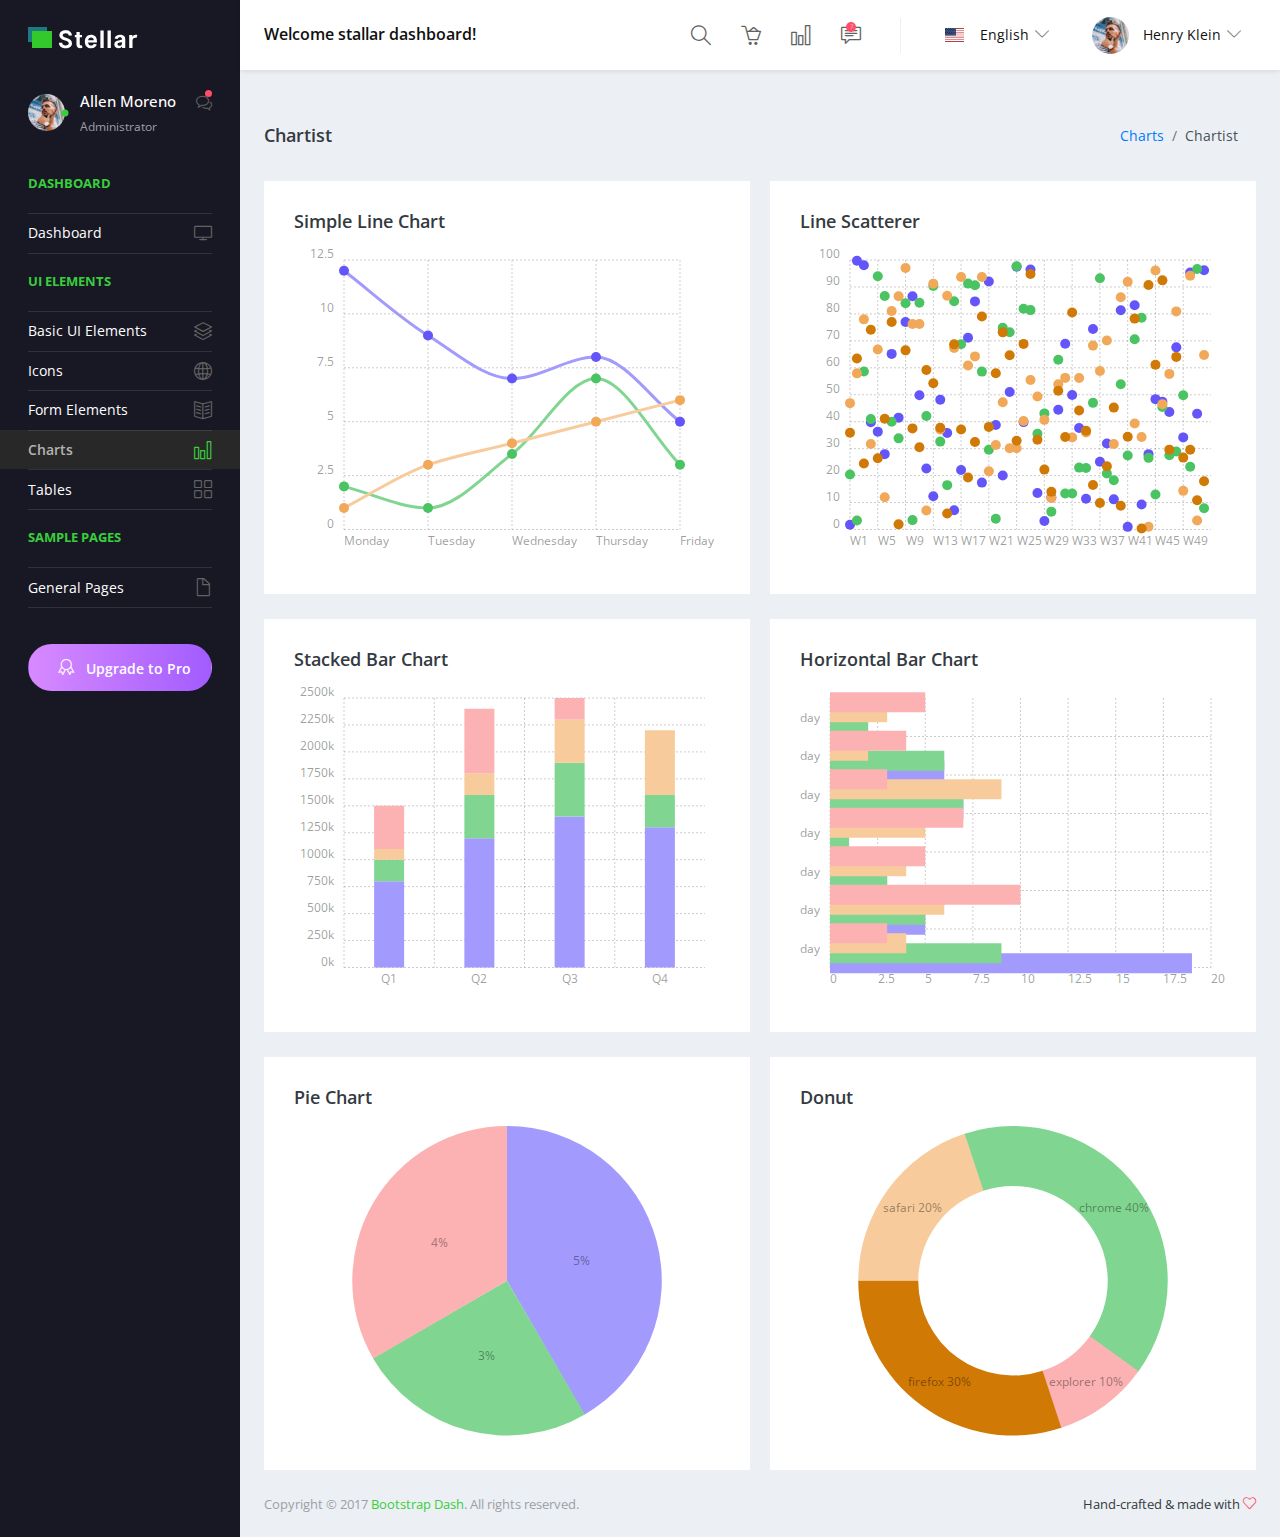
<file: Admin/pages/charts/chartist.html>
<!DOCTYPE html>
<html lang="en">
  <head>
    <!-- Required meta tags -->
    <meta charset="utf-8">
    <meta name="viewport" content="width=device-width, initial-scale=1, shrink-to-fit=no">
    <title>Stellar Admin</title>
    <!-- plugins:css -->
    <link rel="stylesheet" href="../../vendors/simple-line-icons/css/simple-line-icons.css">
    <link rel="stylesheet" href="../../vendors/flag-icon-css/css/flag-icon.min.css">
    <link rel="stylesheet" href="../../vendors/css/vendor.bundle.base.css">
    <!-- endinject -->
    <!-- Plugin css for this page -->
    <link rel="stylesheet" href="../../vendors/chartist/chartist.min.css">
    <!-- End Plugin css for this page -->
    <!-- inject:css -->
    <!-- endinject -->
    <!-- Layout styles -->
    <link rel="stylesheet" href="../../css/style.css">
    <!-- End layout styles -->
    <link rel="shortcut icon" href="../../images/favicon.png" />
  </head>
  <body>
    <div class="container-scroller">
      <!-- partial:../../partials/_navbar.html -->
      <nav class="navbar default-layout-navbar col-lg-12 col-12 p-0 fixed-top d-flex flex-row">
        <div class="navbar-brand-wrapper d-flex align-items-center">
          <a class="navbar-brand brand-logo" href="../../index.html">
            <img src="../../images/logo.svg" alt="logo" class="logo-dark" />
          </a>
          <a class="navbar-brand brand-logo-mini" href="../../index.html"><img src="../../images/logo-mini.svg" alt="logo" /></a>
        </div>
        <div class="navbar-menu-wrapper d-flex align-items-center flex-grow-1">
          <h5 class="mb-0 font-weight-medium d-none d-lg-flex">Welcome stallar dashboard!</h5>
          <ul class="navbar-nav navbar-nav-right ml-auto">
            <form class="search-form d-none d-md-block" action="#">
              <i class="icon-magnifier"></i>
              <input type="search" class="form-control" placeholder="Search Here" title="Search here">
            </form>
            <li class="nav-item"><a href="#" class="nav-link"><i class="icon-basket-loaded"></i></a></li>
            <li class="nav-item"><a href="#" class="nav-link"><i class="icon-chart"></i></a></li>
            <li class="nav-item dropdown">
              <a class="nav-link count-indicator message-dropdown" id="messageDropdown" href="#" data-toggle="dropdown" aria-expanded="false">
                <i class="icon-speech"></i>
                <span class="count">7</span>
              </a>
              <div class="dropdown-menu dropdown-menu-right navbar-dropdown preview-list pb-0" aria-labelledby="messageDropdown">
                <a class="dropdown-item py-3">
                  <p class="mb-0 font-weight-medium float-left">You have 7 unread mails </p>
                  <span class="badge badge-pill badge-primary float-right">View all</span>
                </a>
                <div class="dropdown-divider"></div>
                <a class="dropdown-item preview-item">
                  <div class="preview-thumbnail">
                    <img src="../../images/faces/face10.jpg" alt="image" class="img-sm profile-pic"> </div>
                  <div class="preview-item-content flex-grow py-2">
                    <p class="preview-subject ellipsis font-weight-medium text-dark">Marian Garner </p>
                    <p class="font-weight-light small-text"> The meeting is cancelled </p>
                  </div>
                </a>
                <a class="dropdown-item preview-item">
                  <div class="preview-thumbnail">
                    <img src="../../images/faces/face12.jpg" alt="image" class="img-sm profile-pic"> </div>
                  <div class="preview-item-content flex-grow py-2">
                    <p class="preview-subject ellipsis font-weight-medium text-dark">David Grey </p>
                    <p class="font-weight-light small-text"> The meeting is cancelled </p>
                  </div>
                </a>
                <a class="dropdown-item preview-item">
                  <div class="preview-thumbnail">
                    <img src="../../images/faces/face1.jpg" alt="image" class="img-sm profile-pic"> </div>
                  <div class="preview-item-content flex-grow py-2">
                    <p class="preview-subject ellipsis font-weight-medium text-dark">Travis Jenkins </p>
                    <p class="font-weight-light small-text"> The meeting is cancelled </p>
                  </div>
                </a>
              </div>
            </li>
            <li class="nav-item dropdown language-dropdown d-none d-sm-flex align-items-center">
              <a class="nav-link d-flex align-items-center dropdown-toggle" id="LanguageDropdown" href="#" data-toggle="dropdown" aria-expanded="false">
                <div class="d-inline-flex mr-3">
                  <i class="flag-icon flag-icon-us"></i>
                </div>
                <span class="profile-text font-weight-normal">English</span>
              </a>
              <div class="dropdown-menu dropdown-menu-left navbar-dropdown py-2" aria-labelledby="LanguageDropdown">
                <a class="dropdown-item">
                  <i class="flag-icon flag-icon-us"></i> English </a>
                <a class="dropdown-item">
                  <i class="flag-icon flag-icon-fr"></i> French </a>
                <a class="dropdown-item">
                  <i class="flag-icon flag-icon-ae"></i> Arabic </a>
                <a class="dropdown-item">
                  <i class="flag-icon flag-icon-ru"></i> Russian </a>
              </div>
            </li>
            <li class="nav-item dropdown d-none d-xl-inline-flex user-dropdown">
              <a class="nav-link dropdown-toggle" id="UserDropdown" href="#" data-toggle="dropdown" aria-expanded="false">
                <img class="img-xs rounded-circle ml-2" src="../../images/faces/face8.jpg" alt="Profile image"> <span class="font-weight-normal"> Henry Klein </span></a>
              <div class="dropdown-menu dropdown-menu-right navbar-dropdown" aria-labelledby="UserDropdown">
                <div class="dropdown-header text-center">
                  <img class="img-md rounded-circle" src="../../images/faces/face8.jpg" alt="Profile image">
                  <p class="mb-1 mt-3">Allen Moreno</p>
                  <p class="font-weight-light text-muted mb-0">allenmoreno@gmail.com</p>
                </div>
                <a class="dropdown-item"><i class="dropdown-item-icon icon-user text-primary"></i> My Profile <span class="badge badge-pill badge-danger">1</span></a>
                <a class="dropdown-item"><i class="dropdown-item-icon icon-speech text-primary"></i> Messages</a>
                <a class="dropdown-item"><i class="dropdown-item-icon icon-energy text-primary"></i> Activity</a>
                <a class="dropdown-item"><i class="dropdown-item-icon icon-question text-primary"></i> FAQ</a>
                <a class="dropdown-item"><i class="dropdown-item-icon icon-power text-primary"></i>Sign Out</a>
              </div>
            </li>
          </ul>
          <button class="navbar-toggler navbar-toggler-right d-lg-none align-self-center" type="button" data-toggle="offcanvas">
            <span class="icon-menu"></span>
          </button>
        </div>
      </nav>
      <!-- partial -->
      <div class="container-fluid page-body-wrapper">
        <!-- partial:../../partials/_sidebar.html -->
        <nav class="sidebar sidebar-offcanvas" id="sidebar">
          <ul class="nav">
            <li class="nav-item nav-profile">
              <a href="#" class="nav-link">
                <div class="profile-image">
                  <img class="img-xs rounded-circle" src="../../images/faces/face8.jpg" alt="profile image">
                  <div class="dot-indicator bg-success"></div>
                </div>
                <div class="text-wrapper">
                  <p class="profile-name">Allen Moreno</p>
                  <p class="designation">Administrator</p>
                </div>
                <div class="icon-container">
                  <i class="icon-bubbles"></i>
                  <div class="dot-indicator bg-danger"></div>
                </div>
              </a>
            </li>
            <li class="nav-item nav-category">
              <span class="nav-link">Dashboard</span>
            </li>
            <li class="nav-item">
              <a class="nav-link" href="../../index.html">
                <span class="menu-title">Dashboard</span>
                <i class="icon-screen-desktop menu-icon"></i>
              </a>
            </li>
            <li class="nav-item nav-category"><span class="nav-link">UI Elements</span></li>
            <li class="nav-item">
              <a class="nav-link" data-toggle="collapse" href="#ui-basic" aria-expanded="false" aria-controls="ui-basic">
                <span class="menu-title">Basic UI Elements</span>
                <i class="icon-layers menu-icon"></i>
              </a>
              <div class="collapse" id="ui-basic">
                <ul class="nav flex-column sub-menu">
                  <li class="nav-item"> <a class="nav-link" href="../../pages/ui-features/buttons.html">Buttons</a></li>
                  <li class="nav-item"> <a class="nav-link" href="../../pages/ui-features/typography.html">Typography</a></li>
                </ul>
              </div>
            </li>
            <li class="nav-item">
              <a class="nav-link" href="../../pages/icons/simple-line-icons.html">
                <span class="menu-title">Icons</span>
                <i class="icon-globe menu-icon"></i>
              </a>
            </li>
            <li class="nav-item">
              <a class="nav-link" href="../../pages/forms/basic_elements.html">
                <span class="menu-title">Form Elements</span>
                <i class="icon-book-open menu-icon"></i>
              </a>
            </li>
            <li class="nav-item">
              <a class="nav-link" href="../../pages/charts/chartist.html">
                <span class="menu-title">Charts</span>
                <i class="icon-chart menu-icon"></i>
              </a>
            </li>
            <li class="nav-item">
              <a class="nav-link" href="../../pages/tables/basic-table.html">
                <span class="menu-title">Tables</span>
                <i class="icon-grid menu-icon"></i>
              </a>
            </li>
            <li class="nav-item nav-category"><span class="nav-link">Sample Pages</span></li>
            <li class="nav-item">
              <a class="nav-link" data-toggle="collapse" href="#auth" aria-expanded="false" aria-controls="auth">
                <span class="menu-title">General Pages</span>
                <i class="icon-doc menu-icon"></i>
              </a>
              <div class="collapse" id="auth">
                <ul class="nav flex-column sub-menu">
                  <li class="nav-item"> <a class="nav-link" href="../../pages/samples/login.html"> Login </a></li>
                  <li class="nav-item"> <a class="nav-link" href="../../pages/samples/register.html"> Register </a></li>
                  <li class="nav-item"> <a class="nav-link" href="../../pages/samples/error-404.html"> 404 </a></li>
                  <li class="nav-item"> <a class="nav-link" href="../../pages/samples/error-500.html"> 500 </a></li>
                  <li class="nav-item"> <a class="nav-link" href="../../pages/samples/blank-page.html"> Blank Page </a></li>
                </ul>
              </div>
            </li>
            <li class="nav-item pro-upgrade">
              <span class="nav-link">
                <a class="btn btn-block px-0 btn-rounded btn-upgrade" href="https://www.bootstrapdash.com/product/stellar-admin-template/" target="_blank"> <i class="icon-badge mx-2"></i> Upgrade to Pro</a>
              </span>
            </li>
          </ul>
        </nav>
        <!-- partial -->
        <div class="main-panel">
          <div class="content-wrapper">
            <div class="page-header">
              <h3 class="page-title"> Chartist </h3>
              <nav aria-label="breadcrumb">
                <ol class="breadcrumb">
                  <li class="breadcrumb-item"><a href="#">Charts</a></li>
                  <li class="breadcrumb-item active" aria-current="page">Chartist</li>
                </ol>
              </nav>
            </div>
            <div class="row">
              <div class="col-lg-6 grid-margin stretch-card">
                <div class="card">
                  <div class="card-body">
                    <h4 class="card-title">Simple Line chart</h4>
                    <div class="ct-chart ct-perfect-fourth" id="ct-chart-line"></div>
                  </div>
                </div>
              </div>
              <div class="col-lg-6 grid-margin stretch-card">
                <div class="card">
                  <div class="card-body">
                    <h4 class="card-title">Line scatterer</h4>
                    <div id="rickshaw-time-scale"></div>
                    <div class="ct-chart ct-perfect-fourth" id="ct-chart-line-scatterer"></div>
                  </div>
                </div>
              </div>
            </div>
            <div class="row">
              <div class="col-lg-6 grid-margin stretch-card">
                <div class="card">
                  <div class="card-body">
                    <h4 class="card-title">Stacked bar chart</h4>
                    <div class="ct-chart ct-perfect-fourth" id="ct-chart-stacked-bar"></div>
                  </div>
                </div>
              </div>
              <div class="col-lg-6 grid-margin stretch-card">
                <div class="card">
                  <div class="card-body">
                    <h4 class="card-title">Horizontal bar chart</h4>
                    <div class="ct-chart ct-perfect-fourth" id="ct-chart-horizontal-bar"></div>
                  </div>
                </div>
              </div>
            </div>
            <div class="row">
              <div class="col-lg-6 grid-margin stretch-card">
                <div class="card">
                  <div class="card-body">
                    <h4 class="card-title">Pie chart</h4>
                    <div class="ct-chart ct-perfect-fourth" id="ct-chart-pie"></div>
                  </div>
                </div>
              </div>
              <div class="col-lg-6 grid-margin stretch-card">
                <div class="card">
                  <div class="card-body">
                    <h4 class="card-title">Donut</h4>
                    <div class="ct-chart ct-perfect-fourth" id="ct-chart-donut"></div>
                  </div>
                </div>
              </div>
            </div>
          </div>
          <!-- content-wrapper ends -->
          <!-- partial:../../partials/_footer.html -->
          <footer class="footer">
            <div class="d-sm-flex justify-content-center justify-content-sm-between">
              <span class="text-muted text-center text-sm-left d-block d-sm-inline-block">Copyright © 2017 <a href="https://www.bootstrapdash.com/" target="_blank">Bootstrap Dash</a>. All rights reserved.</span>
              <span class="float-none float-sm-right d-block mt-1 mt-sm-0 text-center">Hand-crafted & made with <i class="icon-heart text-danger"></i></span>
            </div>
          </footer>
          <!-- partial -->
        </div>
        <!-- main-panel ends -->
      </div>
      <!-- page-body-wrapper ends -->
    </div>
    <!-- container-scroller -->
    <!-- plugins:js -->
    <script src="../../vendors/js/vendor.bundle.base.js"></script>
    <!-- endinject -->
    <!-- Plugin js for this page -->
    <script src="../../vendors/chartist/chartist.min.js"></script>
    <!-- End plugin js for this page -->
    <!-- inject:js -->
    <script src="../../js/off-canvas.js"></script>
    <script src="../../js/misc.js"></script>
    <!-- endinject -->
    <!-- Custom js for this page -->
    <script src="../../js/chartist.js"></script>
    <!-- End custom js for this page -->
  </body>
</html>
</file>
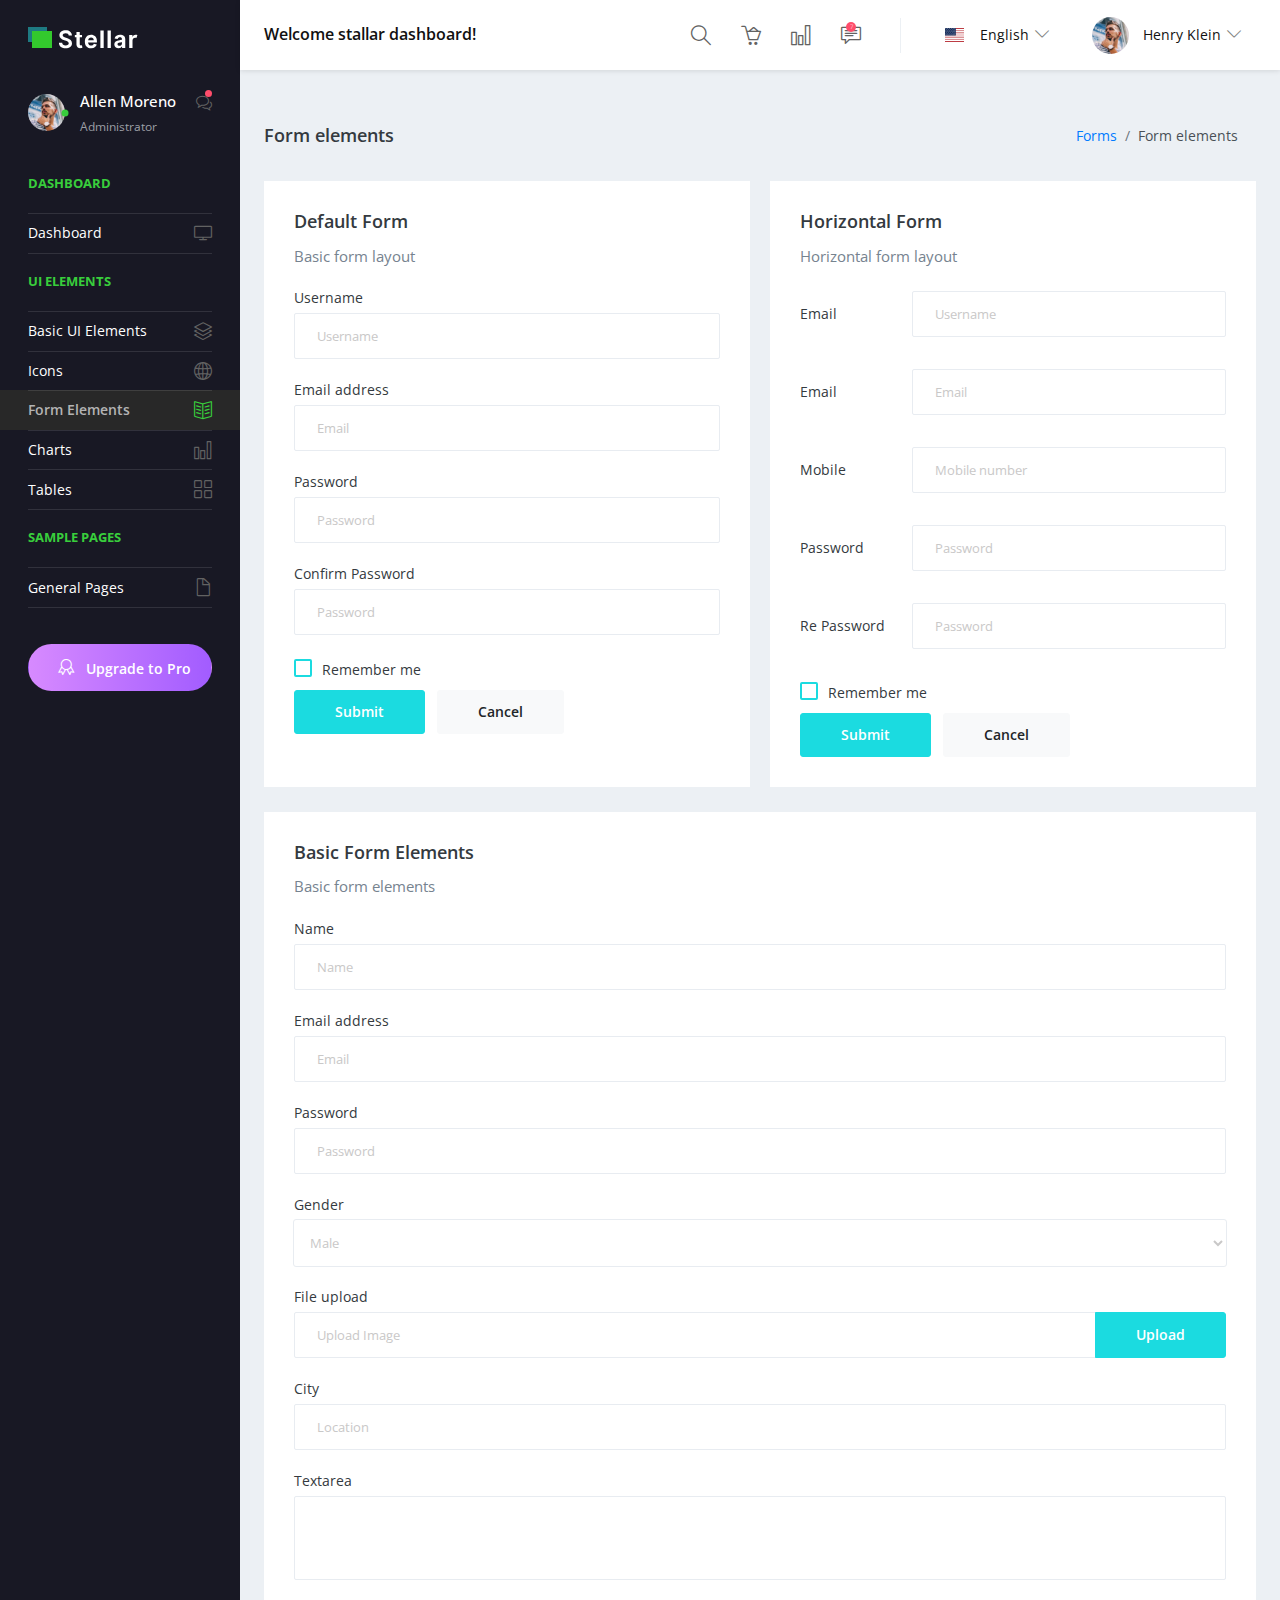
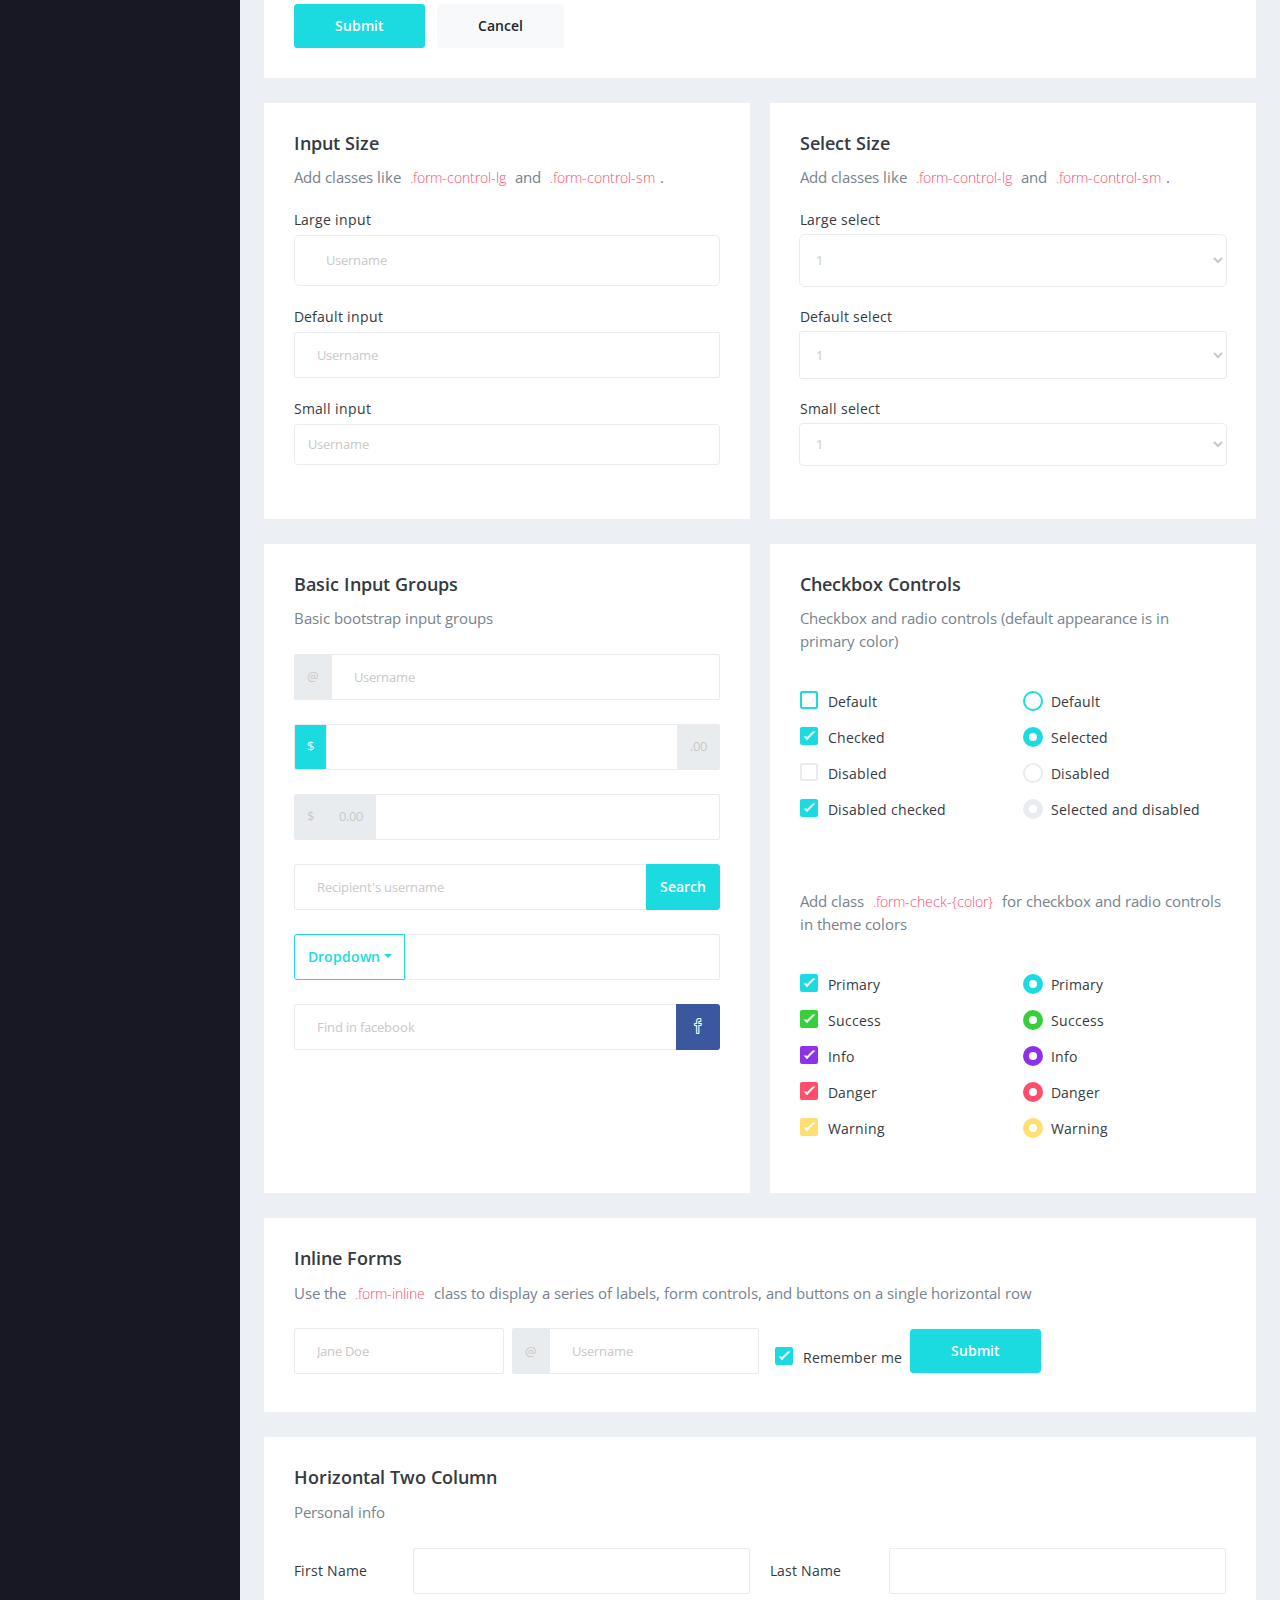
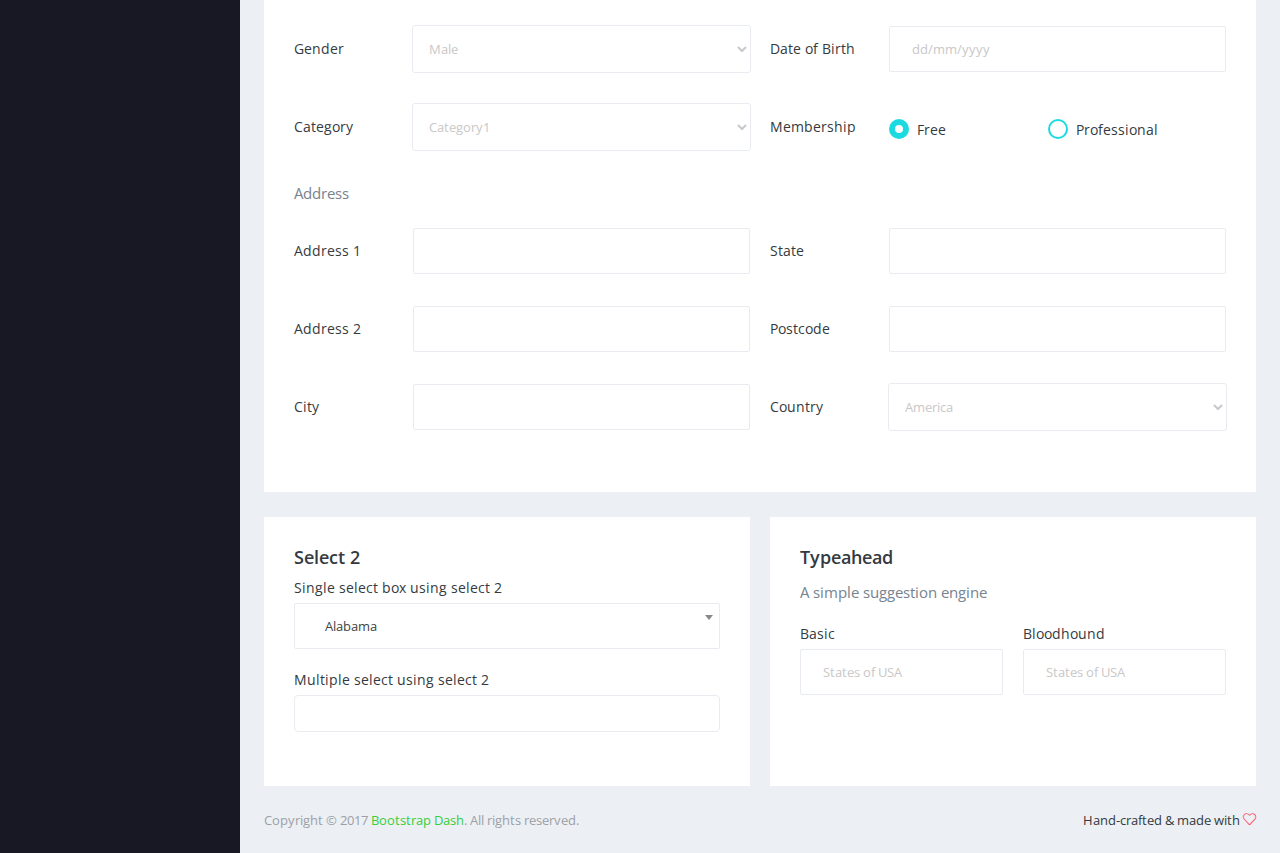
<file: Admin/pages/forms/basic_elements.html>
<!DOCTYPE html>
<html lang="en">
  <head>
    <!-- Required meta tags -->
    <meta charset="utf-8">
    <meta name="viewport" content="width=device-width, initial-scale=1, shrink-to-fit=no">
    <title>Stellar Admin</title>
    <!-- plugins:css -->
    <link rel="stylesheet" href="../../vendors/simple-line-icons/css/simple-line-icons.css">
    <link rel="stylesheet" href="../../vendors/flag-icon-css/css/flag-icon.min.css">
    <link rel="stylesheet" href="../../vendors/css/vendor.bundle.base.css">
    <!-- endinject -->
    <!-- Plugin css for this page -->
    <link rel="stylesheet" href="../../vendors/select2/select2.min.css">
    <link rel="stylesheet" href="../../vendors/select2-bootstrap-theme/select2-bootstrap.min.css">
    <!-- End plugin css for this page -->
    <!-- inject:css -->
    <!-- endinject -->
    <!-- Layout styles -->
    <link rel="stylesheet" href="../../css/style.css" <!-- End layout styles -->
    <link rel="shortcut icon" href="../../images/favicon.png" />
  </head>
  <body>
    <div class="container-scroller">
      <!-- partial:../../partials/_navbar.html -->
      <nav class="navbar default-layout-navbar col-lg-12 col-12 p-0 fixed-top d-flex flex-row">
        <div class="navbar-brand-wrapper d-flex align-items-center">
          <a class="navbar-brand brand-logo" href="../../index.html">
            <img src="../../images/logo.svg" alt="logo" class="logo-dark" />
          </a>
          <a class="navbar-brand brand-logo-mini" href="../../index.html"><img src="../../images/logo-mini.svg" alt="logo" /></a>
        </div>
        <div class="navbar-menu-wrapper d-flex align-items-center flex-grow-1">
          <h5 class="mb-0 font-weight-medium d-none d-lg-flex">Welcome stallar dashboard!</h5>
          <ul class="navbar-nav navbar-nav-right ml-auto">
            <form class="search-form d-none d-md-block" action="#">
              <i class="icon-magnifier"></i>
              <input type="search" class="form-control" placeholder="Search Here" title="Search here">
            </form>
            <li class="nav-item"><a href="#" class="nav-link"><i class="icon-basket-loaded"></i></a></li>
            <li class="nav-item"><a href="#" class="nav-link"><i class="icon-chart"></i></a></li>
            <li class="nav-item dropdown">
              <a class="nav-link count-indicator message-dropdown" id="messageDropdown" href="#" data-toggle="dropdown" aria-expanded="false">
                <i class="icon-speech"></i>
                <span class="count">7</span>
              </a>
              <div class="dropdown-menu dropdown-menu-right navbar-dropdown preview-list pb-0" aria-labelledby="messageDropdown">
                <a class="dropdown-item py-3">
                  <p class="mb-0 font-weight-medium float-left">You have 7 unread mails </p>
                  <span class="badge badge-pill badge-primary float-right">View all</span>
                </a>
                <div class="dropdown-divider"></div>
                <a class="dropdown-item preview-item">
                  <div class="preview-thumbnail">
                    <img src="../../images/faces/face10.jpg" alt="image" class="img-sm profile-pic"> </div>
                  <div class="preview-item-content flex-grow py-2">
                    <p class="preview-subject ellipsis font-weight-medium text-dark">Marian Garner </p>
                    <p class="font-weight-light small-text"> The meeting is cancelled </p>
                  </div>
                </a>
                <a class="dropdown-item preview-item">
                  <div class="preview-thumbnail">
                    <img src="../../images/faces/face12.jpg" alt="image" class="img-sm profile-pic"> </div>
                  <div class="preview-item-content flex-grow py-2">
                    <p class="preview-subject ellipsis font-weight-medium text-dark">David Grey </p>
                    <p class="font-weight-light small-text"> The meeting is cancelled </p>
                  </div>
                </a>
                <a class="dropdown-item preview-item">
                  <div class="preview-thumbnail">
                    <img src="../../images/faces/face1.jpg" alt="image" class="img-sm profile-pic"> </div>
                  <div class="preview-item-content flex-grow py-2">
                    <p class="preview-subject ellipsis font-weight-medium text-dark">Travis Jenkins </p>
                    <p class="font-weight-light small-text"> The meeting is cancelled </p>
                  </div>
                </a>
              </div>
            </li>
            <li class="nav-item dropdown language-dropdown d-none d-sm-flex align-items-center">
              <a class="nav-link d-flex align-items-center dropdown-toggle" id="LanguageDropdown" href="#" data-toggle="dropdown" aria-expanded="false">
                <div class="d-inline-flex mr-3">
                  <i class="flag-icon flag-icon-us"></i>
                </div>
                <span class="profile-text font-weight-normal">English</span>
              </a>
              <div class="dropdown-menu dropdown-menu-left navbar-dropdown py-2" aria-labelledby="LanguageDropdown">
                <a class="dropdown-item">
                  <i class="flag-icon flag-icon-us"></i> English </a>
                <a class="dropdown-item">
                  <i class="flag-icon flag-icon-fr"></i> French </a>
                <a class="dropdown-item">
                  <i class="flag-icon flag-icon-ae"></i> Arabic </a>
                <a class="dropdown-item">
                  <i class="flag-icon flag-icon-ru"></i> Russian </a>
              </div>
            </li>
            <li class="nav-item dropdown d-none d-xl-inline-flex user-dropdown">
              <a class="nav-link dropdown-toggle" id="UserDropdown" href="#" data-toggle="dropdown" aria-expanded="false">
                <img class="img-xs rounded-circle ml-2" src="../../images/faces/face8.jpg" alt="Profile image"> <span class="font-weight-normal"> Henry Klein </span></a>
              <div class="dropdown-menu dropdown-menu-right navbar-dropdown" aria-labelledby="UserDropdown">
                <div class="dropdown-header text-center">
                  <img class="img-md rounded-circle" src="../../images/faces/face8.jpg" alt="Profile image">
                  <p class="mb-1 mt-3">Allen Moreno</p>
                  <p class="font-weight-light text-muted mb-0">allenmoreno@gmail.com</p>
                </div>
                <a class="dropdown-item"><i class="dropdown-item-icon icon-user text-primary"></i> My Profile <span class="badge badge-pill badge-danger">1</span></a>
                <a class="dropdown-item"><i class="dropdown-item-icon icon-speech text-primary"></i> Messages</a>
                <a class="dropdown-item"><i class="dropdown-item-icon icon-energy text-primary"></i> Activity</a>
                <a class="dropdown-item"><i class="dropdown-item-icon icon-question text-primary"></i> FAQ</a>
                <a class="dropdown-item"><i class="dropdown-item-icon icon-power text-primary"></i>Sign Out</a>
              </div>
            </li>
          </ul>
          <button class="navbar-toggler navbar-toggler-right d-lg-none align-self-center" type="button" data-toggle="offcanvas">
            <span class="icon-menu"></span>
          </button>
        </div>
      </nav>
      <!-- partial -->
      <div class="container-fluid page-body-wrapper">
        <!-- partial:../../partials/_sidebar.html -->
        <nav class="sidebar sidebar-offcanvas" id="sidebar">
          <ul class="nav">
            <li class="nav-item nav-profile">
              <a href="#" class="nav-link">
                <div class="profile-image">
                  <img class="img-xs rounded-circle" src="../../images/faces/face8.jpg" alt="profile image">
                  <div class="dot-indicator bg-success"></div>
                </div>
                <div class="text-wrapper">
                  <p class="profile-name">Allen Moreno</p>
                  <p class="designation">Administrator</p>
                </div>
                <div class="icon-container">
                  <i class="icon-bubbles"></i>
                  <div class="dot-indicator bg-danger"></div>
                </div>
              </a>
            </li>
            <li class="nav-item nav-category">
              <span class="nav-link">Dashboard</span>
            </li>
            <li class="nav-item">
              <a class="nav-link" href="../../index.html">
                <span class="menu-title">Dashboard</span>
                <i class="icon-screen-desktop menu-icon"></i>
              </a>
            </li>
            <li class="nav-item nav-category"><span class="nav-link">UI Elements</span></li>
            <li class="nav-item">
              <a class="nav-link" data-toggle="collapse" href="#ui-basic" aria-expanded="false" aria-controls="ui-basic">
                <span class="menu-title">Basic UI Elements</span>
                <i class="icon-layers menu-icon"></i>
              </a>
              <div class="collapse" id="ui-basic">
                <ul class="nav flex-column sub-menu">
                  <li class="nav-item"> <a class="nav-link" href="../../pages/ui-features/buttons.html">Buttons</a></li>
                  <li class="nav-item"> <a class="nav-link" href="../../pages/ui-features/typography.html">Typography</a></li>
                </ul>
              </div>
            </li>
            <li class="nav-item">
              <a class="nav-link" href="../../pages/icons/simple-line-icons.html">
                <span class="menu-title">Icons</span>
                <i class="icon-globe menu-icon"></i>
              </a>
            </li>
            <li class="nav-item">
              <a class="nav-link" href="../../pages/forms/basic_elements.html">
                <span class="menu-title">Form Elements</span>
                <i class="icon-book-open menu-icon"></i>
              </a>
            </li>
            <li class="nav-item">
              <a class="nav-link" href="../../pages/charts/chartist.html">
                <span class="menu-title">Charts</span>
                <i class="icon-chart menu-icon"></i>
              </a>
            </li>
            <li class="nav-item">
              <a class="nav-link" href="../../pages/tables/basic-table.html">
                <span class="menu-title">Tables</span>
                <i class="icon-grid menu-icon"></i>
              </a>
            </li>
            <li class="nav-item nav-category"><span class="nav-link">Sample Pages</span></li>
            <li class="nav-item">
              <a class="nav-link" data-toggle="collapse" href="#auth" aria-expanded="false" aria-controls="auth">
                <span class="menu-title">General Pages</span>
                <i class="icon-doc menu-icon"></i>
              </a>
              <div class="collapse" id="auth">
                <ul class="nav flex-column sub-menu">
                  <li class="nav-item"> <a class="nav-link" href="../../pages/samples/login.html"> Login </a></li>
                  <li class="nav-item"> <a class="nav-link" href="../../pages/samples/register.html"> Register </a></li>
                  <li class="nav-item"> <a class="nav-link" href="../../pages/samples/error-404.html"> 404 </a></li>
                  <li class="nav-item"> <a class="nav-link" href="../../pages/samples/error-500.html"> 500 </a></li>
                  <li class="nav-item"> <a class="nav-link" href="../../pages/samples/blank-page.html"> Blank Page </a></li>
                </ul>
              </div>
            </li>
            <li class="nav-item pro-upgrade">
              <span class="nav-link">
                <a class="btn btn-block px-0 btn-rounded btn-upgrade" href="https://www.bootstrapdash.com/product/stellar-admin-template/" target="_blank"> <i class="icon-badge mx-2"></i> Upgrade to Pro</a>
              </span>
            </li>
          </ul>
        </nav>
        <!-- partial -->
        <div class="main-panel">
          <div class="content-wrapper">
            <div class="page-header">
              <h3 class="page-title"> Form elements </h3>
              <nav aria-label="breadcrumb">
                <ol class="breadcrumb">
                  <li class="breadcrumb-item"><a href="#">Forms</a></li>
                  <li class="breadcrumb-item active" aria-current="page">Form elements</li>
                </ol>
              </nav>
            </div>
            <div class="row">
              <div class="col-md-6 grid-margin stretch-card">
                <div class="card">
                  <div class="card-body">
                    <h4 class="card-title">Default form</h4>
                    <p class="card-description"> Basic form layout </p>
                    <form class="forms-sample">
                      <div class="form-group">
                        <label for="exampleInputUsername1">Username</label>
                        <input type="text" class="form-control" id="exampleInputUsername1" placeholder="Username">
                      </div>
                      <div class="form-group">
                        <label for="exampleInputEmail1">Email address</label>
                        <input type="email" class="form-control" id="exampleInputEmail1" placeholder="Email">
                      </div>
                      <div class="form-group">
                        <label for="exampleInputPassword1">Password</label>
                        <input type="password" class="form-control" id="exampleInputPassword1" placeholder="Password">
                      </div>
                      <div class="form-group">
                        <label for="exampleInputConfirmPassword1">Confirm Password</label>
                        <input type="password" class="form-control" id="exampleInputConfirmPassword1" placeholder="Password">
                      </div>
                      <div class="form-check form-check-flat form-check-primary">
                        <label class="form-check-label">
                          <input type="checkbox" class="form-check-input"> Remember me </label>
                      </div>
                      <button type="submit" class="btn btn-primary mr-2">Submit</button>
                      <button class="btn btn-light">Cancel</button>
                    </form>
                  </div>
                </div>
              </div>
              <div class="col-md-6 grid-margin stretch-card">
                <div class="card">
                  <div class="card-body">
                    <h4 class="card-title">Horizontal Form</h4>
                    <p class="card-description"> Horizontal form layout </p>
                    <form class="forms-sample">
                      <div class="form-group row">
                        <label for="exampleInputUsername2" class="col-sm-3 col-form-label">Email</label>
                        <div class="col-sm-9">
                          <input type="text" class="form-control" id="exampleInputUsername2" placeholder="Username">
                        </div>
                      </div>
                      <div class="form-group row">
                        <label for="exampleInputEmail2" class="col-sm-3 col-form-label">Email</label>
                        <div class="col-sm-9">
                          <input type="email" class="form-control" id="exampleInputEmail2" placeholder="Email">
                        </div>
                      </div>
                      <div class="form-group row">
                        <label for="exampleInputMobile" class="col-sm-3 col-form-label">Mobile</label>
                        <div class="col-sm-9">
                          <input type="text" class="form-control" id="exampleInputMobile" placeholder="Mobile number">
                        </div>
                      </div>
                      <div class="form-group row">
                        <label for="exampleInputPassword2" class="col-sm-3 col-form-label">Password</label>
                        <div class="col-sm-9">
                          <input type="password" class="form-control" id="exampleInputPassword2" placeholder="Password">
                        </div>
                      </div>
                      <div class="form-group row">
                        <label for="exampleInputConfirmPassword2" class="col-sm-3 col-form-label">Re Password</label>
                        <div class="col-sm-9">
                          <input type="password" class="form-control" id="exampleInputConfirmPassword2" placeholder="Password">
                        </div>
                      </div>
                      <div class="form-check form-check-flat form-check-primary">
                        <label class="form-check-label">
                          <input type="checkbox" class="form-check-input"> Remember me </label>
                      </div>
                      <button type="submit" class="btn btn-primary mr-2">Submit</button>
                      <button class="btn btn-light">Cancel</button>
                    </form>
                  </div>
                </div>
              </div>
              <div class="col-12 grid-margin stretch-card">
                <div class="card">
                  <div class="card-body">
                    <h4 class="card-title">Basic form elements</h4>
                    <p class="card-description"> Basic form elements </p>
                    <form class="forms-sample">
                      <div class="form-group">
                        <label for="exampleInputName1">Name</label>
                        <input type="text" class="form-control" id="exampleInputName1" placeholder="Name">
                      </div>
                      <div class="form-group">
                        <label for="exampleInputEmail3">Email address</label>
                        <input type="email" class="form-control" id="exampleInputEmail3" placeholder="Email">
                      </div>
                      <div class="form-group">
                        <label for="exampleInputPassword4">Password</label>
                        <input type="password" class="form-control" id="exampleInputPassword4" placeholder="Password">
                      </div>
                      <div class="form-group">
                        <label for="exampleSelectGender">Gender</label>
                        <select class="form-control" id="exampleSelectGender">
                          <option>Male</option>
                          <option>Female</option>
                        </select>
                      </div>
                      <div class="form-group">
                        <label>File upload</label>
                        <input type="file" name="img[]" class="file-upload-default">
                        <div class="input-group col-xs-12">
                          <input type="text" class="form-control file-upload-info" disabled placeholder="Upload Image">
                          <span class="input-group-append">
                            <button class="file-upload-browse btn btn-primary" type="button">Upload</button>
                          </span>
                        </div>
                      </div>
                      <div class="form-group">
                        <label for="exampleInputCity1">City</label>
                        <input type="text" class="form-control" id="exampleInputCity1" placeholder="Location">
                      </div>
                      <div class="form-group">
                        <label for="exampleTextarea1">Textarea</label>
                        <textarea class="form-control" id="exampleTextarea1" rows="4"></textarea>
                      </div>
                      <button type="submit" class="btn btn-primary mr-2">Submit</button>
                      <button class="btn btn-light">Cancel</button>
                    </form>
                  </div>
                </div>
              </div>
              <div class="col-md-6 grid-margin stretch-card">
                <div class="card">
                  <div class="card-body">
                    <h4 class="card-title">Input size</h4>
                    <p class="card-description"> Add classes like <code>.form-control-lg</code> and <code>.form-control-sm</code>. </p>
                    <div class="form-group">
                      <label>Large input</label>
                      <input type="text" class="form-control form-control-lg" placeholder="Username" aria-label="Username">
                    </div>
                    <div class="form-group">
                      <label>Default input</label>
                      <input type="text" class="form-control" placeholder="Username" aria-label="Username">
                    </div>
                    <div class="form-group">
                      <label>Small input</label>
                      <input type="text" class="form-control form-control-sm" placeholder="Username" aria-label="Username">
                    </div>
                  </div>
                </div>
              </div>
              <div class="col-md-6 grid-margin stretch-card">
                <div class="card">
                  <div class="card-body">
                    <h4 class="card-title">Select size</h4>
                    <p class="card-description"> Add classes like <code>.form-control-lg</code> and <code>.form-control-sm</code>. </p>
                    <div class="form-group">
                      <label for="exampleFormControlSelect1">Large select</label>
                      <select class="form-control form-control-lg" id="exampleFormControlSelect1">
                        <option>1</option>
                        <option>2</option>
                        <option>3</option>
                        <option>4</option>
                        <option>5</option>
                      </select>
                    </div>
                    <div class="form-group">
                      <label for="exampleFormControlSelect2">Default select</label>
                      <select class="form-control" id="exampleFormControlSelect2">
                        <option>1</option>
                        <option>2</option>
                        <option>3</option>
                        <option>4</option>
                        <option>5</option>
                      </select>
                    </div>
                    <div class="form-group">
                      <label for="exampleFormControlSelect3">Small select</label>
                      <select class="form-control form-control-sm" id="exampleFormControlSelect3">
                        <option>1</option>
                        <option>2</option>
                        <option>3</option>
                        <option>4</option>
                        <option>5</option>
                      </select>
                    </div>
                  </div>
                </div>
              </div>
              <div class="col-md-6 grid-margin stretch-card">
                <div class="card">
                  <div class="card-body">
                    <h4 class="card-title">Basic input groups</h4>
                    <p class="card-description"> Basic bootstrap input groups </p>
                    <div class="form-group">
                      <div class="input-group">
                        <div class="input-group-prepend">
                          <span class="input-group-text">@</span>
                        </div>
                        <input type="text" class="form-control" placeholder="Username" aria-label="Username" aria-describedby="basic-addon1">
                      </div>
                    </div>
                    <div class="form-group">
                      <div class="input-group">
                        <div class="input-group-prepend">
                          <span class="input-group-text bg-primary text-white">$</span>
                        </div>
                        <input type="text" class="form-control" aria-label="Amount (to the nearest dollar)">
                        <div class="input-group-append">
                          <span class="input-group-text">.00</span>
                        </div>
                      </div>
                    </div>
                    <div class="form-group">
                      <div class="input-group">
                        <div class="input-group-prepend">
                          <span class="input-group-text">$</span>
                        </div>
                        <div class="input-group-prepend">
                          <span class="input-group-text">0.00</span>
                        </div>
                        <input type="text" class="form-control" aria-label="Amount (to the nearest dollar)">
                      </div>
                    </div>
                    <div class="form-group">
                      <div class="input-group">
                        <input type="text" class="form-control" placeholder="Recipient's username" aria-label="Recipient's username" aria-describedby="basic-addon2">
                        <div class="input-group-append">
                          <button class="btn btn-sm btn-primary" type="button">Search</button>
                        </div>
                      </div>
                    </div>
                    <div class="form-group">
                      <div class="input-group">
                        <div class="input-group-prepend">
                          <button class="btn btn-sm btn-outline-primary dropdown-toggle" type="button" data-toggle="dropdown" aria-haspopup="true" aria-expanded="false">Dropdown</button>
                          <div class="dropdown-menu">
                            <a class="dropdown-item" href="#">Action</a>
                            <a class="dropdown-item" href="#">Another action</a>
                            <a class="dropdown-item" href="#">Something else here</a>
                            <div role="separator" class="dropdown-divider"></div>
                            <a class="dropdown-item" href="#">Separated link</a>
                          </div>
                        </div>
                        <input type="text" class="form-control" aria-label="Text input with dropdown button">
                      </div>
                    </div>
                    <div class="form-group">
                      <div class="input-group">
                        <input type="text" class="form-control" placeholder="Find in facebook" aria-label="Recipient's username" aria-describedby="basic-addon2">
                        <div class="input-group-append">
                          <button class="btn btn-sm btn-facebook" type="button">
                            <i class="icon-social-facebook"></i>
                          </button>
                        </div>
                      </div>
                    </div>
                  </div>
                </div>
              </div>
              <div class="col-md-6 grid-margin stretch-card">
                <div class="card">
                  <div class="card-body">
                    <h4 class="card-title">Checkbox Controls</h4>
                    <p class="card-description">Checkbox and radio controls (default appearance is in primary color)</p>
                    <form>
                      <div class="row">
                        <div class="col-md-6">
                          <div class="form-group">
                            <div class="form-check">
                              <label class="form-check-label">
                                <input type="checkbox" class="form-check-input"> Default </label>
                            </div>
                            <div class="form-check">
                              <label class="form-check-label">
                                <input type="checkbox" class="form-check-input" checked> Checked </label>
                            </div>
                            <div class="form-check">
                              <label class="form-check-label">
                                <input type="checkbox" class="form-check-input" disabled> Disabled </label>
                            </div>
                            <div class="form-check">
                              <label class="form-check-label">
                                <input type="checkbox" class="form-check-input" disabled checked> Disabled checked </label>
                            </div>
                          </div>
                        </div>
                        <div class="col-md-6">
                          <div class="form-group">
                            <div class="form-check">
                              <label class="form-check-label">
                                <input type="radio" class="form-check-input" name="optionsRadios" id="optionsRadios1" value=""> Default </label>
                            </div>
                            <div class="form-check">
                              <label class="form-check-label">
                                <input type="radio" class="form-check-input" name="optionsRadios" id="optionsRadios2" value="option2" checked> Selected </label>
                            </div>
                            <div class="form-check">
                              <label class="form-check-label">
                                <input type="radio" class="form-check-input" name="optionsRadios2" id="optionsRadios3" value="option3" disabled> Disabled </label>
                            </div>
                            <div class="form-check">
                              <label class="form-check-label">
                                <input type="radio" class="form-check-input" name="optionsRadio2" id="optionsRadios4" value="option4" disabled checked> Selected and disabled </label>
                            </div>
                          </div>
                        </div>
                      </div>
                    </form>
                  </div>
                  <div class="card-body">
                    <p class="card-description">Add class <code>.form-check-{color}</code> for checkbox and radio controls in theme colors</p>
                    <form>
                      <div class="row">
                        <div class="col-md-6">
                          <div class="form-group">
                            <div class="form-check form-check-primary">
                              <label class="form-check-label">
                                <input type="checkbox" class="form-check-input" checked> Primary </label>
                            </div>
                            <div class="form-check form-check-success">
                              <label class="form-check-label">
                                <input type="checkbox" class="form-check-input" checked> Success </label>
                            </div>
                            <div class="form-check form-check-info">
                              <label class="form-check-label">
                                <input type="checkbox" class="form-check-input" checked> Info </label>
                            </div>
                            <div class="form-check form-check-danger">
                              <label class="form-check-label">
                                <input type="checkbox" class="form-check-input" checked> Danger </label>
                            </div>
                            <div class="form-check form-check-warning">
                              <label class="form-check-label">
                                <input type="checkbox" class="form-check-input" checked> Warning </label>
                            </div>
                          </div>
                        </div>
                        <div class="col-md-6">
                          <div class="form-group">
                            <div class="form-check form-check-primary">
                              <label class="form-check-label">
                                <input type="radio" class="form-check-input" name="ExampleRadio1" id="ExampleRadio1" checked> Primary </label>
                            </div>
                            <div class="form-check form-check-success">
                              <label class="form-check-label">
                                <input type="radio" class="form-check-input" name="ExampleRadio2" id="ExampleRadio2" checked> Success </label>
                            </div>
                            <div class="form-check form-check-info">
                              <label class="form-check-label">
                                <input type="radio" class="form-check-input" name="ExampleRadio3" id="ExampleRadio3" checked> Info </label>
                            </div>
                            <div class="form-check form-check-danger">
                              <label class="form-check-label">
                                <input type="radio" class="form-check-input" name="ExampleRadio4" id="ExampleRadio4" checked> Danger </label>
                            </div>
                            <div class="form-check form-check-warning">
                              <label class="form-check-label">
                                <input type="radio" class="form-check-input" name="ExampleRadio5" id="ExampleRadio5" checked> Warning </label>
                            </div>
                          </div>
                        </div>
                      </div>
                    </form>
                  </div>
                </div>
              </div>
              <div class="col-12 grid-margin stretch-card">
                <div class="card">
                  <div class="card-body">
                    <h4 class="card-title">Inline forms</h4>
                    <p class="card-description"> Use the <code>.form-inline</code> class to display a series of labels, form controls, and buttons on a single horizontal row </p>
                    <form class="form-inline">
                      <label class="sr-only" for="inlineFormInputName2">Name</label>
                      <input type="text" class="form-control mb-2 mr-sm-2" id="inlineFormInputName2" placeholder="Jane Doe">
                      <label class="sr-only" for="inlineFormInputGroupUsername2">Username</label>
                      <div class="input-group mb-2 mr-sm-2">
                        <div class="input-group-prepend">
                          <div class="input-group-text">@</div>
                        </div>
                        <input type="text" class="form-control" id="inlineFormInputGroupUsername2" placeholder="Username">
                      </div>
                      <div class="form-check mx-sm-2">
                        <label class="form-check-label">
                          <input type="checkbox" class="form-check-input" checked> Remember me </label>
                      </div>
                      <button type="submit" class="btn btn-primary mb-2">Submit</button>
                    </form>
                  </div>
                </div>
              </div>
              <div class="col-12 grid-margin">
                <div class="card">
                  <div class="card-body">
                    <h4 class="card-title">Horizontal Two column</h4>
                    <form class="form-sample">
                      <p class="card-description"> Personal info </p>
                      <div class="row">
                        <div class="col-md-6">
                          <div class="form-group row">
                            <label class="col-sm-3 col-form-label">First Name</label>
                            <div class="col-sm-9">
                              <input type="text" class="form-control" />
                            </div>
                          </div>
                        </div>
                        <div class="col-md-6">
                          <div class="form-group row">
                            <label class="col-sm-3 col-form-label">Last Name</label>
                            <div class="col-sm-9">
                              <input type="text" class="form-control" />
                            </div>
                          </div>
                        </div>
                      </div>
                      <div class="row">
                        <div class="col-md-6">
                          <div class="form-group row">
                            <label class="col-sm-3 col-form-label">Gender</label>
                            <div class="col-sm-9">
                              <select class="form-control">
                                <option>Male</option>
                                <option>Female</option>
                              </select>
                            </div>
                          </div>
                        </div>
                        <div class="col-md-6">
                          <div class="form-group row">
                            <label class="col-sm-3 col-form-label">Date of Birth</label>
                            <div class="col-sm-9">
                              <input class="form-control" placeholder="dd/mm/yyyy" />
                            </div>
                          </div>
                        </div>
                      </div>
                      <div class="row">
                        <div class="col-md-6">
                          <div class="form-group row">
                            <label class="col-sm-3 col-form-label">Category</label>
                            <div class="col-sm-9">
                              <select class="form-control">
                                <option>Category1</option>
                                <option>Category2</option>
                                <option>Category3</option>
                                <option>Category4</option>
                              </select>
                            </div>
                          </div>
                        </div>
                        <div class="col-md-6">
                          <div class="form-group row">
                            <label class="col-sm-3 col-form-label">Membership</label>
                            <div class="col-sm-4">
                              <div class="form-check">
                                <label class="form-check-label">
                                  <input type="radio" class="form-check-input" name="membershipRadios" id="membershipRadios1" value="" checked> Free </label>
                              </div>
                            </div>
                            <div class="col-sm-5">
                              <div class="form-check">
                                <label class="form-check-label">
                                  <input type="radio" class="form-check-input" name="membershipRadios" id="membershipRadios2" value="option2"> Professional </label>
                              </div>
                            </div>
                          </div>
                        </div>
                      </div>
                      <p class="card-description"> Address </p>
                      <div class="row">
                        <div class="col-md-6">
                          <div class="form-group row">
                            <label class="col-sm-3 col-form-label">Address 1</label>
                            <div class="col-sm-9">
                              <input type="text" class="form-control" />
                            </div>
                          </div>
                        </div>
                        <div class="col-md-6">
                          <div class="form-group row">
                            <label class="col-sm-3 col-form-label">State</label>
                            <div class="col-sm-9">
                              <input type="text" class="form-control" />
                            </div>
                          </div>
                        </div>
                      </div>
                      <div class="row">
                        <div class="col-md-6">
                          <div class="form-group row">
                            <label class="col-sm-3 col-form-label">Address 2</label>
                            <div class="col-sm-9">
                              <input type="text" class="form-control" />
                            </div>
                          </div>
                        </div>
                        <div class="col-md-6">
                          <div class="form-group row">
                            <label class="col-sm-3 col-form-label">Postcode</label>
                            <div class="col-sm-9">
                              <input type="text" class="form-control" />
                            </div>
                          </div>
                        </div>
                      </div>
                      <div class="row">
                        <div class="col-md-6">
                          <div class="form-group row">
                            <label class="col-sm-3 col-form-label">City</label>
                            <div class="col-sm-9">
                              <input type="text" class="form-control" />
                            </div>
                          </div>
                        </div>
                        <div class="col-md-6">
                          <div class="form-group row">
                            <label class="col-sm-3 col-form-label">Country</label>
                            <div class="col-sm-9">
                              <select class="form-control">
                                <option>America</option>
                                <option>Italy</option>
                                <option>Russia</option>
                                <option>Britain</option>
                              </select>
                            </div>
                          </div>
                        </div>
                      </div>
                    </form>
                  </div>
                </div>
              </div>
              <div class="col-md-6 grid-margin stretch-card">
                <div class="card">
                  <div class="card-body">
                    <h4 class="card-title">Select 2</h4>
                    <div class="form-group">
                      <label>Single select box using select 2</label>
                      <select class="js-example-basic-single" style="width:100%">
                        <option value="AL">Alabama</option>
                        <option value="WY">Wyoming</option>
                        <option value="AM">America</option>
                        <option value="CA">Canada</option>
                        <option value="RU">Russia</option>
                      </select>
                    </div>
                    <div class="form-group">
                      <label>Multiple select using select 2</label>
                      <select class="js-example-basic-multiple" multiple="multiple" style="width:100%">
                        <option value="AL">Alabama</option>
                        <option value="WY">Wyoming</option>
                        <option value="AM">America</option>
                        <option value="CA">Canada</option>
                        <option value="RU">Russia</option>
                      </select>
                    </div>
                  </div>
                </div>
              </div>
              <div class="col-md-6 grid-margin stretch-card">
                <div class="card">
                  <div class="card-body">
                    <h4 class="card-title">Typeahead</h4>
                    <p class="card-description"> A simple suggestion engine </p>
                    <div class="form-group row">
                      <div class="col">
                        <label>Basic</label>
                        <div id="the-basics">
                          <input class="typeahead form-control" type="text" placeholder="States of USA">
                        </div>
                      </div>
                      <div class="col">
                        <label>Bloodhound</label>
                        <div id="bloodhound">
                          <input class="typeahead form-control" type="text" placeholder="States of USA">
                        </div>
                      </div>
                    </div>
                  </div>
                </div>
              </div>
            </div>
          </div>
          <!-- content-wrapper ends -->
          <!-- partial:../../partials/_footer.html -->
          <footer class="footer">
            <div class="d-sm-flex justify-content-center justify-content-sm-between">
              <span class="text-muted text-center text-sm-left d-block d-sm-inline-block">Copyright © 2017 <a href="https://www.bootstrapdash.com/" target="_blank">Bootstrap Dash</a>. All rights reserved.</span>
              <span class="float-none float-sm-right d-block mt-1 mt-sm-0 text-center">Hand-crafted & made with <i class="icon-heart text-danger"></i></span>
            </div>
          </footer>
          <!-- partial -->
        </div>
        <!-- main-panel ends -->
      </div>
      <!-- page-body-wrapper ends -->
    </div>
    <!-- container-scroller -->
    <!-- plugins:js -->
    <script src="../../vendors/js/vendor.bundle.base.js"></script>
    <!-- endinject -->
    <!-- Plugin js for this page -->
    <script src="../../vendors/select2/select2.min.js"></script>
    <script src="../../vendors/typeahead.js/typeahead.bundle.min.js"></script>
    <!-- End plugin js for this page -->
    <!-- inject:js -->
    <script src="../../js/off-canvas.js"></script>
    <script src="../../js/misc.js"></script>
    <!-- endinject -->
    <!-- Custom js for this page -->
    <script src="../../js/typeahead.js"></script>
    <script src="../../js/select2.js"></script>
    <!-- End custom js for this page -->
  </body>
</html>
</file>
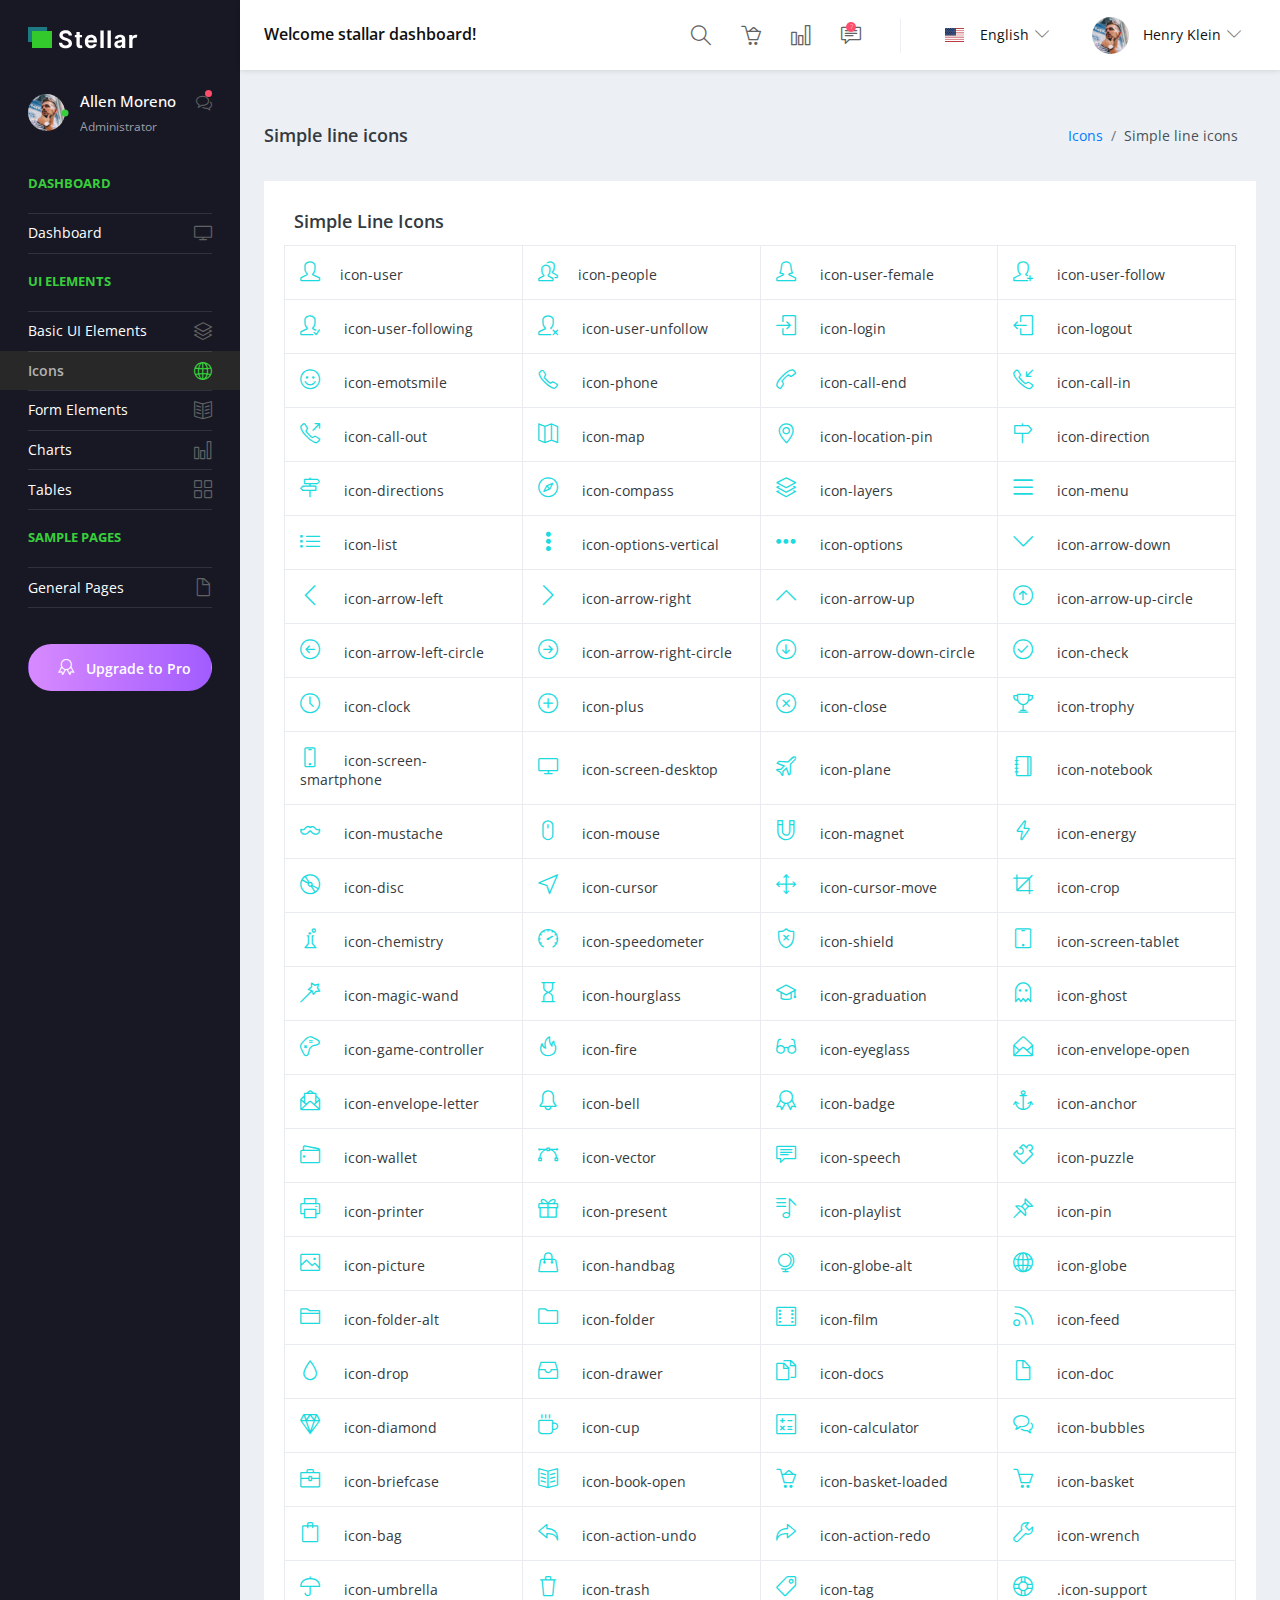
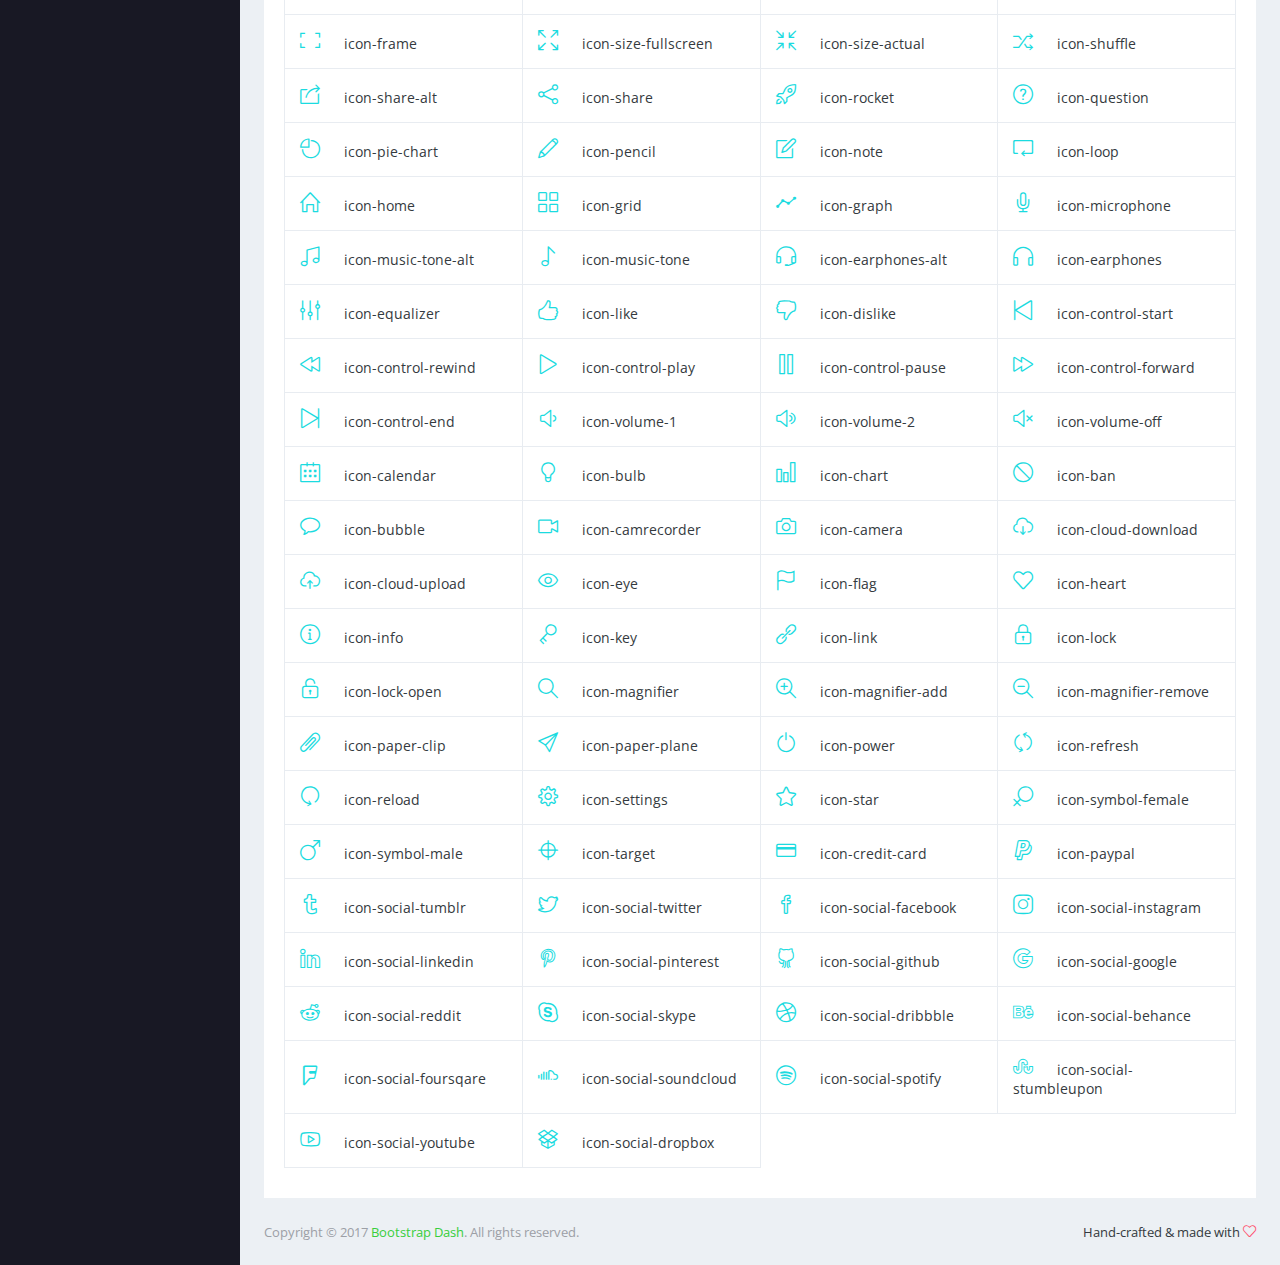
<file: Admin/pages/icons/simple-line-icons.html>
<!DOCTYPE html>
<html lang="en">
  <head>
    <!-- Required meta tags -->
    <meta charset="utf-8">
    <meta name="viewport" content="width=device-width, initial-scale=1, shrink-to-fit=no">
    <title>Stellar Admin</title>
    <!-- plugins:css -->
    <link rel="stylesheet" href="../../vendors/simple-line-icons/css/simple-line-icons.css">
    <link rel="stylesheet" href="../../vendors/flag-icon-css/css/flag-icon.min.css">
    <link rel="stylesheet" href="../../vendors/css/vendor.bundle.base.css">
    <!-- endinject -->
    <!-- Plugin css for this page -->
    <!-- End plugin css for this page -->
    <!-- inject:css -->
    <!-- endinject -->
    <!-- Layout styles -->
    <link rel="stylesheet" href="../../css/style.css" <!-- End layout styles -->
    <link rel="shortcut icon" href="../../images/favicon.png" />
  </head>
  <body>
    <div class="container-scroller">
      <!-- partial:../../partials/_navbar.html -->
      <nav class="navbar default-layout-navbar col-lg-12 col-12 p-0 fixed-top d-flex flex-row">
        <div class="navbar-brand-wrapper d-flex align-items-center">
          <a class="navbar-brand brand-logo" href="../../index.html">
            <img src="../../images/logo.svg" alt="logo" class="logo-dark" />
          </a>
          <a class="navbar-brand brand-logo-mini" href="../../index.html"><img src="../../images/logo-mini.svg" alt="logo" /></a>
        </div>
        <div class="navbar-menu-wrapper d-flex align-items-center flex-grow-1">
          <h5 class="mb-0 font-weight-medium d-none d-lg-flex">Welcome stallar dashboard!</h5>
          <ul class="navbar-nav navbar-nav-right ml-auto">
            <form class="search-form d-none d-md-block" action="#">
              <i class="icon-magnifier"></i>
              <input type="search" class="form-control" placeholder="Search Here" title="Search here">
            </form>
            <li class="nav-item"><a href="#" class="nav-link"><i class="icon-basket-loaded"></i></a></li>
            <li class="nav-item"><a href="#" class="nav-link"><i class="icon-chart"></i></a></li>
            <li class="nav-item dropdown">
              <a class="nav-link count-indicator message-dropdown" id="messageDropdown" href="#" data-toggle="dropdown" aria-expanded="false">
                <i class="icon-speech"></i>
                <span class="count">7</span>
              </a>
              <div class="dropdown-menu dropdown-menu-right navbar-dropdown preview-list pb-0" aria-labelledby="messageDropdown">
                <a class="dropdown-item py-3">
                  <p class="mb-0 font-weight-medium float-left">You have 7 unread mails </p>
                  <span class="badge badge-pill badge-primary float-right">View all</span>
                </a>
                <div class="dropdown-divider"></div>
                <a class="dropdown-item preview-item">
                  <div class="preview-thumbnail">
                    <img src="../../images/faces/face10.jpg" alt="image" class="img-sm profile-pic"> </div>
                  <div class="preview-item-content flex-grow py-2">
                    <p class="preview-subject ellipsis font-weight-medium text-dark">Marian Garner </p>
                    <p class="font-weight-light small-text"> The meeting is cancelled </p>
                  </div>
                </a>
                <a class="dropdown-item preview-item">
                  <div class="preview-thumbnail">
                    <img src="../../images/faces/face12.jpg" alt="image" class="img-sm profile-pic"> </div>
                  <div class="preview-item-content flex-grow py-2">
                    <p class="preview-subject ellipsis font-weight-medium text-dark">David Grey </p>
                    <p class="font-weight-light small-text"> The meeting is cancelled </p>
                  </div>
                </a>
                <a class="dropdown-item preview-item">
                  <div class="preview-thumbnail">
                    <img src="../../images/faces/face1.jpg" alt="image" class="img-sm profile-pic"> </div>
                  <div class="preview-item-content flex-grow py-2">
                    <p class="preview-subject ellipsis font-weight-medium text-dark">Travis Jenkins </p>
                    <p class="font-weight-light small-text"> The meeting is cancelled </p>
                  </div>
                </a>
              </div>
            </li>
            <li class="nav-item dropdown language-dropdown d-none d-sm-flex align-items-center">
              <a class="nav-link d-flex align-items-center dropdown-toggle" id="LanguageDropdown" href="#" data-toggle="dropdown" aria-expanded="false">
                <div class="d-inline-flex mr-3">
                  <i class="flag-icon flag-icon-us"></i>
                </div>
                <span class="profile-text font-weight-normal">English</span>
              </a>
              <div class="dropdown-menu dropdown-menu-left navbar-dropdown py-2" aria-labelledby="LanguageDropdown">
                <a class="dropdown-item">
                  <i class="flag-icon flag-icon-us"></i> English </a>
                <a class="dropdown-item">
                  <i class="flag-icon flag-icon-fr"></i> French </a>
                <a class="dropdown-item">
                  <i class="flag-icon flag-icon-ae"></i> Arabic </a>
                <a class="dropdown-item">
                  <i class="flag-icon flag-icon-ru"></i> Russian </a>
              </div>
            </li>
            <li class="nav-item dropdown d-none d-xl-inline-flex user-dropdown">
              <a class="nav-link dropdown-toggle" id="UserDropdown" href="#" data-toggle="dropdown" aria-expanded="false">
                <img class="img-xs rounded-circle ml-2" src="../../images/faces/face8.jpg" alt="Profile image"> <span class="font-weight-normal"> Henry Klein </span></a>
              <div class="dropdown-menu dropdown-menu-right navbar-dropdown" aria-labelledby="UserDropdown">
                <div class="dropdown-header text-center">
                  <img class="img-md rounded-circle" src="../../images/faces/face8.jpg" alt="Profile image">
                  <p class="mb-1 mt-3">Allen Moreno</p>
                  <p class="font-weight-light text-muted mb-0">allenmoreno@gmail.com</p>
                </div>
                <a class="dropdown-item"><i class="dropdown-item-icon icon-user text-primary"></i> My Profile <span class="badge badge-pill badge-danger">1</span></a>
                <a class="dropdown-item"><i class="dropdown-item-icon icon-speech text-primary"></i> Messages</a>
                <a class="dropdown-item"><i class="dropdown-item-icon icon-energy text-primary"></i> Activity</a>
                <a class="dropdown-item"><i class="dropdown-item-icon icon-question text-primary"></i> FAQ</a>
                <a class="dropdown-item"><i class="dropdown-item-icon icon-power text-primary"></i>Sign Out</a>
              </div>
            </li>
          </ul>
          <button class="navbar-toggler navbar-toggler-right d-lg-none align-self-center" type="button" data-toggle="offcanvas">
            <span class="icon-menu"></span>
          </button>
        </div>
      </nav>
      <!-- partial -->
      <div class="container-fluid page-body-wrapper">
        <!-- partial:../../partials/_sidebar.html -->
        <nav class="sidebar sidebar-offcanvas" id="sidebar">
          <ul class="nav">
            <li class="nav-item nav-profile">
              <a href="#" class="nav-link">
                <div class="profile-image">
                  <img class="img-xs rounded-circle" src="../../images/faces/face8.jpg" alt="profile image">
                  <div class="dot-indicator bg-success"></div>
                </div>
                <div class="text-wrapper">
                  <p class="profile-name">Allen Moreno</p>
                  <p class="designation">Administrator</p>
                </div>
                <div class="icon-container">
                  <i class="icon-bubbles"></i>
                  <div class="dot-indicator bg-danger"></div>
                </div>
              </a>
            </li>
            <li class="nav-item nav-category">
              <span class="nav-link">Dashboard</span>
            </li>
            <li class="nav-item">
              <a class="nav-link" href="../../index.html">
                <span class="menu-title">Dashboard</span>
                <i class="icon-screen-desktop menu-icon"></i>
              </a>
            </li>
            <li class="nav-item nav-category"><span class="nav-link">UI Elements</span></li>
            <li class="nav-item">
              <a class="nav-link" data-toggle="collapse" href="#ui-basic" aria-expanded="false" aria-controls="ui-basic">
                <span class="menu-title">Basic UI Elements</span>
                <i class="icon-layers menu-icon"></i>
              </a>
              <div class="collapse" id="ui-basic">
                <ul class="nav flex-column sub-menu">
                  <li class="nav-item"> <a class="nav-link" href="../../pages/ui-features/buttons.html">Buttons</a></li>
                  <li class="nav-item"> <a class="nav-link" href="../../pages/ui-features/typography.html">Typography</a></li>
                </ul>
              </div>
            </li>
            <li class="nav-item">
              <a class="nav-link" href="../../pages/icons/simple-line-icons.html">
                <span class="menu-title">Icons</span>
                <i class="icon-globe menu-icon"></i>
              </a>
            </li>
            <li class="nav-item">
              <a class="nav-link" href="../../pages/forms/basic_elements.html">
                <span class="menu-title">Form Elements</span>
                <i class="icon-book-open menu-icon"></i>
              </a>
            </li>
            <li class="nav-item">
              <a class="nav-link" href="../../pages/charts/chartist.html">
                <span class="menu-title">Charts</span>
                <i class="icon-chart menu-icon"></i>
              </a>
            </li>
            <li class="nav-item">
              <a class="nav-link" href="../../pages/tables/basic-table.html">
                <span class="menu-title">Tables</span>
                <i class="icon-grid menu-icon"></i>
              </a>
            </li>
            <li class="nav-item nav-category"><span class="nav-link">Sample Pages</span></li>
            <li class="nav-item">
              <a class="nav-link" data-toggle="collapse" href="#auth" aria-expanded="false" aria-controls="auth">
                <span class="menu-title">General Pages</span>
                <i class="icon-doc menu-icon"></i>
              </a>
              <div class="collapse" id="auth">
                <ul class="nav flex-column sub-menu">
                  <li class="nav-item"> <a class="nav-link" href="../../pages/samples/login.html"> Login </a></li>
                  <li class="nav-item"> <a class="nav-link" href="../../pages/samples/register.html"> Register </a></li>
                  <li class="nav-item"> <a class="nav-link" href="../../pages/samples/error-404.html"> 404 </a></li>
                  <li class="nav-item"> <a class="nav-link" href="../../pages/samples/error-500.html"> 500 </a></li>
                  <li class="nav-item"> <a class="nav-link" href="../../pages/samples/blank-page.html"> Blank Page </a></li>
                </ul>
              </div>
            </li>
            <li class="nav-item pro-upgrade">
              <span class="nav-link">
                <a class="btn btn-block px-0 btn-rounded btn-upgrade" href="https://www.bootstrapdash.com/product/stellar-admin-template/" target="_blank"> <i class="icon-badge mx-2"></i> Upgrade to Pro</a>
              </span>
            </li>
          </ul>
        </nav>
        <!-- partial -->
        <div class="main-panel">
          <div class="content-wrapper">
            <div class="page-header">
              <h3 class="page-title"> Simple line icons </h3>
              <nav aria-label="breadcrumb">
                <ol class="breadcrumb">
                  <li class="breadcrumb-item"><a href="#">Icons</a></li>
                  <li class="breadcrumb-item active" aria-current="page">Simple line icons</li>
                </ol>
              </nav>
            </div>
            <div class="row">
              <div class="col-lg-12 grid-margin">
                <div class="card">
                  <div class="card-body">
                    <h4 class="card-title">Simple line icons</h4>
                    <div class="icons-list row">
                      <div class="col-sm-6 col-md-4 col-lg-3">
                        <div class="preview"> <i class="icon-user"></i>icon-user </div>
                      </div>
                      <div class="col-sm-6 col-md-4 col-lg-3">
                        <div class="preview"> <i class="icon-people"></i>icon-people </div>
                      </div>
                      <div class="col-sm-6 col-md-4 col-lg-3">
                        <div class="preview"> <i class="icon-user-female"></i> icon-user-female </div>
                      </div>
                      <div class="col-sm-6 col-md-4 col-lg-3">
                        <div class="preview"> <i class="icon-user-follow"></i> icon-user-follow </div>
                      </div>
                      <div class="col-sm-6 col-md-4 col-lg-3">
                        <div class="preview"> <i class="icon-user-following"></i> icon-user-following </div>
                      </div>
                      <div class="col-sm-6 col-md-4 col-lg-3">
                        <div class="preview"> <i class="icon-user-unfollow"></i> icon-user-unfollow </div>
                      </div>
                      <div class="col-sm-6 col-md-4 col-lg-3">
                        <div class="preview"> <i class="icon-login"></i> icon-login </div>
                      </div>
                      <div class="col-sm-6 col-md-4 col-lg-3">
                        <div class="preview"> <i class="icon-logout"></i> icon-logout </div>
                      </div>
                      <div class="col-sm-6 col-md-4 col-lg-3">
                        <div class="preview"> <i class="icon-emotsmile"></i> icon-emotsmile </div>
                      </div>
                      <div class="col-sm-6 col-md-4 col-lg-3">
                        <div class="preview"> <i class="icon-phone"></i> icon-phone </div>
                      </div>
                      <div class="col-sm-6 col-md-4 col-lg-3">
                        <div class="preview"> <i class="icon-call-end"></i> icon-call-end </div>
                      </div>
                      <div class="col-sm-6 col-md-4 col-lg-3">
                        <div class="preview"> <i class="icon-call-in"></i> icon-call-in </div>
                      </div>
                      <div class="col-sm-6 col-md-4 col-lg-3">
                        <div class="preview"> <i class="icon-call-out"></i> icon-call-out </div>
                      </div>
                      <div class="col-sm-6 col-md-4 col-lg-3">
                        <div class="preview"> <i class="icon-map"></i> icon-map </div>
                      </div>
                      <div class="col-sm-6 col-md-4 col-lg-3">
                        <div class="preview"> <i class="icon-location-pin"></i> icon-location-pin </div>
                      </div>
                      <div class="col-sm-6 col-md-4 col-lg-3">
                        <div class="preview"> <i class="icon-direction"></i> icon-direction </div>
                      </div>
                      <div class="col-sm-6 col-md-4 col-lg-3">
                        <div class="preview"> <i class="icon-directions"></i> icon-directions </div>
                      </div>
                      <div class="col-sm-6 col-md-4 col-lg-3">
                        <div class="preview"> <i class="icon-compass"></i> icon-compass </div>
                      </div>
                      <div class="col-sm-6 col-md-4 col-lg-3">
                        <div class="preview"> <i class="icon-layers"></i> icon-layers </div>
                      </div>
                      <div class="col-sm-6 col-md-4 col-lg-3">
                        <div class="preview"> <i class="icon-menu"></i> icon-menu </div>
                      </div>
                      <div class="col-sm-6 col-md-4 col-lg-3">
                        <div class="preview"> <i class="icon-list"></i> icon-list </div>
                      </div>
                      <div class="col-sm-6 col-md-4 col-lg-3">
                        <div class="preview"> <i class="icon-options-vertical"></i> icon-options-vertical </div>
                      </div>
                      <div class="col-sm-6 col-md-4 col-lg-3">
                        <div class="preview"> <i class="icon-options"></i> icon-options </div>
                      </div>
                      <div class="col-sm-6 col-md-4 col-lg-3">
                        <div class="preview"> <i class="icon-arrow-down"></i> icon-arrow-down </div>
                      </div>
                      <div class="col-sm-6 col-md-4 col-lg-3">
                        <div class="preview"> <i class="icon-arrow-left"></i> icon-arrow-left </div>
                      </div>
                      <div class="col-sm-6 col-md-4 col-lg-3">
                        <div class="preview"> <i class="icon-arrow-right"></i> icon-arrow-right </div>
                      </div>
                      <div class="col-sm-6 col-md-4 col-lg-3">
                        <div class="preview"> <i class="icon-arrow-up"></i> icon-arrow-up </div>
                      </div>
                      <div class="col-sm-6 col-md-4 col-lg-3">
                        <div class="preview"> <i class="icon-arrow-up-circle"></i> icon-arrow-up-circle </div>
                      </div>
                      <div class="col-sm-6 col-md-4 col-lg-3">
                        <div class="preview"> <i class="icon-arrow-left-circle"></i> icon-arrow-left-circle </div>
                      </div>
                      <div class="col-sm-6 col-md-4 col-lg-3">
                        <div class="preview"> <i class="icon-arrow-right-circle"></i> icon-arrow-right-circle </div>
                      </div>
                      <div class="col-sm-6 col-md-4 col-lg-3">
                        <div class="preview"> <i class="icon-arrow-down-circle"></i> icon-arrow-down-circle </div>
                      </div>
                      <div class="col-sm-6 col-md-4 col-lg-3">
                        <div class="preview"> <i class="icon-check"></i> icon-check </div>
                      </div>
                      <div class="col-sm-6 col-md-4 col-lg-3">
                        <div class="preview"> <i class="icon-clock"></i> icon-clock </div>
                      </div>
                      <div class="col-sm-6 col-md-4 col-lg-3">
                        <div class="preview"> <i class="icon-plus"></i> icon-plus </div>
                      </div>
                      <div class="col-sm-6 col-md-4 col-lg-3">
                        <div class="preview"> <i class="icon-close"></i> icon-close </div>
                      </div>
                      <div class="col-sm-6 col-md-4 col-lg-3">
                        <div class="preview"> <i class="icon-trophy"></i> icon-trophy </div>
                      </div>
                      <div class="col-sm-6 col-md-4 col-lg-3">
                        <div class="preview"> <i class="icon-screen-smartphone"></i> icon-screen-smartphone </div>
                      </div>
                      <div class="col-sm-6 col-md-4 col-lg-3">
                        <div class="preview"> <i class="icon-screen-desktop"></i> icon-screen-desktop </div>
                      </div>
                      <div class="col-sm-6 col-md-4 col-lg-3">
                        <div class="preview"> <i class="icon-plane"></i> icon-plane </div>
                      </div>
                      <div class="col-sm-6 col-md-4 col-lg-3">
                        <div class="preview"> <i class="icon-notebook"></i> icon-notebook </div>
                      </div>
                      <div class="col-sm-6 col-md-4 col-lg-3">
                        <div class="preview"> <i class="icon-mustache"></i> icon-mustache </div>
                      </div>
                      <div class="col-sm-6 col-md-4 col-lg-3">
                        <div class="preview"> <i class="icon-mouse"></i> icon-mouse </div>
                      </div>
                      <div class="col-sm-6 col-md-4 col-lg-3">
                        <div class="preview"> <i class="icon-magnet"></i> icon-magnet </div>
                      </div>
                      <div class="col-sm-6 col-md-4 col-lg-3">
                        <div class="preview"> <i class="icon-energy"></i> icon-energy </div>
                      </div>
                      <div class="col-sm-6 col-md-4 col-lg-3">
                        <div class="preview"> <i class="icon-disc"></i> icon-disc </div>
                      </div>
                      <div class="col-sm-6 col-md-4 col-lg-3">
                        <div class="preview"> <i class="icon-cursor"></i> icon-cursor </div>
                      </div>
                      <div class="col-sm-6 col-md-4 col-lg-3">
                        <div class="preview"> <i class="icon-cursor-move"></i> icon-cursor-move </div>
                      </div>
                      <div class="col-sm-6 col-md-4 col-lg-3">
                        <div class="preview"> <i class="icon-crop"></i> icon-crop </div>
                      </div>
                      <div class="col-sm-6 col-md-4 col-lg-3">
                        <div class="preview"> <i class="icon-chemistry"></i> icon-chemistry </div>
                      </div>
                      <div class="col-sm-6 col-md-4 col-lg-3">
                        <div class="preview"> <i class="icon-speedometer"></i> icon-speedometer </div>
                      </div>
                      <div class="col-sm-6 col-md-4 col-lg-3">
                        <div class="preview"> <i class="icon-shield"></i> icon-shield </div>
                      </div>
                      <div class="col-sm-6 col-md-4 col-lg-3">
                        <div class="preview"> <i class="icon-screen-tablet"></i> icon-screen-tablet </div>
                      </div>
                      <div class="col-sm-6 col-md-4 col-lg-3">
                        <div class="preview"> <i class="icon-magic-wand"></i> icon-magic-wand </div>
                      </div>
                      <div class="col-sm-6 col-md-4 col-lg-3">
                        <div class="preview"> <i class="icon-hourglass"></i> icon-hourglass </div>
                      </div>
                      <div class="col-sm-6 col-md-4 col-lg-3">
                        <div class="preview"> <i class="icon-graduation"></i> icon-graduation </div>
                      </div>
                      <div class="col-sm-6 col-md-4 col-lg-3">
                        <div class="preview"> <i class="icon-ghost"></i> icon-ghost </div>
                      </div>
                      <div class="col-sm-6 col-md-4 col-lg-3">
                        <div class="preview"> <i class="icon-game-controller"></i> icon-game-controller </div>
                      </div>
                      <div class="col-sm-6 col-md-4 col-lg-3">
                        <div class="preview"> <i class="icon-fire"></i> icon-fire </div>
                      </div>
                      <div class="col-sm-6 col-md-4 col-lg-3">
                        <div class="preview"> <i class="icon-eyeglass"></i> icon-eyeglass </div>
                      </div>
                      <div class="col-sm-6 col-md-4 col-lg-3">
                        <div class="preview"> <i class="icon-envelope-open"></i> icon-envelope-open </div>
                      </div>
                      <div class="col-sm-6 col-md-4 col-lg-3">
                        <div class="preview"> <i class="icon-envelope-letter"></i> icon-envelope-letter </div>
                      </div>
                      <div class="col-sm-6 col-md-4 col-lg-3">
                        <div class="preview"> <i class="icon-bell"></i> icon-bell </div>
                      </div>
                      <div class="col-sm-6 col-md-4 col-lg-3">
                        <div class="preview"> <i class="icon-badge"></i> icon-badge </div>
                      </div>
                      <div class="col-sm-6 col-md-4 col-lg-3">
                        <div class="preview"> <i class="icon-anchor"></i> icon-anchor </div>
                      </div>
                      <div class="col-sm-6 col-md-4 col-lg-3">
                        <div class="preview"> <i class="icon-wallet"></i> icon-wallet </div>
                      </div>
                      <div class="col-sm-6 col-md-4 col-lg-3">
                        <div class="preview"> <i class="icon-vector"></i> icon-vector </div>
                      </div>
                      <div class="col-sm-6 col-md-4 col-lg-3">
                        <div class="preview"> <i class="icon-speech"></i> icon-speech </div>
                      </div>
                      <div class="col-sm-6 col-md-4 col-lg-3">
                        <div class="preview"> <i class="icon-puzzle"></i> icon-puzzle </div>
                      </div>
                      <div class="col-sm-6 col-md-4 col-lg-3">
                        <div class="preview"> <i class="icon-printer"></i> icon-printer </div>
                      </div>
                      <div class="col-sm-6 col-md-4 col-lg-3">
                        <div class="preview"> <i class="icon-present"></i> icon-present </div>
                      </div>
                      <div class="col-sm-6 col-md-4 col-lg-3">
                        <div class="preview"> <i class="icon-playlist"></i> icon-playlist </div>
                      </div>
                      <div class="col-sm-6 col-md-4 col-lg-3">
                        <div class="preview"> <i class="icon-pin"></i> icon-pin </div>
                      </div>
                      <div class="col-sm-6 col-md-4 col-lg-3">
                        <div class="preview"> <i class="icon-picture"></i> icon-picture </div>
                      </div>
                      <div class="col-sm-6 col-md-4 col-lg-3">
                        <div class="preview"> <i class="icon-handbag"></i> icon-handbag </div>
                      </div>
                      <div class="col-sm-6 col-md-4 col-lg-3">
                        <div class="preview"> <i class="icon-globe-alt"></i> icon-globe-alt </div>
                      </div>
                      <div class="col-sm-6 col-md-4 col-lg-3">
                        <div class="preview"> <i class="icon-globe"></i> icon-globe </div>
                      </div>
                      <div class="col-sm-6 col-md-4 col-lg-3">
                        <div class="preview"> <i class="icon-folder-alt"></i> icon-folder-alt </div>
                      </div>
                      <div class="col-sm-6 col-md-4 col-lg-3">
                        <div class="preview"> <i class="icon-folder"></i> icon-folder </div>
                      </div>
                      <div class="col-sm-6 col-md-4 col-lg-3">
                        <div class="preview"> <i class="icon-film"></i> icon-film </div>
                      </div>
                      <div class="col-sm-6 col-md-4 col-lg-3">
                        <div class="preview"> <i class="icon-feed"></i> icon-feed </div>
                      </div>
                      <div class="col-sm-6 col-md-4 col-lg-3">
                        <div class="preview"> <i class="icon-drop"></i> icon-drop </div>
                      </div>
                      <div class="col-sm-6 col-md-4 col-lg-3">
                        <div class="preview"> <i class="icon-drawer"></i> icon-drawer </div>
                      </div>
                      <div class="col-sm-6 col-md-4 col-lg-3">
                        <div class="preview"> <i class="icon-docs"></i> icon-docs </div>
                      </div>
                      <div class="col-sm-6 col-md-4 col-lg-3">
                        <div class="preview"> <i class="icon-doc"></i> icon-doc </div>
                      </div>
                      <div class="col-sm-6 col-md-4 col-lg-3">
                        <div class="preview"> <i class="icon-diamond"></i> icon-diamond </div>
                      </div>
                      <div class="col-sm-6 col-md-4 col-lg-3">
                        <div class="preview"> <i class="icon-cup"></i> icon-cup </div>
                      </div>
                      <div class="col-sm-6 col-md-4 col-lg-3">
                        <div class="preview"> <i class="icon-calculator"></i> icon-calculator </div>
                      </div>
                      <div class="col-sm-6 col-md-4 col-lg-3">
                        <div class="preview"> <i class="icon-bubbles"></i> icon-bubbles </div>
                      </div>
                      <div class="col-sm-6 col-md-4 col-lg-3">
                        <div class="preview"> <i class="icon-briefcase"></i> icon-briefcase </div>
                      </div>
                      <div class="col-sm-6 col-md-4 col-lg-3">
                        <div class="preview"> <i class="icon-book-open"></i> icon-book-open </div>
                      </div>
                      <div class="col-sm-6 col-md-4 col-lg-3">
                        <div class="preview"> <i class="icon-basket-loaded"></i> icon-basket-loaded </div>
                      </div>
                      <div class="col-sm-6 col-md-4 col-lg-3">
                        <div class="preview"> <i class="icon-basket"></i> icon-basket </div>
                      </div>
                      <div class="col-sm-6 col-md-4 col-lg-3">
                        <div class="preview"> <i class="icon-bag"></i> icon-bag </div>
                      </div>
                      <div class="col-sm-6 col-md-4 col-lg-3">
                        <div class="preview"> <i class="icon-action-undo"></i> icon-action-undo </div>
                      </div>
                      <div class="col-sm-6 col-md-4 col-lg-3">
                        <div class="preview"> <i class="icon-action-redo"></i> icon-action-redo </div>
                      </div>
                      <div class="col-sm-6 col-md-4 col-lg-3">
                        <div class="preview"> <i class="icon-wrench"></i> icon-wrench </div>
                      </div>
                      <div class="col-sm-6 col-md-4 col-lg-3">
                        <div class="preview"> <i class="icon-umbrella"></i> icon-umbrella </div>
                      </div>
                      <div class="col-sm-6 col-md-4 col-lg-3">
                        <div class="preview"> <i class="icon-trash"></i> icon-trash </div>
                      </div>
                      <div class="col-sm-6 col-md-4 col-lg-3">
                        <div class="preview"> <i class="icon-tag"></i> icon-tag </div>
                      </div>
                      <div class="col-sm-6 col-md-4 col-lg-3">
                        <div class="preview"> <i class="icon-support"></i> .icon-support </div>
                      </div>
                      <div class="col-sm-6 col-md-4 col-lg-3">
                        <div class="preview"> <i class="icon-frame"></i> icon-frame </div>
                      </div>
                      <div class="col-sm-6 col-md-4 col-lg-3">
                        <div class="preview"> <i class="icon-size-fullscreen"></i> icon-size-fullscreen </div>
                      </div>
                      <div class="col-sm-6 col-md-4 col-lg-3">
                        <div class="preview"> <i class="icon-size-actual"></i> icon-size-actual </div>
                      </div>
                      <div class="col-sm-6 col-md-4 col-lg-3">
                        <div class="preview"> <i class="icon-shuffle"></i> icon-shuffle </div>
                      </div>
                      <div class="col-sm-6 col-md-4 col-lg-3">
                        <div class="preview"> <i class="icon-share-alt"></i> icon-share-alt </div>
                      </div>
                      <div class="col-sm-6 col-md-4 col-lg-3">
                        <div class="preview"> <i class="icon-share"></i> icon-share </div>
                      </div>
                      <div class="col-sm-6 col-md-4 col-lg-3">
                        <div class="preview"> <i class="icon-rocket"></i> icon-rocket </div>
                      </div>
                      <div class="col-sm-6 col-md-4 col-lg-3">
                        <div class="preview"> <i class="icon-question"></i> icon-question </div>
                      </div>
                      <div class="col-sm-6 col-md-4 col-lg-3">
                        <div class="preview"> <i class="icon-pie-chart"></i> icon-pie-chart </div>
                      </div>
                      <div class="col-sm-6 col-md-4 col-lg-3">
                        <div class="preview"> <i class="icon-pencil"></i> icon-pencil </div>
                      </div>
                      <div class="col-sm-6 col-md-4 col-lg-3">
                        <div class="preview"> <i class="icon-note"></i> icon-note </div>
                      </div>
                      <div class="col-sm-6 col-md-4 col-lg-3">
                        <div class="preview"> <i class="icon-loop"></i> icon-loop </div>
                      </div>
                      <div class="col-sm-6 col-md-4 col-lg-3">
                        <div class="preview"> <i class="icon-home"></i> icon-home </div>
                      </div>
                      <div class="col-sm-6 col-md-4 col-lg-3">
                        <div class="preview"> <i class="icon-grid"></i> icon-grid </div>
                      </div>
                      <div class="col-sm-6 col-md-4 col-lg-3">
                        <div class="preview"> <i class="icon-graph"></i> icon-graph </div>
                      </div>
                      <div class="col-sm-6 col-md-4 col-lg-3">
                        <div class="preview"> <i class="icon-microphone"></i> icon-microphone </div>
                      </div>
                      <div class="col-sm-6 col-md-4 col-lg-3">
                        <div class="preview"> <i class="icon-music-tone-alt"></i> icon-music-tone-alt </div>
                      </div>
                      <div class="col-sm-6 col-md-4 col-lg-3">
                        <div class="preview"> <i class="icon-music-tone"></i> icon-music-tone </div>
                      </div>
                      <div class="col-sm-6 col-md-4 col-lg-3">
                        <div class="preview"> <i class="icon-earphones-alt"></i> icon-earphones-alt </div>
                      </div>
                      <div class="col-sm-6 col-md-4 col-lg-3">
                        <div class="preview"> <i class="icon-earphones"></i> icon-earphones </div>
                      </div>
                      <div class="col-sm-6 col-md-4 col-lg-3">
                        <div class="preview"> <i class="icon-equalizer"></i> icon-equalizer </div>
                      </div>
                      <div class="col-sm-6 col-md-4 col-lg-3">
                        <div class="preview"> <i class="icon-like"></i> icon-like </div>
                      </div>
                      <div class="col-sm-6 col-md-4 col-lg-3">
                        <div class="preview"> <i class="icon-dislike"></i> icon-dislike </div>
                      </div>
                      <div class="col-sm-6 col-md-4 col-lg-3">
                        <div class="preview"> <i class="icon-control-start"></i> icon-control-start </div>
                      </div>
                      <div class="col-sm-6 col-md-4 col-lg-3">
                        <div class="preview"> <i class="icon-control-rewind"></i> icon-control-rewind </div>
                      </div>
                      <div class="col-sm-6 col-md-4 col-lg-3">
                        <div class="preview"> <i class="icon-control-play"></i> icon-control-play </div>
                      </div>
                      <div class="col-sm-6 col-md-4 col-lg-3">
                        <div class="preview"> <i class="icon-control-pause"></i> icon-control-pause </div>
                      </div>
                      <div class="col-sm-6 col-md-4 col-lg-3">
                        <div class="preview"> <i class="icon-control-forward"></i> icon-control-forward </div>
                      </div>
                      <div class="col-sm-6 col-md-4 col-lg-3">
                        <div class="preview"> <i class="icon-control-end"></i> icon-control-end </div>
                      </div>
                      <div class="col-sm-6 col-md-4 col-lg-3">
                        <div class="preview"> <i class="icon-volume-1"></i> icon-volume-1 </div>
                      </div>
                      <div class="col-sm-6 col-md-4 col-lg-3">
                        <div class="preview"> <i class="icon-volume-2"></i> icon-volume-2 </div>
                      </div>
                      <div class="col-sm-6 col-md-4 col-lg-3">
                        <div class="preview"> <i class="icon-volume-off"></i> icon-volume-off </div>
                      </div>
                      <div class="col-sm-6 col-md-4 col-lg-3">
                        <div class="preview"> <i class="icon-calendar"></i> icon-calendar </div>
                      </div>
                      <div class="col-sm-6 col-md-4 col-lg-3">
                        <div class="preview"> <i class="icon-bulb"></i> icon-bulb </div>
                      </div>
                      <div class="col-sm-6 col-md-4 col-lg-3">
                        <div class="preview"> <i class="icon-chart"></i> icon-chart </div>
                      </div>
                      <div class="col-sm-6 col-md-4 col-lg-3">
                        <div class="preview"> <i class="icon-ban"></i> icon-ban </div>
                      </div>
                      <div class="col-sm-6 col-md-4 col-lg-3">
                        <div class="preview"> <i class="icon-bubble"></i> icon-bubble </div>
                      </div>
                      <div class="col-sm-6 col-md-4 col-lg-3">
                        <div class="preview"> <i class="icon-camrecorder"></i> icon-camrecorder </div>
                      </div>
                      <div class="col-sm-6 col-md-4 col-lg-3">
                        <div class="preview"> <i class="icon-camera"></i> icon-camera </div>
                      </div>
                      <div class="col-sm-6 col-md-4 col-lg-3">
                        <div class="preview"> <i class="icon-cloud-download"></i> icon-cloud-download </div>
                      </div>
                      <div class="col-sm-6 col-md-4 col-lg-3">
                        <div class="preview"> <i class="icon-cloud-upload"></i> icon-cloud-upload </div>
                      </div>
                      <div class="col-sm-6 col-md-4 col-lg-3">
                        <div class="preview"> <i class="icon-eye"></i> icon-eye </div>
                      </div>
                      <div class="col-sm-6 col-md-4 col-lg-3">
                        <div class="preview"> <i class="icon-flag"></i> icon-flag </div>
                      </div>
                      <div class="col-sm-6 col-md-4 col-lg-3">
                        <div class="preview"> <i class="icon-heart"></i> icon-heart </div>
                      </div>
                      <div class="col-sm-6 col-md-4 col-lg-3">
                        <div class="preview"> <i class="icon-info"></i> icon-info </div>
                      </div>
                      <div class="col-sm-6 col-md-4 col-lg-3">
                        <div class="preview"> <i class="icon-key"></i> icon-key </div>
                      </div>
                      <div class="col-sm-6 col-md-4 col-lg-3">
                        <div class="preview"> <i class="icon-link"></i> icon-link </div>
                      </div>
                      <div class="col-sm-6 col-md-4 col-lg-3">
                        <div class="preview"> <i class="icon-lock"></i> icon-lock </div>
                      </div>
                      <div class="col-sm-6 col-md-4 col-lg-3">
                        <div class="preview"> <i class="icon-lock-open"></i> icon-lock-open </div>
                      </div>
                      <div class="col-sm-6 col-md-4 col-lg-3">
                        <div class="preview"> <i class="icon-magnifier"></i> icon-magnifier </div>
                      </div>
                      <div class="col-sm-6 col-md-4 col-lg-3">
                        <div class="preview"> <i class="icon-magnifier-add"></i> icon-magnifier-add </div>
                      </div>
                      <div class="col-sm-6 col-md-4 col-lg-3">
                        <div class="preview"> <i class="icon-magnifier-remove"></i> icon-magnifier-remove </div>
                      </div>
                      <div class="col-sm-6 col-md-4 col-lg-3">
                        <div class="preview"> <i class="icon-paper-clip"></i> icon-paper-clip </div>
                      </div>
                      <div class="col-sm-6 col-md-4 col-lg-3">
                        <div class="preview"> <i class="icon-paper-plane"></i> icon-paper-plane </div>
                      </div>
                      <div class="col-sm-6 col-md-4 col-lg-3">
                        <div class="preview"> <i class="icon-power"></i> icon-power </div>
                      </div>
                      <div class="col-sm-6 col-md-4 col-lg-3">
                        <div class="preview"> <i class="icon-refresh"></i> icon-refresh </div>
                      </div>
                      <div class="col-sm-6 col-md-4 col-lg-3">
                        <div class="preview"> <i class="icon-reload"></i> icon-reload </div>
                      </div>
                      <div class="col-sm-6 col-md-4 col-lg-3">
                        <div class="preview"> <i class="icon-settings"></i> icon-settings </div>
                      </div>
                      <div class="col-sm-6 col-md-4 col-lg-3">
                        <div class="preview"> <i class="icon-star"></i> icon-star </div>
                      </div>
                      <div class="col-sm-6 col-md-4 col-lg-3">
                        <div class="preview"> <i class="icon-symbol-female"></i> icon-symbol-female </div>
                      </div>
                      <div class="col-sm-6 col-md-4 col-lg-3">
                        <div class="preview"> <i class="icon-symbol-male"></i> icon-symbol-male </div>
                      </div>
                      <div class="col-sm-6 col-md-4 col-lg-3">
                        <div class="preview"> <i class="icon-target"></i> icon-target </div>
                      </div>
                      <div class="col-sm-6 col-md-4 col-lg-3">
                        <div class="preview"> <i class="icon-credit-card"></i> icon-credit-card </div>
                      </div>
                      <div class="col-sm-6 col-md-4 col-lg-3">
                        <div class="preview"> <i class="icon-paypal"></i> icon-paypal </div>
                      </div>
                      <div class="col-sm-6 col-md-4 col-lg-3">
                        <div class="preview"> <i class="icon-social-tumblr"></i> icon-social-tumblr </div>
                      </div>
                      <div class="col-sm-6 col-md-4 col-lg-3">
                        <div class="preview"> <i class="icon-social-twitter"></i> icon-social-twitter </div>
                      </div>
                      <div class="col-sm-6 col-md-4 col-lg-3">
                        <div class="preview"> <i class="icon-social-facebook"></i> icon-social-facebook </div>
                      </div>
                      <div class="col-sm-6 col-md-4 col-lg-3">
                        <div class="preview"> <i class="icon-social-instagram"></i> icon-social-instagram </div>
                      </div>
                      <div class="col-sm-6 col-md-4 col-lg-3">
                        <div class="preview"> <i class="icon-social-linkedin"></i> icon-social-linkedin </div>
                      </div>
                      <div class="col-sm-6 col-md-4 col-lg-3">
                        <div class="preview"> <i class="icon-social-pinterest"></i> icon-social-pinterest </div>
                      </div>
                      <div class="col-sm-6 col-md-4 col-lg-3">
                        <div class="preview"> <i class="icon-social-github"></i> icon-social-github </div>
                      </div>
                      <div class="col-sm-6 col-md-4 col-lg-3">
                        <div class="preview"> <i class="icon-social-google"></i> icon-social-google </div>
                      </div>
                      <div class="col-sm-6 col-md-4 col-lg-3">
                        <div class="preview"> <i class="icon-social-reddit"></i> icon-social-reddit </div>
                      </div>
                      <div class="col-sm-6 col-md-4 col-lg-3">
                        <div class="preview"> <i class="icon-social-skype"></i> icon-social-skype </div>
                      </div>
                      <div class="col-sm-6 col-md-4 col-lg-3">
                        <div class="preview"> <i class="icon-social-dribbble"></i> icon-social-dribbble </div>
                      </div>
                      <div class="col-sm-6 col-md-4 col-lg-3">
                        <div class="preview"> <i class="icon-social-behance"></i> icon-social-behance </div>
                      </div>
                      <div class="col-sm-6 col-md-4 col-lg-3">
                        <div class="preview"> <i class="icon-social-foursqare"></i> icon-social-foursqare </div>
                      </div>
                      <div class="col-sm-6 col-md-4 col-lg-3">
                        <div class="preview"> <i class="icon-social-soundcloud"></i> icon-social-soundcloud </div>
                      </div>
                      <div class="col-sm-6 col-md-4 col-lg-3">
                        <div class="preview"> <i class="icon-social-spotify"></i> icon-social-spotify </div>
                      </div>
                      <div class="col-sm-6 col-md-4 col-lg-3">
                        <div class="preview"> <i class="icon-social-stumbleupon"></i> icon-social-stumbleupon </div>
                      </div>
                      <div class="col-sm-6 col-md-4 col-lg-3">
                        <div class="preview"> <i class="icon-social-youtube"></i> icon-social-youtube </div>
                      </div>
                      <div class="col-sm-6 col-md-4 col-lg-3">
                        <div class="preview"> <i class="icon-social-dropbox"></i> icon-social-dropbox </div>
                      </div>
                    </div>
                  </div>
                </div>
              </div>
            </div>
          </div>
          <!-- partial:../../partials/_footer.html -->
          <footer class="footer">
            <div class="d-sm-flex justify-content-center justify-content-sm-between">
              <span class="text-muted text-center text-sm-left d-block d-sm-inline-block">Copyright © 2017 <a href="https://www.bootstrapdash.com/" target="_blank">Bootstrap Dash</a>. All rights reserved.</span>
              <span class="float-none float-sm-right d-block mt-1 mt-sm-0 text-center">Hand-crafted & made with <i class="icon-heart text-danger"></i></span>
            </div>
          </footer>
          <!-- partial -->
        </div>
      </div>
    </div>
    <!-- plugins:js -->
    <script src="../../vendors/js/vendor.bundle.base.js"></script>
    <!-- endinject -->
    <!-- Plugin js for this page -->
    <!-- End plugin js for this page -->
    <!-- inject:js -->
    <script src="../../js/off-canvas.js"></script>
    <script src="../../js/misc.js"></script>
    <!-- endinject -->
    <!-- Custom js for this page -->
    <!-- End custom js for this page -->
  </body>
</html>
</file>
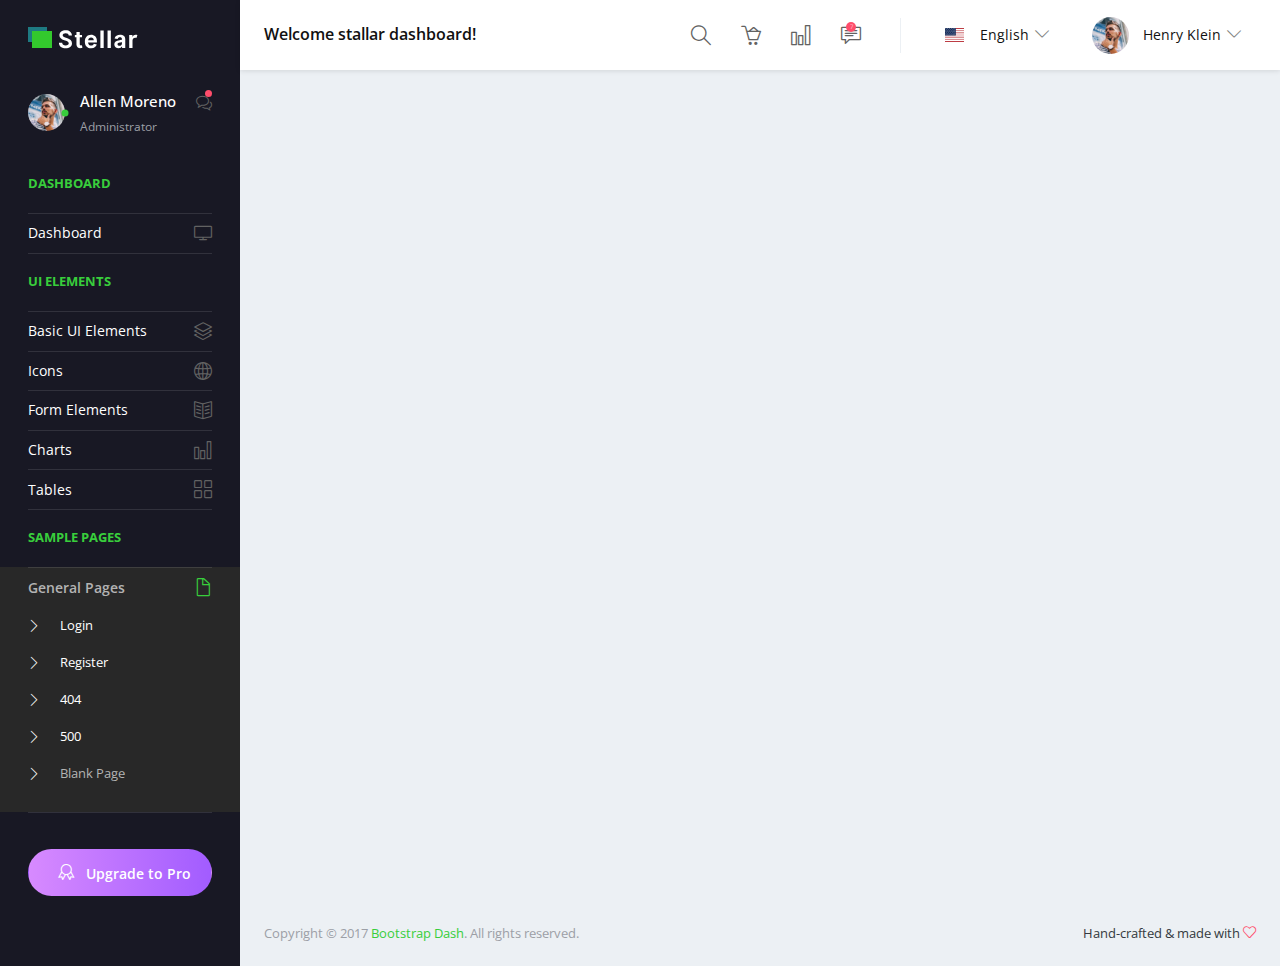
<file: Admin/pages/samples/blank-page.html>
<!DOCTYPE html>
<html lang="en">
  <head>
    <!-- Required meta tags -->
    <meta charset="utf-8">
    <meta name="viewport" content="width=device-width, initial-scale=1, shrink-to-fit=no">
    <title>Stellar Admin</title>
    <!-- plugins:css -->
    <link rel="stylesheet" href="../../vendors/simple-line-icons/css/simple-line-icons.css">
    <link rel="stylesheet" href="../../vendors/flag-icon-css/css/flag-icon.min.css">
    <link rel="stylesheet" href="../../vendors/css/vendor.bundle.base.css">
    <!-- endinject -->
    <!-- Plugin css for this page -->
    <!-- End plugin css for this page -->
    <!-- inject:css -->
    <!-- endinject -->
    <!-- Layout styles -->
    <link rel="stylesheet" href="../../css/style.css" <!-- End layout styles -->
    <link rel="shortcut icon" href="../../images/favicon.png" />
  </head>
  <body>
    <div class="container-scroller">
      <!-- partial:../../partials/_navbar.html -->
      <nav class="navbar default-layout-navbar col-lg-12 col-12 p-0 fixed-top d-flex flex-row">
        <div class="navbar-brand-wrapper d-flex align-items-center">
          <a class="navbar-brand brand-logo" href="../../index.html">
            <img src="../../images/logo.svg" alt="logo" class="logo-dark" />
          </a>
          <a class="navbar-brand brand-logo-mini" href="../../index.html"><img src="../../images/logo-mini.svg" alt="logo" /></a>
        </div>
        <div class="navbar-menu-wrapper d-flex align-items-center flex-grow-1">
          <h5 class="mb-0 font-weight-medium d-none d-lg-flex">Welcome stallar dashboard!</h5>
          <ul class="navbar-nav navbar-nav-right ml-auto">
            <form class="search-form d-none d-md-block" action="#">
              <i class="icon-magnifier"></i>
              <input type="search" class="form-control" placeholder="Search Here" title="Search here">
            </form>
            <li class="nav-item"><a href="#" class="nav-link"><i class="icon-basket-loaded"></i></a></li>
            <li class="nav-item"><a href="#" class="nav-link"><i class="icon-chart"></i></a></li>
            <li class="nav-item dropdown">
              <a class="nav-link count-indicator message-dropdown" id="messageDropdown" href="#" data-toggle="dropdown" aria-expanded="false">
                <i class="icon-speech"></i>
                <span class="count">7</span>
              </a>
              <div class="dropdown-menu dropdown-menu-right navbar-dropdown preview-list pb-0" aria-labelledby="messageDropdown">
                <a class="dropdown-item py-3">
                  <p class="mb-0 font-weight-medium float-left">You have 7 unread mails </p>
                  <span class="badge badge-pill badge-primary float-right">View all</span>
                </a>
                <div class="dropdown-divider"></div>
                <a class="dropdown-item preview-item">
                  <div class="preview-thumbnail">
                    <img src="../../images/faces/face10.jpg" alt="image" class="img-sm profile-pic"> </div>
                  <div class="preview-item-content flex-grow py-2">
                    <p class="preview-subject ellipsis font-weight-medium text-dark">Marian Garner </p>
                    <p class="font-weight-light small-text"> The meeting is cancelled </p>
                  </div>
                </a>
                <a class="dropdown-item preview-item">
                  <div class="preview-thumbnail">
                    <img src="../../images/faces/face12.jpg" alt="image" class="img-sm profile-pic"> </div>
                  <div class="preview-item-content flex-grow py-2">
                    <p class="preview-subject ellipsis font-weight-medium text-dark">David Grey </p>
                    <p class="font-weight-light small-text"> The meeting is cancelled </p>
                  </div>
                </a>
                <a class="dropdown-item preview-item">
                  <div class="preview-thumbnail">
                    <img src="../../images/faces/face1.jpg" alt="image" class="img-sm profile-pic"> </div>
                  <div class="preview-item-content flex-grow py-2">
                    <p class="preview-subject ellipsis font-weight-medium text-dark">Travis Jenkins </p>
                    <p class="font-weight-light small-text"> The meeting is cancelled </p>
                  </div>
                </a>
              </div>
            </li>
            <li class="nav-item dropdown language-dropdown d-none d-sm-flex align-items-center">
              <a class="nav-link d-flex align-items-center dropdown-toggle" id="LanguageDropdown" href="#" data-toggle="dropdown" aria-expanded="false">
                <div class="d-inline-flex mr-3">
                  <i class="flag-icon flag-icon-us"></i>
                </div>
                <span class="profile-text font-weight-normal">English</span>
              </a>
              <div class="dropdown-menu dropdown-menu-left navbar-dropdown py-2" aria-labelledby="LanguageDropdown">
                <a class="dropdown-item">
                  <i class="flag-icon flag-icon-us"></i> English </a>
                <a class="dropdown-item">
                  <i class="flag-icon flag-icon-fr"></i> French </a>
                <a class="dropdown-item">
                  <i class="flag-icon flag-icon-ae"></i> Arabic </a>
                <a class="dropdown-item">
                  <i class="flag-icon flag-icon-ru"></i> Russian </a>
              </div>
            </li>
            <li class="nav-item dropdown d-none d-xl-inline-flex user-dropdown">
              <a class="nav-link dropdown-toggle" id="UserDropdown" href="#" data-toggle="dropdown" aria-expanded="false">
                <img class="img-xs rounded-circle ml-2" src="../../images/faces/face8.jpg" alt="Profile image"> <span class="font-weight-normal"> Henry Klein </span></a>
              <div class="dropdown-menu dropdown-menu-right navbar-dropdown" aria-labelledby="UserDropdown">
                <div class="dropdown-header text-center">
                  <img class="img-md rounded-circle" src="../../images/faces/face8.jpg" alt="Profile image">
                  <p class="mb-1 mt-3">Allen Moreno</p>
                  <p class="font-weight-light text-muted mb-0">allenmoreno@gmail.com</p>
                </div>
                <a class="dropdown-item"><i class="dropdown-item-icon icon-user text-primary"></i> My Profile <span class="badge badge-pill badge-danger">1</span></a>
                <a class="dropdown-item"><i class="dropdown-item-icon icon-speech text-primary"></i> Messages</a>
                <a class="dropdown-item"><i class="dropdown-item-icon icon-energy text-primary"></i> Activity</a>
                <a class="dropdown-item"><i class="dropdown-item-icon icon-question text-primary"></i> FAQ</a>
                <a class="dropdown-item"><i class="dropdown-item-icon icon-power text-primary"></i>Sign Out</a>
              </div>
            </li>
          </ul>
          <button class="navbar-toggler navbar-toggler-right d-lg-none align-self-center" type="button" data-toggle="offcanvas">
            <span class="icon-menu"></span>
          </button>
        </div>
      </nav>
      <!-- partial -->
      <div class="container-fluid page-body-wrapper">
        <!-- partial:../../partials/_sidebar.html -->
        <nav class="sidebar sidebar-offcanvas" id="sidebar">
          <ul class="nav">
            <li class="nav-item nav-profile">
              <a href="#" class="nav-link">
                <div class="profile-image">
                  <img class="img-xs rounded-circle" src="../../images/faces/face8.jpg" alt="profile image">
                  <div class="dot-indicator bg-success"></div>
                </div>
                <div class="text-wrapper">
                  <p class="profile-name">Allen Moreno</p>
                  <p class="designation">Administrator</p>
                </div>
                <div class="icon-container">
                  <i class="icon-bubbles"></i>
                  <div class="dot-indicator bg-danger"></div>
                </div>
              </a>
            </li>
            <li class="nav-item nav-category">
              <span class="nav-link">Dashboard</span>
            </li>
            <li class="nav-item">
              <a class="nav-link" href="../../index.html">
                <span class="menu-title">Dashboard</span>
                <i class="icon-screen-desktop menu-icon"></i>
              </a>
            </li>
            <li class="nav-item nav-category"><span class="nav-link">UI Elements</span></li>
            <li class="nav-item">
              <a class="nav-link" data-toggle="collapse" href="#ui-basic" aria-expanded="false" aria-controls="ui-basic">
                <span class="menu-title">Basic UI Elements</span>
                <i class="icon-layers menu-icon"></i>
              </a>
              <div class="collapse" id="ui-basic">
                <ul class="nav flex-column sub-menu">
                  <li class="nav-item"> <a class="nav-link" href="../../pages/ui-features/buttons.html">Buttons</a></li>
                  <li class="nav-item"> <a class="nav-link" href="../../pages/ui-features/typography.html">Typography</a></li>
                </ul>
              </div>
            </li>
            <li class="nav-item">
              <a class="nav-link" href="../../pages/icons/simple-line-icons.html">
                <span class="menu-title">Icons</span>
                <i class="icon-globe menu-icon"></i>
              </a>
            </li>
            <li class="nav-item">
              <a class="nav-link" href="../../pages/forms/basic_elements.html">
                <span class="menu-title">Form Elements</span>
                <i class="icon-book-open menu-icon"></i>
              </a>
            </li>
            <li class="nav-item">
              <a class="nav-link" href="../../pages/charts/chartist.html">
                <span class="menu-title">Charts</span>
                <i class="icon-chart menu-icon"></i>
              </a>
            </li>
            <li class="nav-item">
              <a class="nav-link" href="../../pages/tables/basic-table.html">
                <span class="menu-title">Tables</span>
                <i class="icon-grid menu-icon"></i>
              </a>
            </li>
            <li class="nav-item nav-category"><span class="nav-link">Sample Pages</span></li>
            <li class="nav-item">
              <a class="nav-link" data-toggle="collapse" href="#auth" aria-expanded="false" aria-controls="auth">
                <span class="menu-title">General Pages</span>
                <i class="icon-doc menu-icon"></i>
              </a>
              <div class="collapse" id="auth">
                <ul class="nav flex-column sub-menu">
                  <li class="nav-item"> <a class="nav-link" href="../../pages/samples/login.html"> Login </a></li>
                  <li class="nav-item"> <a class="nav-link" href="../../pages/samples/register.html"> Register </a></li>
                  <li class="nav-item"> <a class="nav-link" href="../../pages/samples/error-404.html"> 404 </a></li>
                  <li class="nav-item"> <a class="nav-link" href="../../pages/samples/error-500.html"> 500 </a></li>
                  <li class="nav-item"> <a class="nav-link" href="../../pages/samples/blank-page.html"> Blank Page </a></li>
                </ul>
              </div>
            </li>
            <li class="nav-item pro-upgrade">
              <span class="nav-link">
                <a class="btn btn-block px-0 btn-rounded btn-upgrade" href="https://www.bootstrapdash.com/product/stellar-admin-template/" target="_blank"> <i class="icon-badge mx-2"></i> Upgrade to Pro</a>
              </span>
            </li>
          </ul>
        </nav>
        <!-- partial -->
        <div class="main-panel">
          <div class="content-wrapper">
          </div>
          <!-- content-wrapper ends -->
          <!-- partial:../../partials/_footer.html -->
          <footer class="footer">
            <div class="d-sm-flex justify-content-center justify-content-sm-between">
              <span class="text-muted text-center text-sm-left d-block d-sm-inline-block">Copyright © 2017 <a href="https://www.bootstrapdash.com/" target="_blank">Bootstrap Dash</a>. All rights reserved.</span>
              <span class="float-none float-sm-right d-block mt-1 mt-sm-0 text-center">Hand-crafted & made with <i class="icon-heart text-danger"></i></span>
            </div>
          </footer>
          <!-- partial -->
        </div>
        <!-- main-panel ends -->
      </div>
      <!-- page-body-wrapper ends -->
    </div>
    <!-- container-scroller -->
    <!-- plugins:js -->
    <script src="../../vendors/js/vendor.bundle.base.js"></script>
    <!-- endinject -->
    <!-- Plugin js for this page -->
    <!-- End plugin js for this page -->
    <!-- inject:js -->
    <script src="../../js/off-canvas.js"></script>
    <script src="../../js/misc.js"></script>
    <!-- endinject -->
    <!-- Custom js for this page -->
    <!-- End custom js for this page -->
  </body>
</html>
</file>
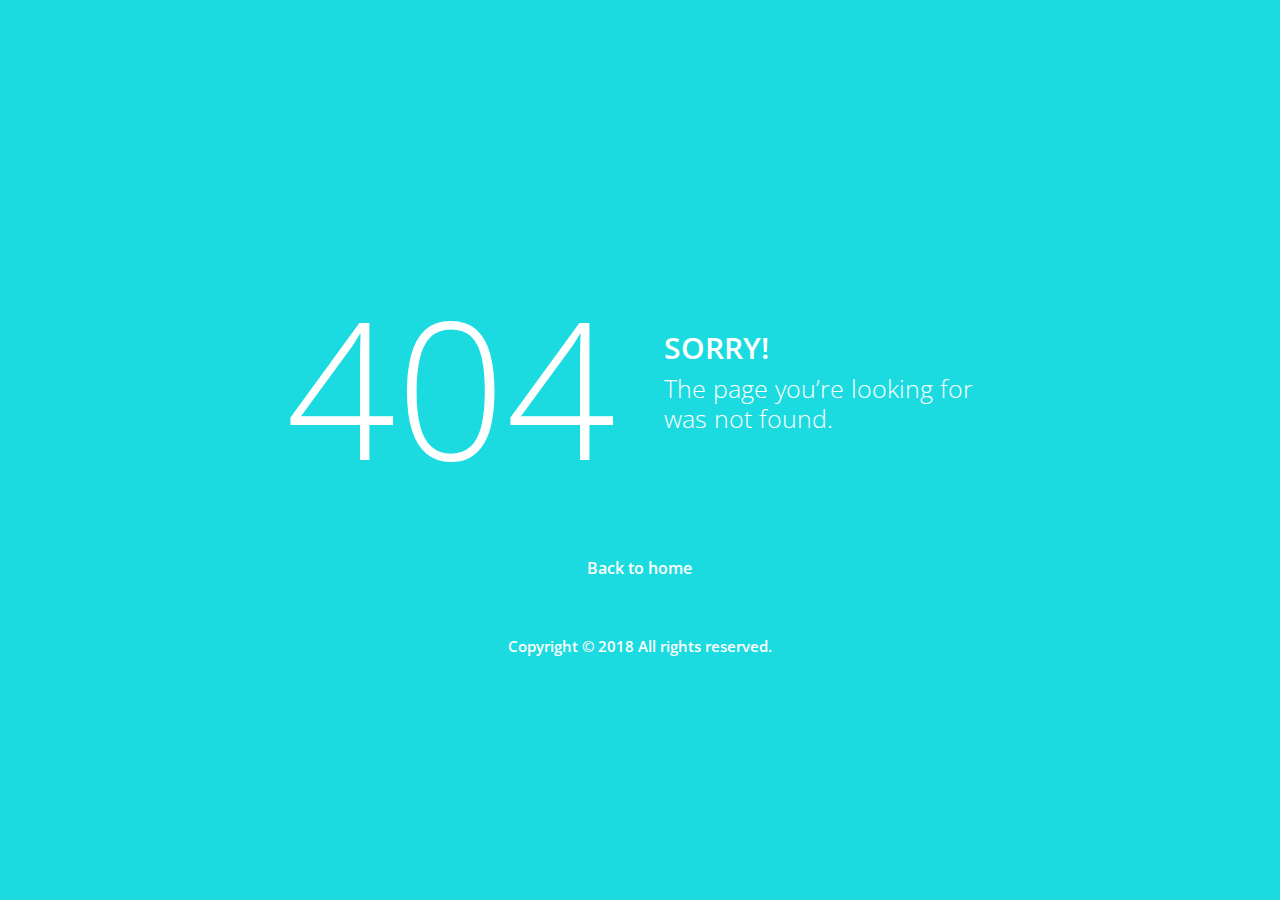
<file: Admin/pages/samples/error-404.html>
<!DOCTYPE html>
<html lang="en">
  <head>
    <!-- Required meta tags -->
    <meta charset="utf-8">
    <meta name="viewport" content="width=device-width, initial-scale=1, shrink-to-fit=no">
    <title>Stellar Admin</title>
    <!-- plugins:css -->
    <link rel="stylesheet" href="../../vendors/simple-line-icons/css/simple-line-icons.css">
    <link rel="stylesheet" href="../../vendors/flag-icon-css/css/flag-icon.min.css">
    <link rel="stylesheet" href="../../vendors/css/vendor.bundle.base.css">
    <!-- endinject -->
    <!-- Plugin css for this page -->
    <!-- End Plugin css for this page -->
    <!-- inject:css -->
    <!-- endinject -->
    <!-- Layout styles -->
    <link rel="stylesheet" href="../../css/style.css" <!-- End layout styles -->
    <link rel="shortcut icon" href="../../images/favicon.png" />
  </head>
  <body>
    <div class="container-scroller">
      <div class="container-fluid page-body-wrapper full-page-wrapper">
        <div class="content-wrapper d-flex align-items-center text-center error-page bg-primary">
          <div class="row flex-grow">
            <div class="col-lg-7 mx-auto text-white">
              <div class="row align-items-center d-flex flex-row">
                <div class="col-lg-6 text-lg-right pr-lg-4">
                  <h1 class="display-1 mb-0">404</h1>
                </div>
                <div class="col-lg-6 error-page-divider text-lg-left pl-lg-4">
                  <h2>SORRY!</h2>
                  <h3 class="font-weight-light">The page you’re looking for was not found.</h3>
                </div>
              </div>
              <div class="row mt-5">
                <div class="col-12 text-center mt-xl-2">
                  <a class="text-white font-weight-medium" href="../../index.html">Back to home</a>
                </div>
              </div>
              <div class="row mt-5">
                <div class="col-12 mt-xl-2">
                  <p class="text-white font-weight-medium text-center">Copyright &copy; 2018 All rights reserved.</p>
                </div>
              </div>
            </div>
          </div>
        </div>
        <!-- content-wrapper ends -->
      </div>
      <!-- page-body-wrapper ends -->
    </div>
    <!-- container-scroller -->
    <!-- plugins:js -->
    <script src="../../vendors/js/vendor.bundle.base.js"></script>
    <!-- endinject -->
    <!-- Plugin js for this page -->
    <!-- End plugin js for this page -->
    <!-- inject:js -->
    <script src="../../js/off-canvas.js"></script>
    <script src="../../js/misc.js"></script>
    <!-- endinject -->
  </body>
</html>
</file>
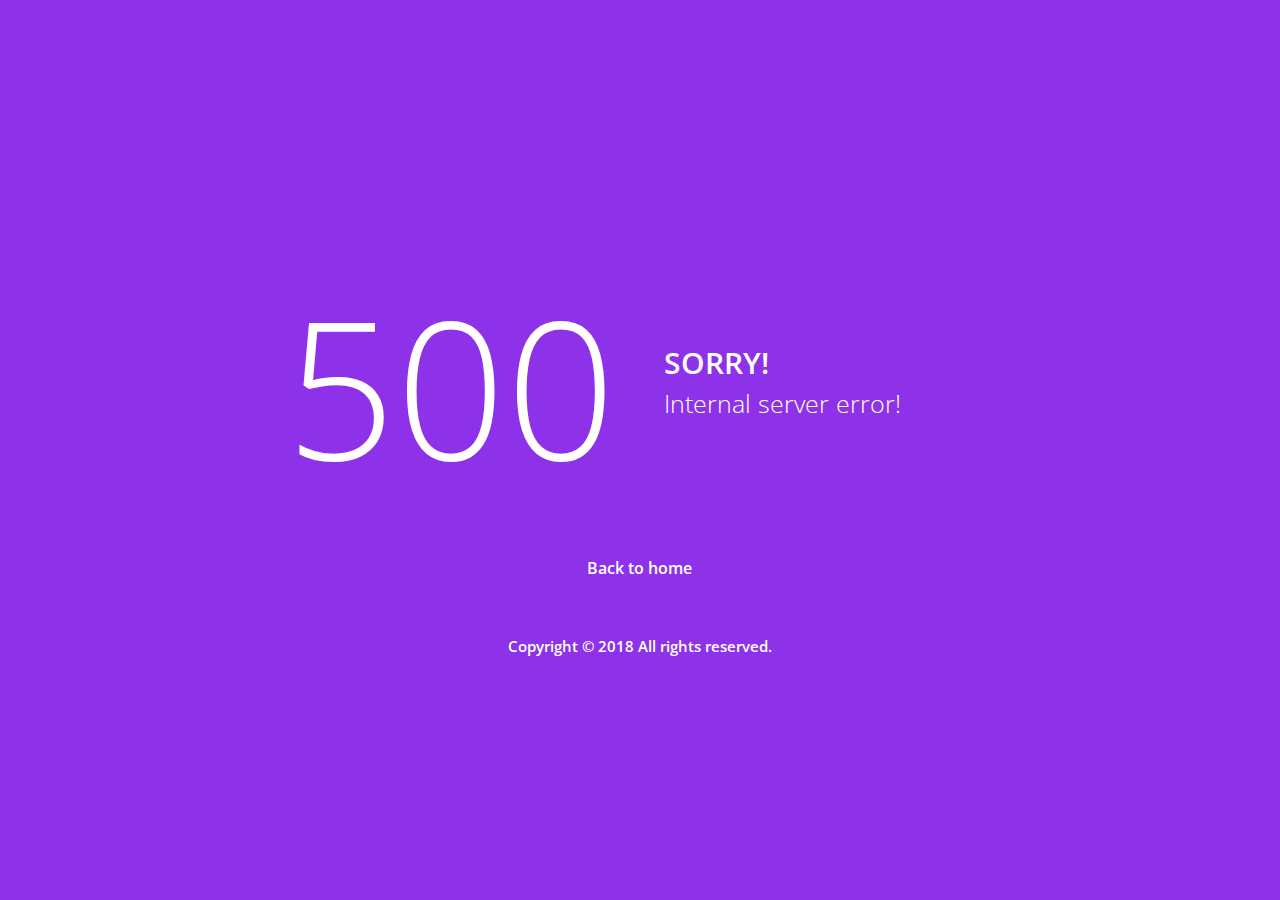
<file: Admin/pages/samples/error-500.html>
<!DOCTYPE html>
<html lang="en">
  <head>
    <!-- Required meta tags -->
    <meta charset="utf-8">
    <meta name="viewport" content="width=device-width, initial-scale=1, shrink-to-fit=no">
    <title>Stellar Admin</title>
    <!-- plugins:css -->
    <link rel="stylesheet" href="../../vendors/simple-line-icons/css/simple-line-icons.css">
    <link rel="stylesheet" href="../../vendors/flag-icon-css/css/flag-icon.min.css">
    <link rel="stylesheet" href="../../vendors/css/vendor.bundle.base.css">
    <!-- endinject -->
    <!-- Plugin css for this page -->
    <!-- End Plugin css for this page -->
    <!-- inject:css -->
    <!-- endinject -->
    <!-- Layout styles -->
    <link rel="stylesheet" href="../../css/style.css" <!-- End layout styles -->
    <link rel="shortcut icon" href="../../images/favicon.png" />
  </head>
  <body>
    <div class="container-scroller">
      <div class="container-fluid page-body-wrapper full-page-wrapper">
        <div class="content-wrapper d-flex align-items-center text-center error-page bg-info">
          <div class="row flex-grow">
            <div class="col-lg-7 mx-auto text-white">
              <div class="row align-items-center d-flex flex-row">
                <div class="col-lg-6 text-lg-right pr-lg-4">
                  <h1 class="display-1 mb-0">500</h1>
                </div>
                <div class="col-lg-6 error-page-divider text-lg-left pl-lg-4">
                  <h2>SORRY!</h2>
                  <h3 class="font-weight-light">Internal server error!</h3>
                </div>
              </div>
              <div class="row mt-5">
                <div class="col-12 text-center mt-xl-2">
                  <a class="text-white font-weight-medium" href="../../index.html">Back to home</a>
                </div>
              </div>
              <div class="row mt-5">
                <div class="col-12 mt-xl-2">
                  <p class="text-white font-weight-medium text-center">Copyright &copy; 2018 All rights reserved.</p>
                </div>
              </div>
            </div>
          </div>
        </div>
        <!-- content-wrapper ends -->
      </div>
      <!-- page-body-wrapper ends -->
    </div>
    <!-- container-scroller -->
    <!-- plugins:js -->
    <script src="../../vendors/js/vendor.bundle.base.js"></script>
    <!-- endinject -->
    <!-- Plugin js for this page -->
    <!-- End plugin js for this page -->
    <!-- inject:js -->
    <script src="../../js/off-canvas.js"></script>
    <script src="../../js/misc.js"></script>
    <!-- endinject -->
  </body>
</html>
</file>
<file: Admin/vendors/simple-line-icons/css/simple-line-icons.css>
@font-face {
  font-family: 'simple-line-icons';
  src: url('../fonts/Simple-Line-Icons.eot?v=2.4.0');
  src: url('../fonts/Simple-Line-Icons.eot?v=2.4.0#iefix') format('embedded-opentype'), url('../fonts/Simple-Line-Icons.woff2?v=2.4.0') format('woff2'), url('../fonts/Simple-Line-Icons.ttf?v=2.4.0') format('truetype'), url('../fonts/Simple-Line-Icons.woff?v=2.4.0') format('woff'), url('../fonts/Simple-Line-Icons.svg?v=2.4.0#simple-line-icons') format('svg');
  font-weight: normal;
  font-style: normal;
}
/*
 Use the following CSS code if you want to have a class per icon.
 Instead of a list of all class selectors, you can use the generic [class*="icon-"] selector, but it's slower:
*/
.icon-user,
.icon-people,
.icon-user-female,
.icon-user-follow,
.icon-user-following,
.icon-user-unfollow,
.icon-login,
.icon-logout,
.icon-emotsmile,
.icon-phone,
.icon-call-end,
.icon-call-in,
.icon-call-out,
.icon-map,
.icon-location-pin,
.icon-direction,
.icon-directions,
.icon-compass,
.icon-layers,
.icon-menu,
.icon-list,
.icon-options-vertical,
.icon-options,
.icon-arrow-down,
.icon-arrow-left,
.icon-arrow-right,
.icon-arrow-up,
.icon-arrow-up-circle,
.icon-arrow-left-circle,
.icon-arrow-right-circle,
.icon-arrow-down-circle,
.icon-check,
.icon-clock,
.icon-plus,
.icon-minus,
.icon-close,
.icon-event,
.icon-exclamation,
.icon-organization,
.icon-trophy,
.icon-screen-smartphone,
.icon-screen-desktop,
.icon-plane,
.icon-notebook,
.icon-mustache,
.icon-mouse,
.icon-magnet,
.icon-energy,
.icon-disc,
.icon-cursor,
.icon-cursor-move,
.icon-crop,
.icon-chemistry,
.icon-speedometer,
.icon-shield,
.icon-screen-tablet,
.icon-magic-wand,
.icon-hourglass,
.icon-graduation,
.icon-ghost,
.icon-game-controller,
.icon-fire,
.icon-eyeglass,
.icon-envelope-open,
.icon-envelope-letter,
.icon-bell,
.icon-badge,
.icon-anchor,
.icon-wallet,
.icon-vector,
.icon-speech,
.icon-puzzle,
.icon-printer,
.icon-present,
.icon-playlist,
.icon-pin,
.icon-picture,
.icon-handbag,
.icon-globe-alt,
.icon-globe,
.icon-folder-alt,
.icon-folder,
.icon-film,
.icon-feed,
.icon-drop,
.icon-drawer,
.icon-docs,
.icon-doc,
.icon-diamond,
.icon-cup,
.icon-calculator,
.icon-bubbles,
.icon-briefcase,
.icon-book-open,
.icon-basket-loaded,
.icon-basket,
.icon-bag,
.icon-action-undo,
.icon-action-redo,
.icon-wrench,
.icon-umbrella,
.icon-trash,
.icon-tag,
.icon-support,
.icon-frame,
.icon-size-fullscreen,
.icon-size-actual,
.icon-shuffle,
.icon-share-alt,
.icon-share,
.icon-rocket,
.icon-question,
.icon-pie-chart,
.icon-pencil,
.icon-note,
.icon-loop,
.icon-home,
.icon-grid,
.icon-graph,
.icon-microphone,
.icon-music-tone-alt,
.icon-music-tone,
.icon-earphones-alt,
.icon-earphones,
.icon-equalizer,
.icon-like,
.icon-dislike,
.icon-control-start,
.icon-control-rewind,
.icon-control-play,
.icon-control-pause,
.icon-control-forward,
.icon-control-end,
.icon-volume-1,
.icon-volume-2,
.icon-volume-off,
.icon-calendar,
.icon-bulb,
.icon-chart,
.icon-ban,
.icon-bubble,
.icon-camrecorder,
.icon-camera,
.icon-cloud-download,
.icon-cloud-upload,
.icon-envelope,
.icon-eye,
.icon-flag,
.icon-heart,
.icon-info,
.icon-key,
.icon-link,
.icon-lock,
.icon-lock-open,
.icon-magnifier,
.icon-magnifier-add,
.icon-magnifier-remove,
.icon-paper-clip,
.icon-paper-plane,
.icon-power,
.icon-refresh,
.icon-reload,
.icon-settings,
.icon-star,
.icon-symbol-female,
.icon-symbol-male,
.icon-target,
.icon-credit-card,
.icon-paypal,
.icon-social-tumblr,
.icon-social-twitter,
.icon-social-facebook,
.icon-social-instagram,
.icon-social-linkedin,
.icon-social-pinterest,
.icon-social-github,
.icon-social-google,
.icon-social-reddit,
.icon-social-skype,
.icon-social-dribbble,
.icon-social-behance,
.icon-social-foursqare,
.icon-social-soundcloud,
.icon-social-spotify,
.icon-social-stumbleupon,
.icon-social-youtube,
.icon-social-dropbox,
.icon-social-vkontakte,
.icon-social-steam {
  font-family: 'simple-line-icons';
  speak: none;
  font-style: normal;
  font-weight: normal;
  font-variant: normal;
  text-transform: none;
  line-height: 1;
  /* Better Font Rendering =========== */
  -webkit-font-smoothing: antialiased;
  -moz-osx-font-smoothing: grayscale;
}
.icon-user:before {
  content: "\e005";
}
.icon-people:before {
  content: "\e001";
}
.icon-user-female:before {
  content: "\e000";
}
.icon-user-follow:before {
  content: "\e002";
}
.icon-user-following:before {
  content: "\e003";
}
.icon-user-unfollow:before {
  content: "\e004";
}
.icon-login:before {
  content: "\e066";
}
.icon-logout:before {
  content: "\e065";
}
.icon-emotsmile:before {
  content: "\e021";
}
.icon-phone:before {
  content: "\e600";
}
.icon-call-end:before {
  content: "\e048";
}
.icon-call-in:before {
  content: "\e047";
}
.icon-call-out:before {
  content: "\e046";
}
.icon-map:before {
  content: "\e033";
}
.icon-location-pin:before {
  content: "\e096";
}
.icon-direction:before {
  content: "\e042";
}
.icon-directions:before {
  content: "\e041";
}
.icon-compass:before {
  content: "\e045";
}
.icon-layers:before {
  content: "\e034";
}
.icon-menu:before {
  content: "\e601";
}
.icon-list:before {
  content: "\e067";
}
.icon-options-vertical:before {
  content: "\e602";
}
.icon-options:before {
  content: "\e603";
}
.icon-arrow-down:before {
  content: "\e604";
}
.icon-arrow-left:before {
  content: "\e605";
}
.icon-arrow-right:before {
  content: "\e606";
}
.icon-arrow-up:before {
  content: "\e607";
}
.icon-arrow-up-circle:before {
  content: "\e078";
}
.icon-arrow-left-circle:before {
  content: "\e07a";
}
.icon-arrow-right-circle:before {
  content: "\e079";
}
.icon-arrow-down-circle:before {
  content: "\e07b";
}
.icon-check:before {
  content: "\e080";
}
.icon-clock:before {
  content: "\e081";
}
.icon-plus:before {
  content: "\e095";
}
.icon-minus:before {
  content: "\e615";
}
.icon-close:before {
  content: "\e082";
}
.icon-event:before {
  content: "\e619";
}
.icon-exclamation:before {
  content: "\e617";
}
.icon-organization:before {
  content: "\e616";
}
.icon-trophy:before {
  content: "\e006";
}
.icon-screen-smartphone:before {
  content: "\e010";
}
.icon-screen-desktop:before {
  content: "\e011";
}
.icon-plane:before {
  content: "\e012";
}
.icon-notebook:before {
  content: "\e013";
}
.icon-mustache:before {
  content: "\e014";
}
.icon-mouse:before {
  content: "\e015";
}
.icon-magnet:before {
  content: "\e016";
}
.icon-energy:before {
  content: "\e020";
}
.icon-disc:before {
  content: "\e022";
}
.icon-cursor:before {
  content: "\e06e";
}
.icon-cursor-move:before {
  content: "\e023";
}
.icon-crop:before {
  content: "\e024";
}
.icon-chemistry:before {
  content: "\e026";
}
.icon-speedometer:before {
  content: "\e007";
}
.icon-shield:before {
  content: "\e00e";
}
.icon-screen-tablet:before {
  content: "\e00f";
}
.icon-magic-wand:before {
  content: "\e017";
}
.icon-hourglass:before {
  content: "\e018";
}
.icon-graduation:before {
  content: "\e019";
}
.icon-ghost:before {
  content: "\e01a";
}
.icon-game-controller:before {
  content: "\e01b";
}
.icon-fire:before {
  content: "\e01c";
}
.icon-eyeglass:before {
  content: "\e01d";
}
.icon-envelope-open:before {
  content: "\e01e";
}
.icon-envelope-letter:before {
  content: "\e01f";
}
.icon-bell:before {
  content: "\e027";
}
.icon-badge:before {
  content: "\e028";
}
.icon-anchor:before {
  content: "\e029";
}
.icon-wallet:before {
  content: "\e02a";
}
.icon-vector:before {
  content: "\e02b";
}
.icon-speech:before {
  content: "\e02c";
}
.icon-puzzle:before {
  content: "\e02d";
}
.icon-printer:before {
  content: "\e02e";
}
.icon-present:before {
  content: "\e02f";
}
.icon-playlist:before {
  content: "\e030";
}
.icon-pin:before {
  content: "\e031";
}
.icon-picture:before {
  content: "\e032";
}
.icon-handbag:before {
  content: "\e035";
}
.icon-globe-alt:before {
  content: "\e036";
}
.icon-globe:before {
  content: "\e037";
}
.icon-folder-alt:before {
  content: "\e039";
}
.icon-folder:before {
  content: "\e089";
}
.icon-film:before {
  content: "\e03a";
}
.icon-feed:before {
  content: "\e03b";
}
.icon-drop:before {
  content: "\e03e";
}
.icon-drawer:before {
  content: "\e03f";
}
.icon-docs:before {
  content: "\e040";
}
.icon-doc:before {
  content: "\e085";
}
.icon-diamond:before {
  content: "\e043";
}
.icon-cup:before {
  content: "\e044";
}
.icon-calculator:before {
  content: "\e049";
}
.icon-bubbles:before {
  content: "\e04a";
}
.icon-briefcase:before {
  content: "\e04b";
}
.icon-book-open:before {
  content: "\e04c";
}
.icon-basket-loaded:before {
  content: "\e04d";
}
.icon-basket:before {
  content: "\e04e";
}
.icon-bag:before {
  content: "\e04f";
}
.icon-action-undo:before {
  content: "\e050";
}
.icon-action-redo:before {
  content: "\e051";
}
.icon-wrench:before {
  content: "\e052";
}
.icon-umbrella:before {
  content: "\e053";
}
.icon-trash:before {
  content: "\e054";
}
.icon-tag:before {
  content: "\e055";
}
.icon-support:before {
  content: "\e056";
}
.icon-frame:before {
  content: "\e038";
}
.icon-size-fullscreen:before {
  content: "\e057";
}
.icon-size-actual:before {
  content: "\e058";
}
.icon-shuffle:before {
  content: "\e059";
}
.icon-share-alt:before {
  content: "\e05a";
}
.icon-share:before {
  content: "\e05b";
}
.icon-rocket:before {
  content: "\e05c";
}
.icon-question:before {
  content: "\e05d";
}
.icon-pie-chart:before {
  content: "\e05e";
}
.icon-pencil:before {
  content: "\e05f";
}
.icon-note:before {
  content: "\e060";
}
.icon-loop:before {
  content: "\e064";
}
.icon-home:before {
  content: "\e069";
}
.icon-grid:before {
  content: "\e06a";
}
.icon-graph:before {
  content: "\e06b";
}
.icon-microphone:before {
  content: "\e063";
}
.icon-music-tone-alt:before {
  content: "\e061";
}
.icon-music-tone:before {
  content: "\e062";
}
.icon-earphones-alt:before {
  content: "\e03c";
}
.icon-earphones:before {
  content: "\e03d";
}
.icon-equalizer:before {
  content: "\e06c";
}
.icon-like:before {
  content: "\e068";
}
.icon-dislike:before {
  content: "\e06d";
}
.icon-control-start:before {
  content: "\e06f";
}
.icon-control-rewind:before {
  content: "\e070";
}
.icon-control-play:before {
  content: "\e071";
}
.icon-control-pause:before {
  content: "\e072";
}
.icon-control-forward:before {
  content: "\e073";
}
.icon-control-end:before {
  content: "\e074";
}
.icon-volume-1:before {
  content: "\e09f";
}
.icon-volume-2:before {
  content: "\e0a0";
}
.icon-volume-off:before {
  content: "\e0a1";
}
.icon-calendar:before {
  content: "\e075";
}
.icon-bulb:before {
  content: "\e076";
}
.icon-chart:before {
  content: "\e077";
}
.icon-ban:before {
  content: "\e07c";
}
.icon-bubble:before {
  content: "\e07d";
}
.icon-camrecorder:before {
  content: "\e07e";
}
.icon-camera:before {
  content: "\e07f";
}
.icon-cloud-download:before {
  content: "\e083";
}
.icon-cloud-upload:before {
  content: "\e084";
}
.icon-envelope:before {
  content: "\e086";
}
.icon-eye:before {
  content: "\e087";
}
.icon-flag:before {
  content: "\e088";
}
.icon-heart:before {
  content: "\e08a";
}
.icon-info:before {
  content: "\e08b";
}
.icon-key:before {
  content: "\e08c";
}
.icon-link:before {
  content: "\e08d";
}
.icon-lock:before {
  content: "\e08e";
}
.icon-lock-open:before {
  content: "\e08f";
}
.icon-magnifier:before {
  content: "\e090";
}
.icon-magnifier-add:before {
  content: "\e091";
}
.icon-magnifier-remove:before {
  content: "\e092";
}
.icon-paper-clip:before {
  content: "\e093";
}
.icon-paper-plane:before {
  content: "\e094";
}
.icon-power:before {
  content: "\e097";
}
.icon-refresh:before {
  content: "\e098";
}
.icon-reload:before {
  content: "\e099";
}
.icon-settings:before {
  content: "\e09a";
}
.icon-star:before {
  content: "\e09b";
}
.icon-symbol-female:before {
  content: "\e09c";
}
.icon-symbol-male:before {
  content: "\e09d";
}
.icon-target:before {
  content: "\e09e";
}
.icon-credit-card:before {
  content: "\e025";
}
.icon-paypal:before {
  content: "\e608";
}
.icon-social-tumblr:before {
  content: "\e00a";
}
.icon-social-twitter:before {
  content: "\e009";
}
.icon-social-facebook:before {
  content: "\e00b";
}
.icon-social-instagram:before {
  content: "\e609";
}
.icon-social-linkedin:before {
  content: "\e60a";
}
.icon-social-pinterest:before {
  content: "\e60b";
}
.icon-social-github:before {
  content: "\e60c";
}
.icon-social-google:before {
  content: "\e60d";
}
.icon-social-reddit:before {
  content: "\e60e";
}
.icon-social-skype:before {
  content: "\e60f";
}
.icon-social-dribbble:before {
  content: "\e00d";
}
.icon-social-behance:before {
  content: "\e610";
}
.icon-social-foursqare:before {
  content: "\e611";
}
.icon-social-soundcloud:before {
  content: "\e612";
}
.icon-social-spotify:before {
  content: "\e613";
}
.icon-social-stumbleupon:before {
  content: "\e614";
}
.icon-social-youtube:before {
  content: "\e008";
}
.icon-social-dropbox:before {
  content: "\e00c";
}
.icon-social-vkontakte:before {
  content: "\e618";
}
.icon-social-steam:before {
  content: "\e620";
}
</file>
<file: Admin/vendors/css/vendor.bundle.base.css>
/*
 * Container style
 */
.ps {
  overflow: hidden !important;
  overflow-anchor: none;
  -ms-overflow-style: none;
  touch-action: auto;
  -ms-touch-action: auto;
}

/*
 * Scrollbar rail styles
 */
.ps__rail-x {
  display: none;
  opacity: 0;
  transition: background-color .2s linear, opacity .2s linear;
  -webkit-transition: background-color .2s linear, opacity .2s linear;
  height: 15px;
  /* there must be 'bottom' or 'top' for ps__rail-x */
  bottom: 0px;
  /* please don't change 'position' */
  position: absolute;
}

.ps__rail-y {
  display: none;
  opacity: 0;
  transition: background-color .2s linear, opacity .2s linear;
  -webkit-transition: background-color .2s linear, opacity .2s linear;
  width: 15px;
  /* there must be 'right' or 'left' for ps__rail-y */
  right: 0;
  /* please don't change 'position' */
  position: absolute;
}

.ps--active-x > .ps__rail-x,
.ps--active-y > .ps__rail-y {
  display: block;
  background-color: transparent;
}

.ps:hover > .ps__rail-x,
.ps:hover > .ps__rail-y,
.ps--focus > .ps__rail-x,
.ps--focus > .ps__rail-y,
.ps--scrolling-x > .ps__rail-x,
.ps--scrolling-y > .ps__rail-y {
  opacity: 0.6;
}

.ps .ps__rail-x:hover,
.ps .ps__rail-y:hover,
.ps .ps__rail-x:focus,
.ps .ps__rail-y:focus,
.ps .ps__rail-x.ps--clicking,
.ps .ps__rail-y.ps--clicking {
  background-color: #eee;
  opacity: 0.9;
}

/*
 * Scrollbar thumb styles
 */
.ps__thumb-x {
  background-color: #aaa;
  border-radius: 6px;
  transition: background-color .2s linear, height .2s ease-in-out;
  -webkit-transition: background-color .2s linear, height .2s ease-in-out;
  height: 6px;
  /* there must be 'bottom' for ps__thumb-x */
  bottom: 2px;
  /* please don't change 'position' */
  position: absolute;
}

.ps__thumb-y {
  background-color: #aaa;
  border-radius: 6px;
  transition: background-color .2s linear, width .2s ease-in-out;
  -webkit-transition: background-color .2s linear, width .2s ease-in-out;
  width: 6px;
  /* there must be 'right' for ps__thumb-y */
  right: 2px;
  /* please don't change 'position' */
  position: absolute;
}

.ps__rail-x:hover > .ps__thumb-x,
.ps__rail-x:focus > .ps__thumb-x,
.ps__rail-x.ps--clicking .ps__thumb-x {
  background-color: #999;
  height: 11px;
}

.ps__rail-y:hover > .ps__thumb-y,
.ps__rail-y:focus > .ps__thumb-y,
.ps__rail-y.ps--clicking .ps__thumb-y {
  background-color: #999;
  width: 11px;
}

/* MS supports */
@supports (-ms-overflow-style: none) {
  .ps {
    overflow: auto !important;
  }
}

@media screen and (-ms-high-contrast: active), (-ms-high-contrast: none) {
  .ps {
    overflow: auto !important;
  }
}
</file>
<file: Admin/vendors/flag-icon-css/css/flag-icon.min.css>
.flag-icon-background{background-size:contain;background-position:50%;background-repeat:no-repeat}.flag-icon{background-size:contain;background-position:50%;background-repeat:no-repeat;position:relative;display:inline-block;width:1.33333333em;line-height:1em}.flag-icon:before{content:"\00a0"}.flag-icon.flag-icon-squared{width:1em}.flag-icon-ad{background-image:url(../flags/4x3/ad.svg)}.flag-icon-ad.flag-icon-squared{background-image:url(../flags/1x1/ad.svg)}.flag-icon-ae{background-image:url(../flags/4x3/ae.svg)}.flag-icon-ae.flag-icon-squared{background-image:url(../flags/1x1/ae.svg)}.flag-icon-af{background-image:url(../flags/4x3/af.svg)}.flag-icon-af.flag-icon-squared{background-image:url(../flags/1x1/af.svg)}.flag-icon-ag{background-image:url(../flags/4x3/ag.svg)}.flag-icon-ag.flag-icon-squared{background-image:url(../flags/1x1/ag.svg)}.flag-icon-ai{background-image:url(../flags/4x3/ai.svg)}.flag-icon-ai.flag-icon-squared{background-image:url(../flags/1x1/ai.svg)}.flag-icon-al{background-image:url(../flags/4x3/al.svg)}.flag-icon-al.flag-icon-squared{background-image:url(../flags/1x1/al.svg)}.flag-icon-am{background-image:url(../flags/4x3/am.svg)}.flag-icon-am.flag-icon-squared{background-image:url(../flags/1x1/am.svg)}.flag-icon-ao{background-image:url(../flags/4x3/ao.svg)}.flag-icon-ao.flag-icon-squared{background-image:url(../flags/1x1/ao.svg)}.flag-icon-aq{background-image:url(../flags/4x3/aq.svg)}.flag-icon-aq.flag-icon-squared{background-image:url(../flags/1x1/aq.svg)}.flag-icon-ar{background-image:url(../flags/4x3/ar.svg)}.flag-icon-ar.flag-icon-squared{background-image:url(../flags/1x1/ar.svg)}.flag-icon-as{background-image:url(../flags/4x3/as.svg)}.flag-icon-as.flag-icon-squared{background-image:url(../flags/1x1/as.svg)}.flag-icon-at{background-image:url(../flags/4x3/at.svg)}.flag-icon-at.flag-icon-squared{background-image:url(../flags/1x1/at.svg)}.flag-icon-au{background-image:url(../flags/4x3/au.svg)}.flag-icon-au.flag-icon-squared{background-image:url(../flags/1x1/au.svg)}.flag-icon-aw{background-image:url(../flags/4x3/aw.svg)}.flag-icon-aw.flag-icon-squared{background-image:url(../flags/1x1/aw.svg)}.flag-icon-ax{background-image:url(../flags/4x3/ax.svg)}.flag-icon-ax.flag-icon-squared{background-image:url(../flags/1x1/ax.svg)}.flag-icon-az{background-image:url(../flags/4x3/az.svg)}.flag-icon-az.flag-icon-squared{background-image:url(../flags/1x1/az.svg)}.flag-icon-ba{background-image:url(../flags/4x3/ba.svg)}.flag-icon-ba.flag-icon-squared{background-image:url(../flags/1x1/ba.svg)}.flag-icon-bb{background-image:url(../flags/4x3/bb.svg)}.flag-icon-bb.flag-icon-squared{background-image:url(../flags/1x1/bb.svg)}.flag-icon-bd{background-image:url(../flags/4x3/bd.svg)}.flag-icon-bd.flag-icon-squared{background-image:url(../flags/1x1/bd.svg)}.flag-icon-be{background-image:url(../flags/4x3/be.svg)}.flag-icon-be.flag-icon-squared{background-image:url(../flags/1x1/be.svg)}.flag-icon-bf{background-image:url(../flags/4x3/bf.svg)}.flag-icon-bf.flag-icon-squared{background-image:url(../flags/1x1/bf.svg)}.flag-icon-bg{background-image:url(../flags/4x3/bg.svg)}.flag-icon-bg.flag-icon-squared{background-image:url(../flags/1x1/bg.svg)}.flag-icon-bh{background-image:url(../flags/4x3/bh.svg)}.flag-icon-bh.flag-icon-squared{background-image:url(../flags/1x1/bh.svg)}.flag-icon-bi{background-image:url(../flags/4x3/bi.svg)}.flag-icon-bi.flag-icon-squared{background-image:url(../flags/1x1/bi.svg)}.flag-icon-bj{background-image:url(../flags/4x3/bj.svg)}.flag-icon-bj.flag-icon-squared{background-image:url(../flags/1x1/bj.svg)}.flag-icon-bl{background-image:url(../flags/4x3/bl.svg)}.flag-icon-bl.flag-icon-squared{background-image:url(../flags/1x1/bl.svg)}.flag-icon-bm{background-image:url(../flags/4x3/bm.svg)}.flag-icon-bm.flag-icon-squared{background-image:url(../flags/1x1/bm.svg)}.flag-icon-bn{background-image:url(../flags/4x3/bn.svg)}.flag-icon-bn.flag-icon-squared{background-image:url(../flags/1x1/bn.svg)}.flag-icon-bo{background-image:url(../flags/4x3/bo.svg)}.flag-icon-bo.flag-icon-squared{background-image:url(../flags/1x1/bo.svg)}.flag-icon-bq{background-image:url(../flags/4x3/bq.svg)}.flag-icon-bq.flag-icon-squared{background-image:url(../flags/1x1/bq.svg)}.flag-icon-br{background-image:url(../flags/4x3/br.svg)}.flag-icon-br.flag-icon-squared{background-image:url(../flags/1x1/br.svg)}.flag-icon-bs{background-image:url(../flags/4x3/bs.svg)}.flag-icon-bs.flag-icon-squared{background-image:url(../flags/1x1/bs.svg)}.flag-icon-bt{background-image:url(../flags/4x3/bt.svg)}.flag-icon-bt.flag-icon-squared{background-image:url(../flags/1x1/bt.svg)}.flag-icon-bv{background-image:url(../flags/4x3/bv.svg)}.flag-icon-bv.flag-icon-squared{background-image:url(../flags/1x1/bv.svg)}.flag-icon-bw{background-image:url(../flags/4x3/bw.svg)}.flag-icon-bw.flag-icon-squared{background-image:url(../flags/1x1/bw.svg)}.flag-icon-by{background-image:url(../flags/4x3/by.svg)}.flag-icon-by.flag-icon-squared{background-image:url(../flags/1x1/by.svg)}.flag-icon-bz{background-image:url(../flags/4x3/bz.svg)}.flag-icon-bz.flag-icon-squared{background-image:url(../flags/1x1/bz.svg)}.flag-icon-ca{background-image:url(../flags/4x3/ca.svg)}.flag-icon-ca.flag-icon-squared{background-image:url(../flags/1x1/ca.svg)}.flag-icon-cc{background-image:url(../flags/4x3/cc.svg)}.flag-icon-cc.flag-icon-squared{background-image:url(../flags/1x1/cc.svg)}.flag-icon-cd{background-image:url(../flags/4x3/cd.svg)}.flag-icon-cd.flag-icon-squared{background-image:url(../flags/1x1/cd.svg)}.flag-icon-cf{background-image:url(../flags/4x3/cf.svg)}.flag-icon-cf.flag-icon-squared{background-image:url(../flags/1x1/cf.svg)}.flag-icon-cg{background-image:url(../flags/4x3/cg.svg)}.flag-icon-cg.flag-icon-squared{background-image:url(../flags/1x1/cg.svg)}.flag-icon-ch{background-image:url(../flags/4x3/ch.svg)}.flag-icon-ch.flag-icon-squared{background-image:url(../flags/1x1/ch.svg)}.flag-icon-ci{background-image:url(../flags/4x3/ci.svg)}.flag-icon-ci.flag-icon-squared{background-image:url(../flags/1x1/ci.svg)}.flag-icon-ck{background-image:url(../flags/4x3/ck.svg)}.flag-icon-ck.flag-icon-squared{background-image:url(../flags/1x1/ck.svg)}.flag-icon-cl{background-image:url(../flags/4x3/cl.svg)}.flag-icon-cl.flag-icon-squared{background-image:url(../flags/1x1/cl.svg)}.flag-icon-cm{background-image:url(../flags/4x3/cm.svg)}.flag-icon-cm.flag-icon-squared{background-image:url(../flags/1x1/cm.svg)}.flag-icon-cn{background-image:url(../flags/4x3/cn.svg)}.flag-icon-cn.flag-icon-squared{background-image:url(../flags/1x1/cn.svg)}.flag-icon-co{background-image:url(../flags/4x3/co.svg)}.flag-icon-co.flag-icon-squared{background-image:url(../flags/1x1/co.svg)}.flag-icon-cr{background-image:url(../flags/4x3/cr.svg)}.flag-icon-cr.flag-icon-squared{background-image:url(../flags/1x1/cr.svg)}.flag-icon-cu{background-image:url(../flags/4x3/cu.svg)}.flag-icon-cu.flag-icon-squared{background-image:url(../flags/1x1/cu.svg)}.flag-icon-cv{background-image:url(../flags/4x3/cv.svg)}.flag-icon-cv.flag-icon-squared{background-image:url(../flags/1x1/cv.svg)}.flag-icon-cw{background-image:url(../flags/4x3/cw.svg)}.flag-icon-cw.flag-icon-squared{background-image:url(../flags/1x1/cw.svg)}.flag-icon-cx{background-image:url(../flags/4x3/cx.svg)}.flag-icon-cx.flag-icon-squared{background-image:url(../flags/1x1/cx.svg)}.flag-icon-cy{background-image:url(../flags/4x3/cy.svg)}.flag-icon-cy.flag-icon-squared{background-image:url(../flags/1x1/cy.svg)}.flag-icon-cz{background-image:url(../flags/4x3/cz.svg)}.flag-icon-cz.flag-icon-squared{background-image:url(../flags/1x1/cz.svg)}.flag-icon-de{background-image:url(../flags/4x3/de.svg)}.flag-icon-de.flag-icon-squared{background-image:url(../flags/1x1/de.svg)}.flag-icon-dj{background-image:url(../flags/4x3/dj.svg)}.flag-icon-dj.flag-icon-squared{background-image:url(../flags/1x1/dj.svg)}.flag-icon-dk{background-image:url(../flags/4x3/dk.svg)}.flag-icon-dk.flag-icon-squared{background-image:url(../flags/1x1/dk.svg)}.flag-icon-dm{background-image:url(../flags/4x3/dm.svg)}.flag-icon-dm.flag-icon-squared{background-image:url(../flags/1x1/dm.svg)}.flag-icon-do{background-image:url(../flags/4x3/do.svg)}.flag-icon-do.flag-icon-squared{background-image:url(../flags/1x1/do.svg)}.flag-icon-dz{background-image:url(../flags/4x3/dz.svg)}.flag-icon-dz.flag-icon-squared{background-image:url(../flags/1x1/dz.svg)}.flag-icon-ec{background-image:url(../flags/4x3/ec.svg)}.flag-icon-ec.flag-icon-squared{background-image:url(../flags/1x1/ec.svg)}.flag-icon-ee{background-image:url(../flags/4x3/ee.svg)}.flag-icon-ee.flag-icon-squared{background-image:url(../flags/1x1/ee.svg)}.flag-icon-eg{background-image:url(../flags/4x3/eg.svg)}.flag-icon-eg.flag-icon-squared{background-image:url(../flags/1x1/eg.svg)}.flag-icon-eh{background-image:url(../flags/4x3/eh.svg)}.flag-icon-eh.flag-icon-squared{background-image:url(../flags/1x1/eh.svg)}.flag-icon-er{background-image:url(../flags/4x3/er.svg)}.flag-icon-er.flag-icon-squared{background-image:url(../flags/1x1/er.svg)}.flag-icon-es{background-image:url(../flags/4x3/es.svg)}.flag-icon-es.flag-icon-squared{background-image:url(../flags/1x1/es.svg)}.flag-icon-et{background-image:url(../flags/4x3/et.svg)}.flag-icon-et.flag-icon-squared{background-image:url(../flags/1x1/et.svg)}.flag-icon-fi{background-image:url(../flags/4x3/fi.svg)}.flag-icon-fi.flag-icon-squared{background-image:url(../flags/1x1/fi.svg)}.flag-icon-fj{background-image:url(../flags/4x3/fj.svg)}.flag-icon-fj.flag-icon-squared{background-image:url(../flags/1x1/fj.svg)}.flag-icon-fk{background-image:url(../flags/4x3/fk.svg)}.flag-icon-fk.flag-icon-squared{background-image:url(../flags/1x1/fk.svg)}.flag-icon-fm{background-image:url(../flags/4x3/fm.svg)}.flag-icon-fm.flag-icon-squared{background-image:url(../flags/1x1/fm.svg)}.flag-icon-fo{background-image:url(../flags/4x3/fo.svg)}.flag-icon-fo.flag-icon-squared{background-image:url(../flags/1x1/fo.svg)}.flag-icon-fr{background-image:url(../flags/4x3/fr.svg)}.flag-icon-fr.flag-icon-squared{background-image:url(../flags/1x1/fr.svg)}.flag-icon-ga{background-image:url(../flags/4x3/ga.svg)}.flag-icon-ga.flag-icon-squared{background-image:url(../flags/1x1/ga.svg)}.flag-icon-gb{background-image:url(../flags/4x3/gb.svg)}.flag-icon-gb.flag-icon-squared{background-image:url(../flags/1x1/gb.svg)}.flag-icon-gd{background-image:url(../flags/4x3/gd.svg)}.flag-icon-gd.flag-icon-squared{background-image:url(../flags/1x1/gd.svg)}.flag-icon-ge{background-image:url(../flags/4x3/ge.svg)}.flag-icon-ge.flag-icon-squared{background-image:url(../flags/1x1/ge.svg)}.flag-icon-gf{background-image:url(../flags/4x3/gf.svg)}.flag-icon-gf.flag-icon-squared{background-image:url(../flags/1x1/gf.svg)}.flag-icon-gg{background-image:url(../flags/4x3/gg.svg)}.flag-icon-gg.flag-icon-squared{background-image:url(../flags/1x1/gg.svg)}.flag-icon-gh{background-image:url(../flags/4x3/gh.svg)}.flag-icon-gh.flag-icon-squared{background-image:url(../flags/1x1/gh.svg)}.flag-icon-gi{background-image:url(../flags/4x3/gi.svg)}.flag-icon-gi.flag-icon-squared{background-image:url(../flags/1x1/gi.svg)}.flag-icon-gl{background-image:url(../flags/4x3/gl.svg)}.flag-icon-gl.flag-icon-squared{background-image:url(../flags/1x1/gl.svg)}.flag-icon-gm{background-image:url(../flags/4x3/gm.svg)}.flag-icon-gm.flag-icon-squared{background-image:url(../flags/1x1/gm.svg)}.flag-icon-gn{background-image:url(../flags/4x3/gn.svg)}.flag-icon-gn.flag-icon-squared{background-image:url(../flags/1x1/gn.svg)}.flag-icon-gp{background-image:url(../flags/4x3/gp.svg)}.flag-icon-gp.flag-icon-squared{background-image:url(../flags/1x1/gp.svg)}.flag-icon-gq{background-image:url(../flags/4x3/gq.svg)}.flag-icon-gq.flag-icon-squared{background-image:url(../flags/1x1/gq.svg)}.flag-icon-gr{background-image:url(../flags/4x3/gr.svg)}.flag-icon-gr.flag-icon-squared{background-image:url(../flags/1x1/gr.svg)}.flag-icon-gs{background-image:url(../flags/4x3/gs.svg)}.flag-icon-gs.flag-icon-squared{background-image:url(../flags/1x1/gs.svg)}.flag-icon-gt{background-image:url(../flags/4x3/gt.svg)}.flag-icon-gt.flag-icon-squared{background-image:url(../flags/1x1/gt.svg)}.flag-icon-gu{background-image:url(../flags/4x3/gu.svg)}.flag-icon-gu.flag-icon-squared{background-image:url(../flags/1x1/gu.svg)}.flag-icon-gw{background-image:url(../flags/4x3/gw.svg)}.flag-icon-gw.flag-icon-squared{background-image:url(../flags/1x1/gw.svg)}.flag-icon-gy{background-image:url(../flags/4x3/gy.svg)}.flag-icon-gy.flag-icon-squared{background-image:url(../flags/1x1/gy.svg)}.flag-icon-hk{background-image:url(../flags/4x3/hk.svg)}.flag-icon-hk.flag-icon-squared{background-image:url(../flags/1x1/hk.svg)}.flag-icon-hm{background-image:url(../flags/4x3/hm.svg)}.flag-icon-hm.flag-icon-squared{background-image:url(../flags/1x1/hm.svg)}.flag-icon-hn{background-image:url(../flags/4x3/hn.svg)}.flag-icon-hn.flag-icon-squared{background-image:url(../flags/1x1/hn.svg)}.flag-icon-hr{background-image:url(../flags/4x3/hr.svg)}.flag-icon-hr.flag-icon-squared{background-image:url(../flags/1x1/hr.svg)}.flag-icon-ht{background-image:url(../flags/4x3/ht.svg)}.flag-icon-ht.flag-icon-squared{background-image:url(../flags/1x1/ht.svg)}.flag-icon-hu{background-image:url(../flags/4x3/hu.svg)}.flag-icon-hu.flag-icon-squared{background-image:url(../flags/1x1/hu.svg)}.flag-icon-id{background-image:url(../flags/4x3/id.svg)}.flag-icon-id.flag-icon-squared{background-image:url(../flags/1x1/id.svg)}.flag-icon-ie{background-image:url(../flags/4x3/ie.svg)}.flag-icon-ie.flag-icon-squared{background-image:url(../flags/1x1/ie.svg)}.flag-icon-il{background-image:url(../flags/4x3/il.svg)}.flag-icon-il.flag-icon-squared{background-image:url(../flags/1x1/il.svg)}.flag-icon-im{background-image:url(../flags/4x3/im.svg)}.flag-icon-im.flag-icon-squared{background-image:url(../flags/1x1/im.svg)}.flag-icon-in{background-image:url(../flags/4x3/in.svg)}.flag-icon-in.flag-icon-squared{background-image:url(../flags/1x1/in.svg)}.flag-icon-io{background-image:url(../flags/4x3/io.svg)}.flag-icon-io.flag-icon-squared{background-image:url(../flags/1x1/io.svg)}.flag-icon-iq{background-image:url(../flags/4x3/iq.svg)}.flag-icon-iq.flag-icon-squared{background-image:url(../flags/1x1/iq.svg)}.flag-icon-ir{background-image:url(../flags/4x3/ir.svg)}.flag-icon-ir.flag-icon-squared{background-image:url(../flags/1x1/ir.svg)}.flag-icon-is{background-image:url(../flags/4x3/is.svg)}.flag-icon-is.flag-icon-squared{background-image:url(../flags/1x1/is.svg)}.flag-icon-it{background-image:url(../flags/4x3/it.svg)}.flag-icon-it.flag-icon-squared{background-image:url(../flags/1x1/it.svg)}.flag-icon-je{background-image:url(../flags/4x3/je.svg)}.flag-icon-je.flag-icon-squared{background-image:url(../flags/1x1/je.svg)}.flag-icon-jm{background-image:url(../flags/4x3/jm.svg)}.flag-icon-jm.flag-icon-squared{background-image:url(../flags/1x1/jm.svg)}.flag-icon-jo{background-image:url(../flags/4x3/jo.svg)}.flag-icon-jo.flag-icon-squared{background-image:url(../flags/1x1/jo.svg)}.flag-icon-jp{background-image:url(../flags/4x3/jp.svg)}.flag-icon-jp.flag-icon-squared{background-image:url(../flags/1x1/jp.svg)}.flag-icon-ke{background-image:url(../flags/4x3/ke.svg)}.flag-icon-ke.flag-icon-squared{background-image:url(../flags/1x1/ke.svg)}.flag-icon-kg{background-image:url(../flags/4x3/kg.svg)}.flag-icon-kg.flag-icon-squared{background-image:url(../flags/1x1/kg.svg)}.flag-icon-kh{background-image:url(../flags/4x3/kh.svg)}.flag-icon-kh.flag-icon-squared{background-image:url(../flags/1x1/kh.svg)}.flag-icon-ki{background-image:url(../flags/4x3/ki.svg)}.flag-icon-ki.flag-icon-squared{background-image:url(../flags/1x1/ki.svg)}.flag-icon-km{background-image:url(../flags/4x3/km.svg)}.flag-icon-km.flag-icon-squared{background-image:url(../flags/1x1/km.svg)}.flag-icon-kn{background-image:url(../flags/4x3/kn.svg)}.flag-icon-kn.flag-icon-squared{background-image:url(../flags/1x1/kn.svg)}.flag-icon-kp{background-image:url(../flags/4x3/kp.svg)}.flag-icon-kp.flag-icon-squared{background-image:url(../flags/1x1/kp.svg)}.flag-icon-kr{background-image:url(../flags/4x3/kr.svg)}.flag-icon-kr.flag-icon-squared{background-image:url(../flags/1x1/kr.svg)}.flag-icon-kw{background-image:url(../flags/4x3/kw.svg)}.flag-icon-kw.flag-icon-squared{background-image:url(../flags/1x1/kw.svg)}.flag-icon-ky{background-image:url(../flags/4x3/ky.svg)}.flag-icon-ky.flag-icon-squared{background-image:url(../flags/1x1/ky.svg)}.flag-icon-kz{background-image:url(../flags/4x3/kz.svg)}.flag-icon-kz.flag-icon-squared{background-image:url(../flags/1x1/kz.svg)}.flag-icon-la{background-image:url(../flags/4x3/la.svg)}.flag-icon-la.flag-icon-squared{background-image:url(../flags/1x1/la.svg)}.flag-icon-lb{background-image:url(../flags/4x3/lb.svg)}.flag-icon-lb.flag-icon-squared{background-image:url(../flags/1x1/lb.svg)}.flag-icon-lc{background-image:url(../flags/4x3/lc.svg)}.flag-icon-lc.flag-icon-squared{background-image:url(../flags/1x1/lc.svg)}.flag-icon-li{background-image:url(../flags/4x3/li.svg)}.flag-icon-li.flag-icon-squared{background-image:url(../flags/1x1/li.svg)}.flag-icon-lk{background-image:url(../flags/4x3/lk.svg)}.flag-icon-lk.flag-icon-squared{background-image:url(../flags/1x1/lk.svg)}.flag-icon-lr{background-image:url(../flags/4x3/lr.svg)}.flag-icon-lr.flag-icon-squared{background-image:url(../flags/1x1/lr.svg)}.flag-icon-ls{background-image:url(../flags/4x3/ls.svg)}.flag-icon-ls.flag-icon-squared{background-image:url(../flags/1x1/ls.svg)}.flag-icon-lt{background-image:url(../flags/4x3/lt.svg)}.flag-icon-lt.flag-icon-squared{background-image:url(../flags/1x1/lt.svg)}.flag-icon-lu{background-image:url(../flags/4x3/lu.svg)}.flag-icon-lu.flag-icon-squared{background-image:url(../flags/1x1/lu.svg)}.flag-icon-lv{background-image:url(../flags/4x3/lv.svg)}.flag-icon-lv.flag-icon-squared{background-image:url(../flags/1x1/lv.svg)}.flag-icon-ly{background-image:url(../flags/4x3/ly.svg)}.flag-icon-ly.flag-icon-squared{background-image:url(../flags/1x1/ly.svg)}.flag-icon-ma{background-image:url(../flags/4x3/ma.svg)}.flag-icon-ma.flag-icon-squared{background-image:url(../flags/1x1/ma.svg)}.flag-icon-mc{background-image:url(../flags/4x3/mc.svg)}.flag-icon-mc.flag-icon-squared{background-image:url(../flags/1x1/mc.svg)}.flag-icon-md{background-image:url(../flags/4x3/md.svg)}.flag-icon-md.flag-icon-squared{background-image:url(../flags/1x1/md.svg)}.flag-icon-me{background-image:url(../flags/4x3/me.svg)}.flag-icon-me.flag-icon-squared{background-image:url(../flags/1x1/me.svg)}.flag-icon-mf{background-image:url(../flags/4x3/mf.svg)}.flag-icon-mf.flag-icon-squared{background-image:url(../flags/1x1/mf.svg)}.flag-icon-mg{background-image:url(../flags/4x3/mg.svg)}.flag-icon-mg.flag-icon-squared{background-image:url(../flags/1x1/mg.svg)}.flag-icon-mh{background-image:url(../flags/4x3/mh.svg)}.flag-icon-mh.flag-icon-squared{background-image:url(../flags/1x1/mh.svg)}.flag-icon-mk{background-image:url(../flags/4x3/mk.svg)}.flag-icon-mk.flag-icon-squared{background-image:url(../flags/1x1/mk.svg)}.flag-icon-ml{background-image:url(../flags/4x3/ml.svg)}.flag-icon-ml.flag-icon-squared{background-image:url(../flags/1x1/ml.svg)}.flag-icon-mm{background-image:url(../flags/4x3/mm.svg)}.flag-icon-mm.flag-icon-squared{background-image:url(../flags/1x1/mm.svg)}.flag-icon-mn{background-image:url(../flags/4x3/mn.svg)}.flag-icon-mn.flag-icon-squared{background-image:url(../flags/1x1/mn.svg)}.flag-icon-mo{background-image:url(../flags/4x3/mo.svg)}.flag-icon-mo.flag-icon-squared{background-image:url(../flags/1x1/mo.svg)}.flag-icon-mp{background-image:url(../flags/4x3/mp.svg)}.flag-icon-mp.flag-icon-squared{background-image:url(../flags/1x1/mp.svg)}.flag-icon-mq{background-image:url(../flags/4x3/mq.svg)}.flag-icon-mq.flag-icon-squared{background-image:url(../flags/1x1/mq.svg)}.flag-icon-mr{background-image:url(../flags/4x3/mr.svg)}.flag-icon-mr.flag-icon-squared{background-image:url(../flags/1x1/mr.svg)}.flag-icon-ms{background-image:url(../flags/4x3/ms.svg)}.flag-icon-ms.flag-icon-squared{background-image:url(../flags/1x1/ms.svg)}.flag-icon-mt{background-image:url(../flags/4x3/mt.svg)}.flag-icon-mt.flag-icon-squared{background-image:url(../flags/1x1/mt.svg)}.flag-icon-mu{background-image:url(../flags/4x3/mu.svg)}.flag-icon-mu.flag-icon-squared{background-image:url(../flags/1x1/mu.svg)}.flag-icon-mv{background-image:url(../flags/4x3/mv.svg)}.flag-icon-mv.flag-icon-squared{background-image:url(../flags/1x1/mv.svg)}.flag-icon-mw{background-image:url(../flags/4x3/mw.svg)}.flag-icon-mw.flag-icon-squared{background-image:url(../flags/1x1/mw.svg)}.flag-icon-mx{background-image:url(../flags/4x3/mx.svg)}.flag-icon-mx.flag-icon-squared{background-image:url(../flags/1x1/mx.svg)}.flag-icon-my{background-image:url(../flags/4x3/my.svg)}.flag-icon-my.flag-icon-squared{background-image:url(../flags/1x1/my.svg)}.flag-icon-mz{background-image:url(../flags/4x3/mz.svg)}.flag-icon-mz.flag-icon-squared{background-image:url(../flags/1x1/mz.svg)}.flag-icon-na{background-image:url(../flags/4x3/na.svg)}.flag-icon-na.flag-icon-squared{background-image:url(../flags/1x1/na.svg)}.flag-icon-nc{background-image:url(../flags/4x3/nc.svg)}.flag-icon-nc.flag-icon-squared{background-image:url(../flags/1x1/nc.svg)}.flag-icon-ne{background-image:url(../flags/4x3/ne.svg)}.flag-icon-ne.flag-icon-squared{background-image:url(../flags/1x1/ne.svg)}.flag-icon-nf{background-image:url(../flags/4x3/nf.svg)}.flag-icon-nf.flag-icon-squared{background-image:url(../flags/1x1/nf.svg)}.flag-icon-ng{background-image:url(../flags/4x3/ng.svg)}.flag-icon-ng.flag-icon-squared{background-image:url(../flags/1x1/ng.svg)}.flag-icon-ni{background-image:url(../flags/4x3/ni.svg)}.flag-icon-ni.flag-icon-squared{background-image:url(../flags/1x1/ni.svg)}.flag-icon-nl{background-image:url(../flags/4x3/nl.svg)}.flag-icon-nl.flag-icon-squared{background-image:url(../flags/1x1/nl.svg)}.flag-icon-no{background-image:url(../flags/4x3/no.svg)}.flag-icon-no.flag-icon-squared{background-image:url(../flags/1x1/no.svg)}.flag-icon-np{background-image:url(../flags/4x3/np.svg)}.flag-icon-np.flag-icon-squared{background-image:url(../flags/1x1/np.svg)}.flag-icon-nr{background-image:url(../flags/4x3/nr.svg)}.flag-icon-nr.flag-icon-squared{background-image:url(../flags/1x1/nr.svg)}.flag-icon-nu{background-image:url(../flags/4x3/nu.svg)}.flag-icon-nu.flag-icon-squared{background-image:url(../flags/1x1/nu.svg)}.flag-icon-nz{background-image:url(../flags/4x3/nz.svg)}.flag-icon-nz.flag-icon-squared{background-image:url(../flags/1x1/nz.svg)}.flag-icon-om{background-image:url(../flags/4x3/om.svg)}.flag-icon-om.flag-icon-squared{background-image:url(../flags/1x1/om.svg)}.flag-icon-pa{background-image:url(../flags/4x3/pa.svg)}.flag-icon-pa.flag-icon-squared{background-image:url(../flags/1x1/pa.svg)}.flag-icon-pe{background-image:url(../flags/4x3/pe.svg)}.flag-icon-pe.flag-icon-squared{background-image:url(../flags/1x1/pe.svg)}.flag-icon-pf{background-image:url(../flags/4x3/pf.svg)}.flag-icon-pf.flag-icon-squared{background-image:url(../flags/1x1/pf.svg)}.flag-icon-pg{background-image:url(../flags/4x3/pg.svg)}.flag-icon-pg.flag-icon-squared{background-image:url(../flags/1x1/pg.svg)}.flag-icon-ph{background-image:url(../flags/4x3/ph.svg)}.flag-icon-ph.flag-icon-squared{background-image:url(../flags/1x1/ph.svg)}.flag-icon-pk{background-image:url(../flags/4x3/pk.svg)}.flag-icon-pk.flag-icon-squared{background-image:url(../flags/1x1/pk.svg)}.flag-icon-pl{background-image:url(../flags/4x3/pl.svg)}.flag-icon-pl.flag-icon-squared{background-image:url(../flags/1x1/pl.svg)}.flag-icon-pm{background-image:url(../flags/4x3/pm.svg)}.flag-icon-pm.flag-icon-squared{background-image:url(../flags/1x1/pm.svg)}.flag-icon-pn{background-image:url(../flags/4x3/pn.svg)}.flag-icon-pn.flag-icon-squared{background-image:url(../flags/1x1/pn.svg)}.flag-icon-pr{background-image:url(../flags/4x3/pr.svg)}.flag-icon-pr.flag-icon-squared{background-image:url(../flags/1x1/pr.svg)}.flag-icon-ps{background-image:url(../flags/4x3/ps.svg)}.flag-icon-ps.flag-icon-squared{background-image:url(../flags/1x1/ps.svg)}.flag-icon-pt{background-image:url(../flags/4x3/pt.svg)}.flag-icon-pt.flag-icon-squared{background-image:url(../flags/1x1/pt.svg)}.flag-icon-pw{background-image:url(../flags/4x3/pw.svg)}.flag-icon-pw.flag-icon-squared{background-image:url(../flags/1x1/pw.svg)}.flag-icon-py{background-image:url(../flags/4x3/py.svg)}.flag-icon-py.flag-icon-squared{background-image:url(../flags/1x1/py.svg)}.flag-icon-qa{background-image:url(../flags/4x3/qa.svg)}.flag-icon-qa.flag-icon-squared{background-image:url(../flags/1x1/qa.svg)}.flag-icon-re{background-image:url(../flags/4x3/re.svg)}.flag-icon-re.flag-icon-squared{background-image:url(../flags/1x1/re.svg)}.flag-icon-ro{background-image:url(../flags/4x3/ro.svg)}.flag-icon-ro.flag-icon-squared{background-image:url(../flags/1x1/ro.svg)}.flag-icon-rs{background-image:url(../flags/4x3/rs.svg)}.flag-icon-rs.flag-icon-squared{background-image:url(../flags/1x1/rs.svg)}.flag-icon-ru{background-image:url(../flags/4x3/ru.svg)}.flag-icon-ru.flag-icon-squared{background-image:url(../flags/1x1/ru.svg)}.flag-icon-rw{background-image:url(../flags/4x3/rw.svg)}.flag-icon-rw.flag-icon-squared{background-image:url(../flags/1x1/rw.svg)}.flag-icon-sa{background-image:url(../flags/4x3/sa.svg)}.flag-icon-sa.flag-icon-squared{background-image:url(../flags/1x1/sa.svg)}.flag-icon-sb{background-image:url(../flags/4x3/sb.svg)}.flag-icon-sb.flag-icon-squared{background-image:url(../flags/1x1/sb.svg)}.flag-icon-sc{background-image:url(../flags/4x3/sc.svg)}.flag-icon-sc.flag-icon-squared{background-image:url(../flags/1x1/sc.svg)}.flag-icon-sd{background-image:url(../flags/4x3/sd.svg)}.flag-icon-sd.flag-icon-squared{background-image:url(../flags/1x1/sd.svg)}.flag-icon-se{background-image:url(../flags/4x3/se.svg)}.flag-icon-se.flag-icon-squared{background-image:url(../flags/1x1/se.svg)}.flag-icon-sg{background-image:url(../flags/4x3/sg.svg)}.flag-icon-sg.flag-icon-squared{background-image:url(../flags/1x1/sg.svg)}.flag-icon-sh{background-image:url(../flags/4x3/sh.svg)}.flag-icon-sh.flag-icon-squared{background-image:url(../flags/1x1/sh.svg)}.flag-icon-si{background-image:url(../flags/4x3/si.svg)}.flag-icon-si.flag-icon-squared{background-image:url(../flags/1x1/si.svg)}.flag-icon-sj{background-image:url(../flags/4x3/sj.svg)}.flag-icon-sj.flag-icon-squared{background-image:url(../flags/1x1/sj.svg)}.flag-icon-sk{background-image:url(../flags/4x3/sk.svg)}.flag-icon-sk.flag-icon-squared{background-image:url(../flags/1x1/sk.svg)}.flag-icon-sl{background-image:url(../flags/4x3/sl.svg)}.flag-icon-sl.flag-icon-squared{background-image:url(../flags/1x1/sl.svg)}.flag-icon-sm{background-image:url(../flags/4x3/sm.svg)}.flag-icon-sm.flag-icon-squared{background-image:url(../flags/1x1/sm.svg)}.flag-icon-sn{background-image:url(../flags/4x3/sn.svg)}.flag-icon-sn.flag-icon-squared{background-image:url(../flags/1x1/sn.svg)}.flag-icon-so{background-image:url(../flags/4x3/so.svg)}.flag-icon-so.flag-icon-squared{background-image:url(../flags/1x1/so.svg)}.flag-icon-sr{background-image:url(../flags/4x3/sr.svg)}.flag-icon-sr.flag-icon-squared{background-image:url(../flags/1x1/sr.svg)}.flag-icon-ss{background-image:url(../flags/4x3/ss.svg)}.flag-icon-ss.flag-icon-squared{background-image:url(../flags/1x1/ss.svg)}.flag-icon-st{background-image:url(../flags/4x3/st.svg)}.flag-icon-st.flag-icon-squared{background-image:url(../flags/1x1/st.svg)}.flag-icon-sv{background-image:url(../flags/4x3/sv.svg)}.flag-icon-sv.flag-icon-squared{background-image:url(../flags/1x1/sv.svg)}.flag-icon-sx{background-image:url(../flags/4x3/sx.svg)}.flag-icon-sx.flag-icon-squared{background-image:url(../flags/1x1/sx.svg)}.flag-icon-sy{background-image:url(../flags/4x3/sy.svg)}.flag-icon-sy.flag-icon-squared{background-image:url(../flags/1x1/sy.svg)}.flag-icon-sz{background-image:url(../flags/4x3/sz.svg)}.flag-icon-sz.flag-icon-squared{background-image:url(../flags/1x1/sz.svg)}.flag-icon-tc{background-image:url(../flags/4x3/tc.svg)}.flag-icon-tc.flag-icon-squared{background-image:url(../flags/1x1/tc.svg)}.flag-icon-td{background-image:url(../flags/4x3/td.svg)}.flag-icon-td.flag-icon-squared{background-image:url(../flags/1x1/td.svg)}.flag-icon-tf{background-image:url(../flags/4x3/tf.svg)}.flag-icon-tf.flag-icon-squared{background-image:url(../flags/1x1/tf.svg)}.flag-icon-tg{background-image:url(../flags/4x3/tg.svg)}.flag-icon-tg.flag-icon-squared{background-image:url(../flags/1x1/tg.svg)}.flag-icon-th{background-image:url(../flags/4x3/th.svg)}.flag-icon-th.flag-icon-squared{background-image:url(../flags/1x1/th.svg)}.flag-icon-tj{background-image:url(../flags/4x3/tj.svg)}.flag-icon-tj.flag-icon-squared{background-image:url(../flags/1x1/tj.svg)}.flag-icon-tk{background-image:url(../flags/4x3/tk.svg)}.flag-icon-tk.flag-icon-squared{background-image:url(../flags/1x1/tk.svg)}.flag-icon-tl{background-image:url(../flags/4x3/tl.svg)}.flag-icon-tl.flag-icon-squared{background-image:url(../flags/1x1/tl.svg)}.flag-icon-tm{background-image:url(../flags/4x3/tm.svg)}.flag-icon-tm.flag-icon-squared{background-image:url(../flags/1x1/tm.svg)}.flag-icon-tn{background-image:url(../flags/4x3/tn.svg)}.flag-icon-tn.flag-icon-squared{background-image:url(../flags/1x1/tn.svg)}.flag-icon-to{background-image:url(../flags/4x3/to.svg)}.flag-icon-to.flag-icon-squared{background-image:url(../flags/1x1/to.svg)}.flag-icon-tr{background-image:url(../flags/4x3/tr.svg)}.flag-icon-tr.flag-icon-squared{background-image:url(../flags/1x1/tr.svg)}.flag-icon-tt{background-image:url(../flags/4x3/tt.svg)}.flag-icon-tt.flag-icon-squared{background-image:url(../flags/1x1/tt.svg)}.flag-icon-tv{background-image:url(../flags/4x3/tv.svg)}.flag-icon-tv.flag-icon-squared{background-image:url(../flags/1x1/tv.svg)}.flag-icon-tw{background-image:url(../flags/4x3/tw.svg)}.flag-icon-tw.flag-icon-squared{background-image:url(../flags/1x1/tw.svg)}.flag-icon-tz{background-image:url(../flags/4x3/tz.svg)}.flag-icon-tz.flag-icon-squared{background-image:url(../flags/1x1/tz.svg)}.flag-icon-ua{background-image:url(../flags/4x3/ua.svg)}.flag-icon-ua.flag-icon-squared{background-image:url(../flags/1x1/ua.svg)}.flag-icon-ug{background-image:url(../flags/4x3/ug.svg)}.flag-icon-ug.flag-icon-squared{background-image:url(../flags/1x1/ug.svg)}.flag-icon-um{background-image:url(../flags/4x3/um.svg)}.flag-icon-um.flag-icon-squared{background-image:url(../flags/1x1/um.svg)}.flag-icon-us{background-image:url(../flags/4x3/us.svg)}.flag-icon-us.flag-icon-squared{background-image:url(../flags/1x1/us.svg)}.flag-icon-uy{background-image:url(../flags/4x3/uy.svg)}.flag-icon-uy.flag-icon-squared{background-image:url(../flags/1x1/uy.svg)}.flag-icon-uz{background-image:url(../flags/4x3/uz.svg)}.flag-icon-uz.flag-icon-squared{background-image:url(../flags/1x1/uz.svg)}.flag-icon-va{background-image:url(../flags/4x3/va.svg)}.flag-icon-va.flag-icon-squared{background-image:url(../flags/1x1/va.svg)}.flag-icon-vc{background-image:url(../flags/4x3/vc.svg)}.flag-icon-vc.flag-icon-squared{background-image:url(../flags/1x1/vc.svg)}.flag-icon-ve{background-image:url(../flags/4x3/ve.svg)}.flag-icon-ve.flag-icon-squared{background-image:url(../flags/1x1/ve.svg)}.flag-icon-vg{background-image:url(../flags/4x3/vg.svg)}.flag-icon-vg.flag-icon-squared{background-image:url(../flags/1x1/vg.svg)}.flag-icon-vi{background-image:url(../flags/4x3/vi.svg)}.flag-icon-vi.flag-icon-squared{background-image:url(../flags/1x1/vi.svg)}.flag-icon-vn{background-image:url(../flags/4x3/vn.svg)}.flag-icon-vn.flag-icon-squared{background-image:url(../flags/1x1/vn.svg)}.flag-icon-vu{background-image:url(../flags/4x3/vu.svg)}.flag-icon-vu.flag-icon-squared{background-image:url(../flags/1x1/vu.svg)}.flag-icon-wf{background-image:url(../flags/4x3/wf.svg)}.flag-icon-wf.flag-icon-squared{background-image:url(../flags/1x1/wf.svg)}.flag-icon-ws{background-image:url(../flags/4x3/ws.svg)}.flag-icon-ws.flag-icon-squared{background-image:url(../flags/1x1/ws.svg)}.flag-icon-ye{background-image:url(../flags/4x3/ye.svg)}.flag-icon-ye.flag-icon-squared{background-image:url(../flags/1x1/ye.svg)}.flag-icon-yt{background-image:url(../flags/4x3/yt.svg)}.flag-icon-yt.flag-icon-squared{background-image:url(../flags/1x1/yt.svg)}.flag-icon-za{background-image:url(../flags/4x3/za.svg)}.flag-icon-za.flag-icon-squared{background-image:url(../flags/1x1/za.svg)}.flag-icon-zm{background-image:url(../flags/4x3/zm.svg)}.flag-icon-zm.flag-icon-squared{background-image:url(../flags/1x1/zm.svg)}.flag-icon-zw{background-image:url(../flags/4x3/zw.svg)}.flag-icon-zw.flag-icon-squared{background-image:url(../flags/1x1/zw.svg)}.flag-icon-es-ct{background-image:url(../flags/4x3/es-ct.svg)}.flag-icon-es-ct.flag-icon-squared{background-image:url(../flags/1x1/es-ct.svg)}.flag-icon-eu{background-image:url(../flags/4x3/eu.svg)}.flag-icon-eu.flag-icon-squared{background-image:url(../flags/1x1/eu.svg)}.flag-icon-gb-eng{background-image:url(../flags/4x3/gb-eng.svg)}.flag-icon-gb-eng.flag-icon-squared{background-image:url(../flags/1x1/gb-eng.svg)}.flag-icon-gb-nir{background-image:url(../flags/4x3/gb-nir.svg)}.flag-icon-gb-nir.flag-icon-squared{background-image:url(../flags/1x1/gb-nir.svg)}.flag-icon-gb-sct{background-image:url(../flags/4x3/gb-sct.svg)}.flag-icon-gb-sct.flag-icon-squared{background-image:url(../flags/1x1/gb-sct.svg)}.flag-icon-gb-wls{background-image:url(../flags/4x3/gb-wls.svg)}.flag-icon-gb-wls.flag-icon-squared{background-image:url(../flags/1x1/gb-wls.svg)}.flag-icon-un{background-image:url(../flags/4x3/un.svg)}.flag-icon-un.flag-icon-squared{background-image:url(../flags/1x1/un.svg)}.flag-icon-xk{background-image:url(../flags/4x3/xk.svg)}.flag-icon-xk.flag-icon-squared{background-image:url(../flags/1x1/xk.svg)}
</file>
<file: Admin/vendors/chartist/chartist.min.css>
.ct-double-octave:after,.ct-major-eleventh:after,.ct-major-second:after,.ct-major-seventh:after,.ct-major-sixth:after,.ct-major-tenth:after,.ct-major-third:after,.ct-major-twelfth:after,.ct-minor-second:after,.ct-minor-seventh:after,.ct-minor-sixth:after,.ct-minor-third:after,.ct-octave:after,.ct-perfect-fifth:after,.ct-perfect-fourth:after,.ct-square:after{content:"";clear:both}.ct-label{fill:rgba(0,0,0,.4);color:rgba(0,0,0,.4);font-size:.75rem;line-height:1}.ct-grid-background,.ct-line{fill:none}.ct-chart-bar .ct-label,.ct-chart-line .ct-label{display:block;display:-webkit-box;display:-moz-box;display:-ms-flexbox;display:-webkit-flex;display:flex}.ct-chart-donut .ct-label,.ct-chart-pie .ct-label{dominant-baseline:central}.ct-label.ct-horizontal.ct-start{-webkit-box-align:flex-end;-webkit-align-items:flex-end;-ms-flex-align:flex-end;align-items:flex-end;-webkit-box-pack:flex-start;-webkit-justify-content:flex-start;-ms-flex-pack:flex-start;justify-content:flex-start;text-align:left;text-anchor:start}.ct-label.ct-horizontal.ct-end{-webkit-box-align:flex-start;-webkit-align-items:flex-start;-ms-flex-align:flex-start;align-items:flex-start;-webkit-box-pack:flex-start;-webkit-justify-content:flex-start;-ms-flex-pack:flex-start;justify-content:flex-start;text-align:left;text-anchor:start}.ct-label.ct-vertical.ct-start{-webkit-box-align:flex-end;-webkit-align-items:flex-end;-ms-flex-align:flex-end;align-items:flex-end;-webkit-box-pack:flex-end;-webkit-justify-content:flex-end;-ms-flex-pack:flex-end;justify-content:flex-end;text-align:right;text-anchor:end}.ct-label.ct-vertical.ct-end{-webkit-box-align:flex-end;-webkit-align-items:flex-end;-ms-flex-align:flex-end;align-items:flex-end;-webkit-box-pack:flex-start;-webkit-justify-content:flex-start;-ms-flex-pack:flex-start;justify-content:flex-start;text-align:left;text-anchor:start}.ct-chart-bar .ct-label.ct-horizontal.ct-start{-webkit-box-align:flex-end;-webkit-align-items:flex-end;-ms-flex-align:flex-end;align-items:flex-end;-webkit-box-pack:center;-webkit-justify-content:center;-ms-flex-pack:center;justify-content:center;text-align:center;text-anchor:start}.ct-chart-bar .ct-label.ct-horizontal.ct-end{-webkit-box-align:flex-start;-webkit-align-items:flex-start;-ms-flex-align:flex-start;align-items:flex-start;-webkit-box-pack:center;-webkit-justify-content:center;-ms-flex-pack:center;justify-content:center;text-align:center;text-anchor:start}.ct-chart-bar.ct-horizontal-bars .ct-label.ct-horizontal.ct-start{-webkit-box-align:flex-end;-webkit-align-items:flex-end;-ms-flex-align:flex-end;align-items:flex-end;-webkit-box-pack:flex-start;-webkit-justify-content:flex-start;-ms-flex-pack:flex-start;justify-content:flex-start;text-align:left;text-anchor:start}.ct-chart-bar.ct-horizontal-bars .ct-label.ct-horizontal.ct-end{-webkit-box-align:flex-start;-webkit-align-items:flex-start;-ms-flex-align:flex-start;align-items:flex-start;-webkit-box-pack:flex-start;-webkit-justify-content:flex-start;-ms-flex-pack:flex-start;justify-content:flex-start;text-align:left;text-anchor:start}.ct-chart-bar.ct-horizontal-bars .ct-label.ct-vertical.ct-start{-webkit-box-align:center;-webkit-align-items:center;-ms-flex-align:center;align-items:center;-webkit-box-pack:flex-end;-webkit-justify-content:flex-end;-ms-flex-pack:flex-end;justify-content:flex-end;text-align:right;text-anchor:end}.ct-chart-bar.ct-horizontal-bars .ct-label.ct-vertical.ct-end{-webkit-box-align:center;-webkit-align-items:center;-ms-flex-align:center;align-items:center;-webkit-box-pack:flex-start;-webkit-justify-content:flex-start;-ms-flex-pack:flex-start;justify-content:flex-start;text-align:left;text-anchor:end}.ct-grid{stroke:rgba(0,0,0,.2);stroke-width:1px;stroke-dasharray:2px}.ct-point{stroke-width:10px;stroke-linecap:round}.ct-line{stroke-width:4px}.ct-area{stroke:none;fill-opacity:.1}.ct-bar{fill:none;stroke-width:10px}.ct-slice-donut{fill:none;stroke-width:60px}.ct-series-a .ct-bar,.ct-series-a .ct-line,.ct-series-a .ct-point,.ct-series-a .ct-slice-donut{stroke:#d70206}.ct-series-a .ct-area,.ct-series-a .ct-slice-donut-solid,.ct-series-a .ct-slice-pie{fill:#d70206}.ct-series-b .ct-bar,.ct-series-b .ct-line,.ct-series-b .ct-point,.ct-series-b .ct-slice-donut{stroke:#f05b4f}.ct-series-b .ct-area,.ct-series-b .ct-slice-donut-solid,.ct-series-b .ct-slice-pie{fill:#f05b4f}.ct-series-c .ct-bar,.ct-series-c .ct-line,.ct-series-c .ct-point,.ct-series-c .ct-slice-donut{stroke:#f4c63d}.ct-series-c .ct-area,.ct-series-c .ct-slice-donut-solid,.ct-series-c .ct-slice-pie{fill:#f4c63d}.ct-series-d .ct-bar,.ct-series-d .ct-line,.ct-series-d .ct-point,.ct-series-d .ct-slice-donut{stroke:#d17905}.ct-series-d .ct-area,.ct-series-d .ct-slice-donut-solid,.ct-series-d .ct-slice-pie{fill:#d17905}.ct-series-e .ct-bar,.ct-series-e .ct-line,.ct-series-e .ct-point,.ct-series-e .ct-slice-donut{stroke:#453d3f}.ct-series-e .ct-area,.ct-series-e .ct-slice-donut-solid,.ct-series-e .ct-slice-pie{fill:#453d3f}.ct-series-f .ct-bar,.ct-series-f .ct-line,.ct-series-f .ct-point,.ct-series-f .ct-slice-donut{stroke:#59922b}.ct-series-f .ct-area,.ct-series-f .ct-slice-donut-solid,.ct-series-f .ct-slice-pie{fill:#59922b}.ct-series-g .ct-bar,.ct-series-g .ct-line,.ct-series-g .ct-point,.ct-series-g .ct-slice-donut{stroke:#0544d3}.ct-series-g .ct-area,.ct-series-g .ct-slice-donut-solid,.ct-series-g .ct-slice-pie{fill:#0544d3}.ct-series-h .ct-bar,.ct-series-h .ct-line,.ct-series-h .ct-point,.ct-series-h .ct-slice-donut{stroke:#6b0392}.ct-series-h .ct-area,.ct-series-h .ct-slice-donut-solid,.ct-series-h .ct-slice-pie{fill:#6b0392}.ct-series-i .ct-bar,.ct-series-i .ct-line,.ct-series-i .ct-point,.ct-series-i .ct-slice-donut{stroke:#f05b4f}.ct-series-i .ct-area,.ct-series-i .ct-slice-donut-solid,.ct-series-i .ct-slice-pie{fill:#f05b4f}.ct-series-j .ct-bar,.ct-series-j .ct-line,.ct-series-j .ct-point,.ct-series-j .ct-slice-donut{stroke:#dda458}.ct-series-j .ct-area,.ct-series-j .ct-slice-donut-solid,.ct-series-j .ct-slice-pie{fill:#dda458}.ct-series-k .ct-bar,.ct-series-k .ct-line,.ct-series-k .ct-point,.ct-series-k .ct-slice-donut{stroke:#eacf7d}.ct-series-k .ct-area,.ct-series-k .ct-slice-donut-solid,.ct-series-k .ct-slice-pie{fill:#eacf7d}.ct-series-l .ct-bar,.ct-series-l .ct-line,.ct-series-l .ct-point,.ct-series-l .ct-slice-donut{stroke:#86797d}.ct-series-l .ct-area,.ct-series-l .ct-slice-donut-solid,.ct-series-l .ct-slice-pie{fill:#86797d}.ct-series-m .ct-bar,.ct-series-m .ct-line,.ct-series-m .ct-point,.ct-series-m .ct-slice-donut{stroke:#b2c326}.ct-series-m .ct-area,.ct-series-m .ct-slice-donut-solid,.ct-series-m .ct-slice-pie{fill:#b2c326}.ct-series-n .ct-bar,.ct-series-n .ct-line,.ct-series-n .ct-point,.ct-series-n .ct-slice-donut{stroke:#6188e2}.ct-series-n .ct-area,.ct-series-n .ct-slice-donut-solid,.ct-series-n .ct-slice-pie{fill:#6188e2}.ct-series-o .ct-bar,.ct-series-o .ct-line,.ct-series-o .ct-point,.ct-series-o .ct-slice-donut{stroke:#a748ca}.ct-series-o .ct-area,.ct-series-o .ct-slice-donut-solid,.ct-series-o .ct-slice-pie{fill:#a748ca}.ct-square{display:block;position:relative;width:100%}.ct-square:before{display:block;float:left;content:"";width:0;height:0;padding-bottom:100%}.ct-square:after{display:table}.ct-square>svg{display:block;position:absolute;top:0;left:0}.ct-minor-second{display:block;position:relative;width:100%}.ct-minor-second:before{display:block;float:left;content:"";width:0;height:0;padding-bottom:93.75%}.ct-minor-second:after{display:table}.ct-minor-second>svg{display:block;position:absolute;top:0;left:0}.ct-major-second{display:block;position:relative;width:100%}.ct-major-second:before{display:block;float:left;content:"";width:0;height:0;padding-bottom:88.8888888889%}.ct-major-second:after{display:table}.ct-major-second>svg{display:block;position:absolute;top:0;left:0}.ct-minor-third{display:block;position:relative;width:100%}.ct-minor-third:before{display:block;float:left;content:"";width:0;height:0;padding-bottom:83.3333333333%}.ct-minor-third:after{display:table}.ct-minor-third>svg{display:block;position:absolute;top:0;left:0}.ct-major-third{display:block;position:relative;width:100%}.ct-major-third:before{display:block;float:left;content:"";width:0;height:0;padding-bottom:80%}.ct-major-third:after{display:table}.ct-major-third>svg{display:block;position:absolute;top:0;left:0}.ct-perfect-fourth{display:block;position:relative;width:100%}.ct-perfect-fourth:before{display:block;float:left;content:"";width:0;height:0;padding-bottom:75%}.ct-perfect-fourth:after{display:table}.ct-perfect-fourth>svg{display:block;position:absolute;top:0;left:0}.ct-perfect-fifth{display:block;position:relative;width:100%}.ct-perfect-fifth:before{display:block;float:left;content:"";width:0;height:0;padding-bottom:66.6666666667%}.ct-perfect-fifth:after{display:table}.ct-perfect-fifth>svg{display:block;position:absolute;top:0;left:0}.ct-minor-sixth{display:block;position:relative;width:100%}.ct-minor-sixth:before{display:block;float:left;content:"";width:0;height:0;padding-bottom:62.5%}.ct-minor-sixth:after{display:table}.ct-minor-sixth>svg{display:block;position:absolute;top:0;left:0}.ct-golden-section{display:block;position:relative;width:100%}.ct-golden-section:before{display:block;float:left;content:"";width:0;height:0;padding-bottom:61.804697157%}.ct-golden-section:after{content:"";display:table;clear:both}.ct-golden-section>svg{display:block;position:absolute;top:0;left:0}.ct-major-sixth{display:block;position:relative;width:100%}.ct-major-sixth:before{display:block;float:left;content:"";width:0;height:0;padding-bottom:60%}.ct-major-sixth:after{display:table}.ct-major-sixth>svg{display:block;position:absolute;top:0;left:0}.ct-minor-seventh{display:block;position:relative;width:100%}.ct-minor-seventh:before{display:block;float:left;content:"";width:0;height:0;padding-bottom:56.25%}.ct-minor-seventh:after{display:table}.ct-minor-seventh>svg{display:block;position:absolute;top:0;left:0}.ct-major-seventh{display:block;position:relative;width:100%}.ct-major-seventh:before{display:block;float:left;content:"";width:0;height:0;padding-bottom:53.3333333333%}.ct-major-seventh:after{display:table}.ct-major-seventh>svg{display:block;position:absolute;top:0;left:0}.ct-octave{display:block;position:relative;width:100%}.ct-octave:before{display:block;float:left;content:"";width:0;height:0;padding-bottom:50%}.ct-octave:after{display:table}.ct-octave>svg{display:block;position:absolute;top:0;left:0}.ct-major-tenth{display:block;position:relative;width:100%}.ct-major-tenth:before{display:block;float:left;content:"";width:0;height:0;padding-bottom:40%}.ct-major-tenth:after{display:table}.ct-major-tenth>svg{display:block;position:absolute;top:0;left:0}.ct-major-eleventh{display:block;position:relative;width:100%}.ct-major-eleventh:before{display:block;float:left;content:"";width:0;height:0;padding-bottom:37.5%}.ct-major-eleventh:after{display:table}.ct-major-eleventh>svg{display:block;position:absolute;top:0;left:0}.ct-major-twelfth{display:block;position:relative;width:100%}.ct-major-twelfth:before{display:block;float:left;content:"";width:0;height:0;padding-bottom:33.3333333333%}.ct-major-twelfth:after{display:table}.ct-major-twelfth>svg{display:block;position:absolute;top:0;left:0}.ct-double-octave{display:block;position:relative;width:100%}.ct-double-octave:before{display:block;float:left;content:"";width:0;height:0;padding-bottom:25%}.ct-double-octave:after{display:table}.ct-double-octave>svg{display:block;position:absolute;top:0;left:0}
</file>
